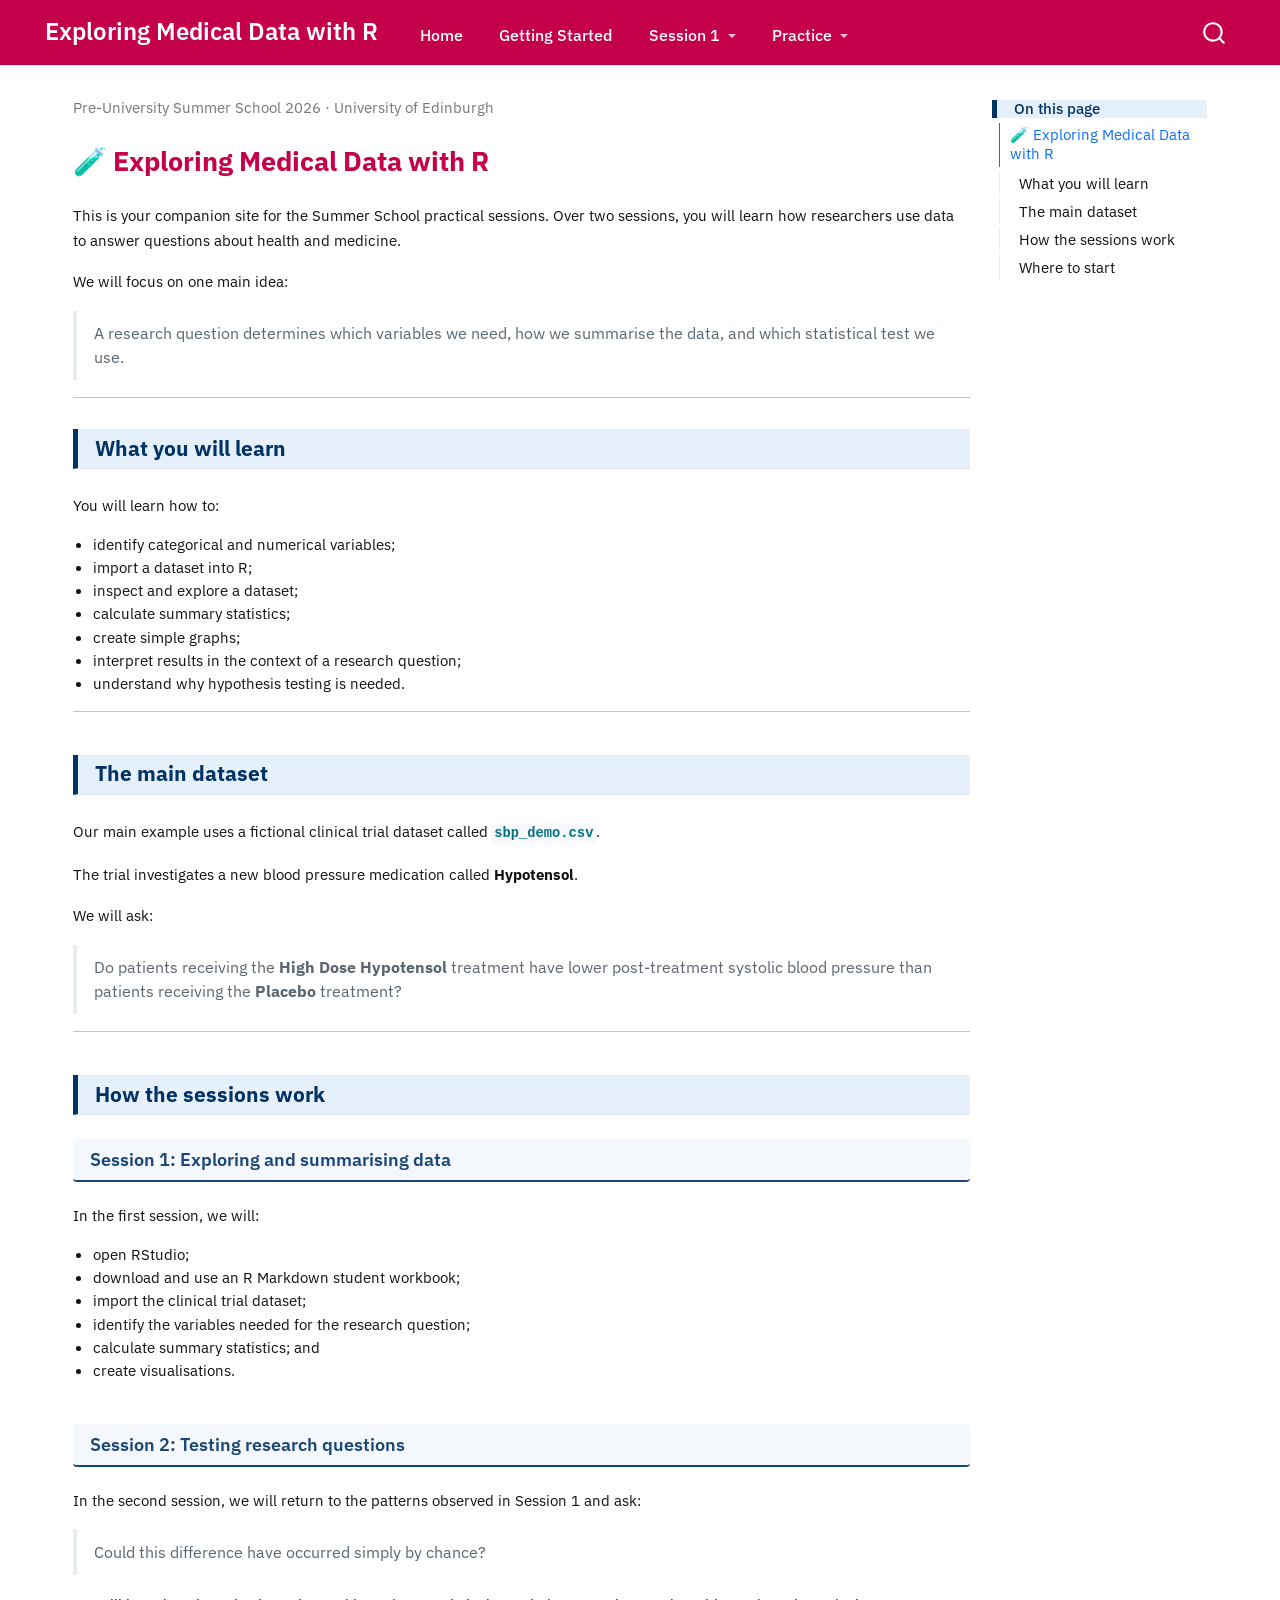
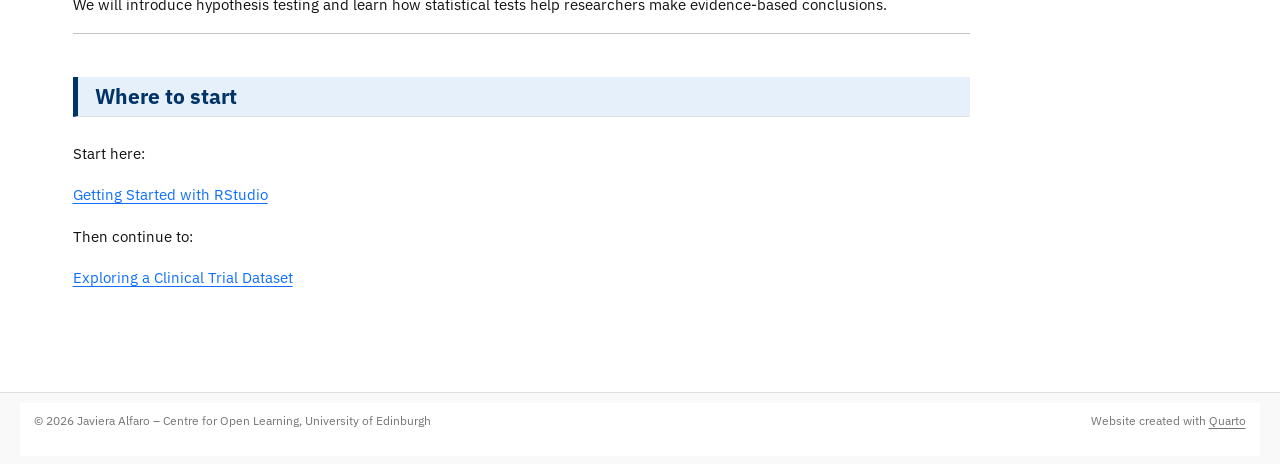
<file: docs/index.html>
<!DOCTYPE html>
<html xmlns="http://www.w3.org/1999/xhtml" lang="en" xml:lang="en"><head>

<meta charset="utf-8">
<meta name="generator" content="quarto-1.7.29">

<meta name="viewport" content="width=device-width, initial-scale=1.0, user-scalable=yes">


<title>quarto-input77909033ecdb08b1 – Exploring Medical Data with R</title>
<style>
code{white-space: pre-wrap;}
span.smallcaps{font-variant: small-caps;}
div.columns{display: flex; gap: min(4vw, 1.5em);}
div.column{flex: auto; overflow-x: auto;}
div.hanging-indent{margin-left: 1.5em; text-indent: -1.5em;}
ul.task-list{list-style: none;}
ul.task-list li input[type="checkbox"] {
  width: 0.8em;
  margin: 0 0.8em 0.2em -1em; /* quarto-specific, see https://github.com/quarto-dev/quarto-cli/issues/4556 */ 
  vertical-align: middle;
}
</style>


<script src="site_libs/quarto-nav/quarto-nav.js"></script>
<script src="site_libs/clipboard/clipboard.min.js"></script>
<script src="site_libs/quarto-search/autocomplete.umd.js"></script>
<script src="site_libs/quarto-search/fuse.min.js"></script>
<script src="site_libs/quarto-search/quarto-search.js"></script>
<meta name="quarto:offset" content="./">
<script src="site_libs/quarto-html/quarto.js" type="module"></script>
<script src="site_libs/quarto-html/tabsets/tabsets.js" type="module"></script>
<script src="site_libs/quarto-html/popper.min.js"></script>
<script src="site_libs/quarto-html/tippy.umd.min.js"></script>
<script src="site_libs/quarto-html/anchor.min.js"></script>
<link href="site_libs/quarto-html/tippy.css" rel="stylesheet">
<link href="site_libs/quarto-html/quarto-syntax-highlighting-0815c480559380816a4d1ea211a47e91.css" rel="stylesheet" id="quarto-text-highlighting-styles">
<script src="site_libs/bootstrap/bootstrap.min.js"></script>
<link href="site_libs/bootstrap/bootstrap-icons.css" rel="stylesheet">
<link href="site_libs/bootstrap/bootstrap-fca8a6032486dd4fe233f6eb4763da26.min.css" rel="stylesheet" append-hash="true" id="quarto-bootstrap" data-mode="light">
<script id="quarto-search-options" type="application/json">{
  "location": "navbar",
  "copy-button": false,
  "collapse-after": 3,
  "panel-placement": "end",
  "type": "overlay",
  "limit": 50,
  "keyboard-shortcut": [
    "f",
    "/",
    "s"
  ],
  "show-item-context": false,
  "language": {
    "search-no-results-text": "No results",
    "search-matching-documents-text": "matching documents",
    "search-copy-link-title": "Copy link to search",
    "search-hide-matches-text": "Hide additional matches",
    "search-more-match-text": "more match in this document",
    "search-more-matches-text": "more matches in this document",
    "search-clear-button-title": "Clear",
    "search-text-placeholder": "",
    "search-detached-cancel-button-title": "Cancel",
    "search-submit-button-title": "Submit",
    "search-label": "Search"
  }
}</script>
<style>

      .quarto-title-block .quarto-title-banner {
        background: none;
      }
</style>


<link rel="stylesheet" href="styles.css">
</head>

<body class="nav-fixed quarto-light">

<div id="quarto-search-results"></div>
  <header id="quarto-header" class="headroom fixed-top quarto-banner">
    <nav class="navbar navbar-expand-lg " data-bs-theme="dark">
      <div class="navbar-container container-fluid">
      <div class="navbar-brand-container mx-auto">
    <a class="navbar-brand" href="./index.html">
    <span class="navbar-title">Exploring Medical Data with R</span>
    </a>
  </div>
            <div id="quarto-search" class="" title="Search"></div>
          <button class="navbar-toggler" type="button" data-bs-toggle="collapse" data-bs-target="#navbarCollapse" aria-controls="navbarCollapse" role="menu" aria-expanded="false" aria-label="Toggle navigation" onclick="if (window.quartoToggleHeadroom) { window.quartoToggleHeadroom(); }">
  <span class="navbar-toggler-icon"></span>
</button>
          <div class="collapse navbar-collapse" id="navbarCollapse">
            <ul class="navbar-nav navbar-nav-scroll me-auto">
  <li class="nav-item">
    <a class="nav-link active" href="./index.html" aria-current="page"> 
<span class="menu-text">Home</span></a>
  </li>  
  <li class="nav-item">
    <a class="nav-link" href="./Getting_started_with_RStudio.html"> 
<span class="menu-text">Getting Started</span></a>
  </li>  
  <li class="nav-item dropdown ">
    <a class="nav-link dropdown-toggle" href="#" id="nav-menu-session-1" role="link" data-bs-toggle="dropdown" aria-expanded="false">
 <span class="menu-text">Session 1</span>
    </a>
    <ul class="dropdown-menu" aria-labelledby="nav-menu-session-1">    
        <li>
    <a class="dropdown-item" href="./Exploring_a_Clinical_Trial_Dataset.html">
 <span class="dropdown-text">Exploring a Clinical Trial Dataset</span></a>
  </li>  
        <li>
    <a class="dropdown-item" href="./Clinical_trial_summary.html">
 <span class="dropdown-text">Summary Statistics and Visualisation</span></a>
  </li>  
    </ul>
  </li>
  <li class="nav-item dropdown ">
    <a class="nav-link dropdown-toggle" href="#" id="nav-menu-practice" role="link" data-bs-toggle="dropdown" aria-expanded="false">
 <span class="menu-text">Practice</span>
    </a>
    <ul class="dropdown-menu" aria-labelledby="nav-menu-practice">    
        <li>
    <a class="dropdown-item" href="./student-templates/Session1_student_template_Clinical_Trial.Rmd">
 <span class="dropdown-text">Day 1 Student Template</span></a>
  </li>  
        <li>
    <a class="dropdown-item" href="./student-templates/Session1_do_it_yourself.Rmd">
 <span class="dropdown-text">Independent Practice</span></a>
  </li>  
    </ul>
  </li>
</ul>
          </div> <!-- /navcollapse -->
            <div class="quarto-navbar-tools">
</div>
      </div> <!-- /container-fluid -->
    </nav>
</header>
<!-- content -->
<header id="title-block-header" class="quarto-title-block"></header><div id="quarto-content" class="quarto-container page-columns page-rows-contents page-layout-full page-navbar">
<!-- sidebar -->
<!-- margin-sidebar -->
    <div id="quarto-margin-sidebar" class="sidebar margin-sidebar">
        <nav id="TOC" role="doc-toc" class="toc-active">
    <h2 id="toc-title">On this page</h2>
   
  <ul>
  <li><a href="#exploring-medical-data-with-r" id="toc-exploring-medical-data-with-r" class="nav-link active" data-scroll-target="#exploring-medical-data-with-r">🧪 Exploring Medical Data with R</a>
  <ul class="collapse">
  <li><a href="#what-you-will-learn" id="toc-what-you-will-learn" class="nav-link" data-scroll-target="#what-you-will-learn">What you will learn</a></li>
  <li><a href="#the-main-dataset" id="toc-the-main-dataset" class="nav-link" data-scroll-target="#the-main-dataset">The main dataset</a></li>
  <li><a href="#how-the-sessions-work" id="toc-how-the-sessions-work" class="nav-link" data-scroll-target="#how-the-sessions-work">How the sessions work</a>
  <ul class="collapse">
  <li><a href="#session-1-exploring-and-summarising-data" id="toc-session-1-exploring-and-summarising-data" class="nav-link" data-scroll-target="#session-1-exploring-and-summarising-data">Session 1: Exploring and summarising data</a></li>
  <li><a href="#session-2-testing-research-questions" id="toc-session-2-testing-research-questions" class="nav-link" data-scroll-target="#session-2-testing-research-questions">Session 2: Testing research questions</a></li>
  </ul></li>
  <li><a href="#where-to-start" id="toc-where-to-start" class="nav-link" data-scroll-target="#where-to-start">Where to start</a></li>
  </ul></li>
  </ul>
</nav>
    </div>
<!-- main -->
<main class="content quarto-banner-title-block column-page-left" id="quarto-document-content">




<p><span style="font-size: 0.9rem; color: #777;">Pre-University Summer School 2026 · University of Edinburgh</span></p>
<section id="exploring-medical-data-with-r" class="level1">
<h1>🧪 Exploring Medical Data with R</h1>
<p>This is your companion site for the Summer School practical sessions. Over two sessions, you will learn how researchers use data to answer questions about health and medicine.</p>
<p>We will focus on one main idea:</p>
<blockquote class="blockquote">
<p>A research question determines which variables we need, how we summarise the data, and which statistical test we use.</p>
</blockquote>
<hr>
<section id="what-you-will-learn" class="level2">
<h2 class="anchored" data-anchor-id="what-you-will-learn">What you will learn</h2>
<p>You will learn how to:</p>
<ul>
<li>identify categorical and numerical variables;</li>
<li>import a dataset into R;</li>
<li>inspect and explore a dataset;</li>
<li>calculate summary statistics;</li>
<li>create simple graphs;</li>
<li>interpret results in the context of a research question;</li>
<li>understand why hypothesis testing is needed.</li>
</ul>
<hr>
</section>
<section id="the-main-dataset" class="level2">
<h2 class="anchored" data-anchor-id="the-main-dataset">The main dataset</h2>
<p>Our main example uses a fictional clinical trial dataset called <code>sbp_demo.csv</code>.</p>
<p>The trial investigates a new blood pressure medication called <strong>Hypotensol</strong>.</p>
<p>We will ask:</p>
<blockquote class="blockquote">
<p>Do patients receiving the <strong>High Dose Hypotensol</strong> treatment have lower post-treatment systolic blood pressure than patients receiving the <strong>Placebo</strong> treatment?</p>
</blockquote>
<hr>
</section>
<section id="how-the-sessions-work" class="level2">
<h2 class="anchored" data-anchor-id="how-the-sessions-work">How the sessions work</h2>
<section id="session-1-exploring-and-summarising-data" class="level3">
<h3 class="anchored" data-anchor-id="session-1-exploring-and-summarising-data">Session 1: Exploring and summarising data</h3>
<p>In the first session, we will:</p>
<ul>
<li>open RStudio;</li>
<li>download and use an R Markdown student workbook;</li>
<li>import the clinical trial dataset;</li>
<li>identify the variables needed for the research question;</li>
<li>calculate summary statistics; and</li>
<li>create visualisations.</li>
</ul>
</section>
<section id="session-2-testing-research-questions" class="level3">
<h3 class="anchored" data-anchor-id="session-2-testing-research-questions">Session 2: Testing research questions</h3>
<p>In the second session, we will return to the patterns observed in Session 1 and ask:</p>
<blockquote class="blockquote">
<p>Could this difference have occurred simply by chance?</p>
</blockquote>
<p>We will introduce hypothesis testing and learn how statistical tests help researchers make evidence-based conclusions.</p>
<hr>
</section>
</section>
<section id="where-to-start" class="level2">
<h2 class="anchored" data-anchor-id="where-to-start">Where to start</h2>
<p>Start here:</p>
<p><strong><a href="Getting_started_with_RStudio.html">Getting Started with RStudio</a></strong></p>
<p>Then continue to:</p>
<p><strong><a href="Exploring_a_Clinical_Trial_Dataset.html">Exploring a Clinical Trial Dataset</a></strong></p>


</section>
</section>

</main> <!-- /main -->
<script id="quarto-html-after-body" type="application/javascript">
  window.document.addEventListener("DOMContentLoaded", function (event) {
    const icon = "";
    const anchorJS = new window.AnchorJS();
    anchorJS.options = {
      placement: 'right',
      icon: icon
    };
    anchorJS.add('.anchored');
    const isCodeAnnotation = (el) => {
      for (const clz of el.classList) {
        if (clz.startsWith('code-annotation-')) {                     
          return true;
        }
      }
      return false;
    }
    const onCopySuccess = function(e) {
      // button target
      const button = e.trigger;
      // don't keep focus
      button.blur();
      // flash "checked"
      button.classList.add('code-copy-button-checked');
      var currentTitle = button.getAttribute("title");
      button.setAttribute("title", "Copied!");
      let tooltip;
      if (window.bootstrap) {
        button.setAttribute("data-bs-toggle", "tooltip");
        button.setAttribute("data-bs-placement", "left");
        button.setAttribute("data-bs-title", "Copied!");
        tooltip = new bootstrap.Tooltip(button, 
          { trigger: "manual", 
            customClass: "code-copy-button-tooltip",
            offset: [0, -8]});
        tooltip.show();    
      }
      setTimeout(function() {
        if (tooltip) {
          tooltip.hide();
          button.removeAttribute("data-bs-title");
          button.removeAttribute("data-bs-toggle");
          button.removeAttribute("data-bs-placement");
        }
        button.setAttribute("title", currentTitle);
        button.classList.remove('code-copy-button-checked');
      }, 1000);
      // clear code selection
      e.clearSelection();
    }
    const getTextToCopy = function(trigger) {
        const codeEl = trigger.previousElementSibling.cloneNode(true);
        for (const childEl of codeEl.children) {
          if (isCodeAnnotation(childEl)) {
            childEl.remove();
          }
        }
        return codeEl.innerText;
    }
    const clipboard = new window.ClipboardJS('.code-copy-button:not([data-in-quarto-modal])', {
      text: getTextToCopy
    });
    clipboard.on('success', onCopySuccess);
    if (window.document.getElementById('quarto-embedded-source-code-modal')) {
      const clipboardModal = new window.ClipboardJS('.code-copy-button[data-in-quarto-modal]', {
        text: getTextToCopy,
        container: window.document.getElementById('quarto-embedded-source-code-modal')
      });
      clipboardModal.on('success', onCopySuccess);
    }
      var localhostRegex = new RegExp(/^(?:http|https):\/\/localhost\:?[0-9]*\//);
      var mailtoRegex = new RegExp(/^mailto:/);
        var filterRegex = new RegExp('/' + window.location.host + '/');
      var isInternal = (href) => {
          return filterRegex.test(href) || localhostRegex.test(href) || mailtoRegex.test(href);
      }
      // Inspect non-navigation links and adorn them if external
     var links = window.document.querySelectorAll('a[href]:not(.nav-link):not(.navbar-brand):not(.toc-action):not(.sidebar-link):not(.sidebar-item-toggle):not(.pagination-link):not(.no-external):not([aria-hidden]):not(.dropdown-item):not(.quarto-navigation-tool):not(.about-link)');
      for (var i=0; i<links.length; i++) {
        const link = links[i];
        if (!isInternal(link.href)) {
          // undo the damage that might have been done by quarto-nav.js in the case of
          // links that we want to consider external
          if (link.dataset.originalHref !== undefined) {
            link.href = link.dataset.originalHref;
          }
        }
      }
    function tippyHover(el, contentFn, onTriggerFn, onUntriggerFn) {
      const config = {
        allowHTML: true,
        maxWidth: 500,
        delay: 100,
        arrow: false,
        appendTo: function(el) {
            return el.parentElement;
        },
        interactive: true,
        interactiveBorder: 10,
        theme: 'quarto',
        placement: 'bottom-start',
      };
      if (contentFn) {
        config.content = contentFn;
      }
      if (onTriggerFn) {
        config.onTrigger = onTriggerFn;
      }
      if (onUntriggerFn) {
        config.onUntrigger = onUntriggerFn;
      }
      window.tippy(el, config); 
    }
    const noterefs = window.document.querySelectorAll('a[role="doc-noteref"]');
    for (var i=0; i<noterefs.length; i++) {
      const ref = noterefs[i];
      tippyHover(ref, function() {
        // use id or data attribute instead here
        let href = ref.getAttribute('data-footnote-href') || ref.getAttribute('href');
        try { href = new URL(href).hash; } catch {}
        const id = href.replace(/^#\/?/, "");
        const note = window.document.getElementById(id);
        if (note) {
          return note.innerHTML;
        } else {
          return "";
        }
      });
    }
    const xrefs = window.document.querySelectorAll('a.quarto-xref');
    const processXRef = (id, note) => {
      // Strip column container classes
      const stripColumnClz = (el) => {
        el.classList.remove("page-full", "page-columns");
        if (el.children) {
          for (const child of el.children) {
            stripColumnClz(child);
          }
        }
      }
      stripColumnClz(note)
      if (id === null || id.startsWith('sec-')) {
        // Special case sections, only their first couple elements
        const container = document.createElement("div");
        if (note.children && note.children.length > 2) {
          container.appendChild(note.children[0].cloneNode(true));
          for (let i = 1; i < note.children.length; i++) {
            const child = note.children[i];
            if (child.tagName === "P" && child.innerText === "") {
              continue;
            } else {
              container.appendChild(child.cloneNode(true));
              break;
            }
          }
          if (window.Quarto?.typesetMath) {
            window.Quarto.typesetMath(container);
          }
          return container.innerHTML
        } else {
          if (window.Quarto?.typesetMath) {
            window.Quarto.typesetMath(note);
          }
          return note.innerHTML;
        }
      } else {
        // Remove any anchor links if they are present
        const anchorLink = note.querySelector('a.anchorjs-link');
        if (anchorLink) {
          anchorLink.remove();
        }
        if (window.Quarto?.typesetMath) {
          window.Quarto.typesetMath(note);
        }
        if (note.classList.contains("callout")) {
          return note.outerHTML;
        } else {
          return note.innerHTML;
        }
      }
    }
    for (var i=0; i<xrefs.length; i++) {
      const xref = xrefs[i];
      tippyHover(xref, undefined, function(instance) {
        instance.disable();
        let url = xref.getAttribute('href');
        let hash = undefined; 
        if (url.startsWith('#')) {
          hash = url;
        } else {
          try { hash = new URL(url).hash; } catch {}
        }
        if (hash) {
          const id = hash.replace(/^#\/?/, "");
          const note = window.document.getElementById(id);
          if (note !== null) {
            try {
              const html = processXRef(id, note.cloneNode(true));
              instance.setContent(html);
            } finally {
              instance.enable();
              instance.show();
            }
          } else {
            // See if we can fetch this
            fetch(url.split('#')[0])
            .then(res => res.text())
            .then(html => {
              const parser = new DOMParser();
              const htmlDoc = parser.parseFromString(html, "text/html");
              const note = htmlDoc.getElementById(id);
              if (note !== null) {
                const html = processXRef(id, note);
                instance.setContent(html);
              } 
            }).finally(() => {
              instance.enable();
              instance.show();
            });
          }
        } else {
          // See if we can fetch a full url (with no hash to target)
          // This is a special case and we should probably do some content thinning / targeting
          fetch(url)
          .then(res => res.text())
          .then(html => {
            const parser = new DOMParser();
            const htmlDoc = parser.parseFromString(html, "text/html");
            const note = htmlDoc.querySelector('main.content');
            if (note !== null) {
              // This should only happen for chapter cross references
              // (since there is no id in the URL)
              // remove the first header
              if (note.children.length > 0 && note.children[0].tagName === "HEADER") {
                note.children[0].remove();
              }
              const html = processXRef(null, note);
              instance.setContent(html);
            } 
          }).finally(() => {
            instance.enable();
            instance.show();
          });
        }
      }, function(instance) {
      });
    }
        let selectedAnnoteEl;
        const selectorForAnnotation = ( cell, annotation) => {
          let cellAttr = 'data-code-cell="' + cell + '"';
          let lineAttr = 'data-code-annotation="' +  annotation + '"';
          const selector = 'span[' + cellAttr + '][' + lineAttr + ']';
          return selector;
        }
        const selectCodeLines = (annoteEl) => {
          const doc = window.document;
          const targetCell = annoteEl.getAttribute("data-target-cell");
          const targetAnnotation = annoteEl.getAttribute("data-target-annotation");
          const annoteSpan = window.document.querySelector(selectorForAnnotation(targetCell, targetAnnotation));
          const lines = annoteSpan.getAttribute("data-code-lines").split(",");
          const lineIds = lines.map((line) => {
            return targetCell + "-" + line;
          })
          let top = null;
          let height = null;
          let parent = null;
          if (lineIds.length > 0) {
              //compute the position of the single el (top and bottom and make a div)
              const el = window.document.getElementById(lineIds[0]);
              top = el.offsetTop;
              height = el.offsetHeight;
              parent = el.parentElement.parentElement;
            if (lineIds.length > 1) {
              const lastEl = window.document.getElementById(lineIds[lineIds.length - 1]);
              const bottom = lastEl.offsetTop + lastEl.offsetHeight;
              height = bottom - top;
            }
            if (top !== null && height !== null && parent !== null) {
              // cook up a div (if necessary) and position it 
              let div = window.document.getElementById("code-annotation-line-highlight");
              if (div === null) {
                div = window.document.createElement("div");
                div.setAttribute("id", "code-annotation-line-highlight");
                div.style.position = 'absolute';
                parent.appendChild(div);
              }
              div.style.top = top - 2 + "px";
              div.style.height = height + 4 + "px";
              div.style.left = 0;
              let gutterDiv = window.document.getElementById("code-annotation-line-highlight-gutter");
              if (gutterDiv === null) {
                gutterDiv = window.document.createElement("div");
                gutterDiv.setAttribute("id", "code-annotation-line-highlight-gutter");
                gutterDiv.style.position = 'absolute';
                const codeCell = window.document.getElementById(targetCell);
                const gutter = codeCell.querySelector('.code-annotation-gutter');
                gutter.appendChild(gutterDiv);
              }
              gutterDiv.style.top = top - 2 + "px";
              gutterDiv.style.height = height + 4 + "px";
            }
            selectedAnnoteEl = annoteEl;
          }
        };
        const unselectCodeLines = () => {
          const elementsIds = ["code-annotation-line-highlight", "code-annotation-line-highlight-gutter"];
          elementsIds.forEach((elId) => {
            const div = window.document.getElementById(elId);
            if (div) {
              div.remove();
            }
          });
          selectedAnnoteEl = undefined;
        };
          // Handle positioning of the toggle
      window.addEventListener(
        "resize",
        throttle(() => {
          elRect = undefined;
          if (selectedAnnoteEl) {
            selectCodeLines(selectedAnnoteEl);
          }
        }, 10)
      );
      function throttle(fn, ms) {
      let throttle = false;
      let timer;
        return (...args) => {
          if(!throttle) { // first call gets through
              fn.apply(this, args);
              throttle = true;
          } else { // all the others get throttled
              if(timer) clearTimeout(timer); // cancel #2
              timer = setTimeout(() => {
                fn.apply(this, args);
                timer = throttle = false;
              }, ms);
          }
        };
      }
        // Attach click handler to the DT
        const annoteDls = window.document.querySelectorAll('dt[data-target-cell]');
        for (const annoteDlNode of annoteDls) {
          annoteDlNode.addEventListener('click', (event) => {
            const clickedEl = event.target;
            if (clickedEl !== selectedAnnoteEl) {
              unselectCodeLines();
              const activeEl = window.document.querySelector('dt[data-target-cell].code-annotation-active');
              if (activeEl) {
                activeEl.classList.remove('code-annotation-active');
              }
              selectCodeLines(clickedEl);
              clickedEl.classList.add('code-annotation-active');
            } else {
              // Unselect the line
              unselectCodeLines();
              clickedEl.classList.remove('code-annotation-active');
            }
          });
        }
    const findCites = (el) => {
      const parentEl = el.parentElement;
      if (parentEl) {
        const cites = parentEl.dataset.cites;
        if (cites) {
          return {
            el,
            cites: cites.split(' ')
          };
        } else {
          return findCites(el.parentElement)
        }
      } else {
        return undefined;
      }
    };
    var bibliorefs = window.document.querySelectorAll('a[role="doc-biblioref"]');
    for (var i=0; i<bibliorefs.length; i++) {
      const ref = bibliorefs[i];
      const citeInfo = findCites(ref);
      if (citeInfo) {
        tippyHover(citeInfo.el, function() {
          var popup = window.document.createElement('div');
          citeInfo.cites.forEach(function(cite) {
            var citeDiv = window.document.createElement('div');
            citeDiv.classList.add('hanging-indent');
            citeDiv.classList.add('csl-entry');
            var biblioDiv = window.document.getElementById('ref-' + cite);
            if (biblioDiv) {
              citeDiv.innerHTML = biblioDiv.innerHTML;
            }
            popup.appendChild(citeDiv);
          });
          return popup.innerHTML;
        });
      }
    }
  });
  </script>
</div> <!-- /content -->
<footer class="footer">
  <div class="nav-footer">
    <div class="nav-footer-left">
<p>© 2026 Javiera Alfaro – Centre for Open Learning, University of Edinburgh</p>
</div>   
    <div class="nav-footer-center">
      &nbsp;
    </div>
    <div class="nav-footer-right">
<p>Website created with <a href="https://quarto.org">Quarto</a></p>
</div>
  </div>
</footer>




</body></html>
</file>
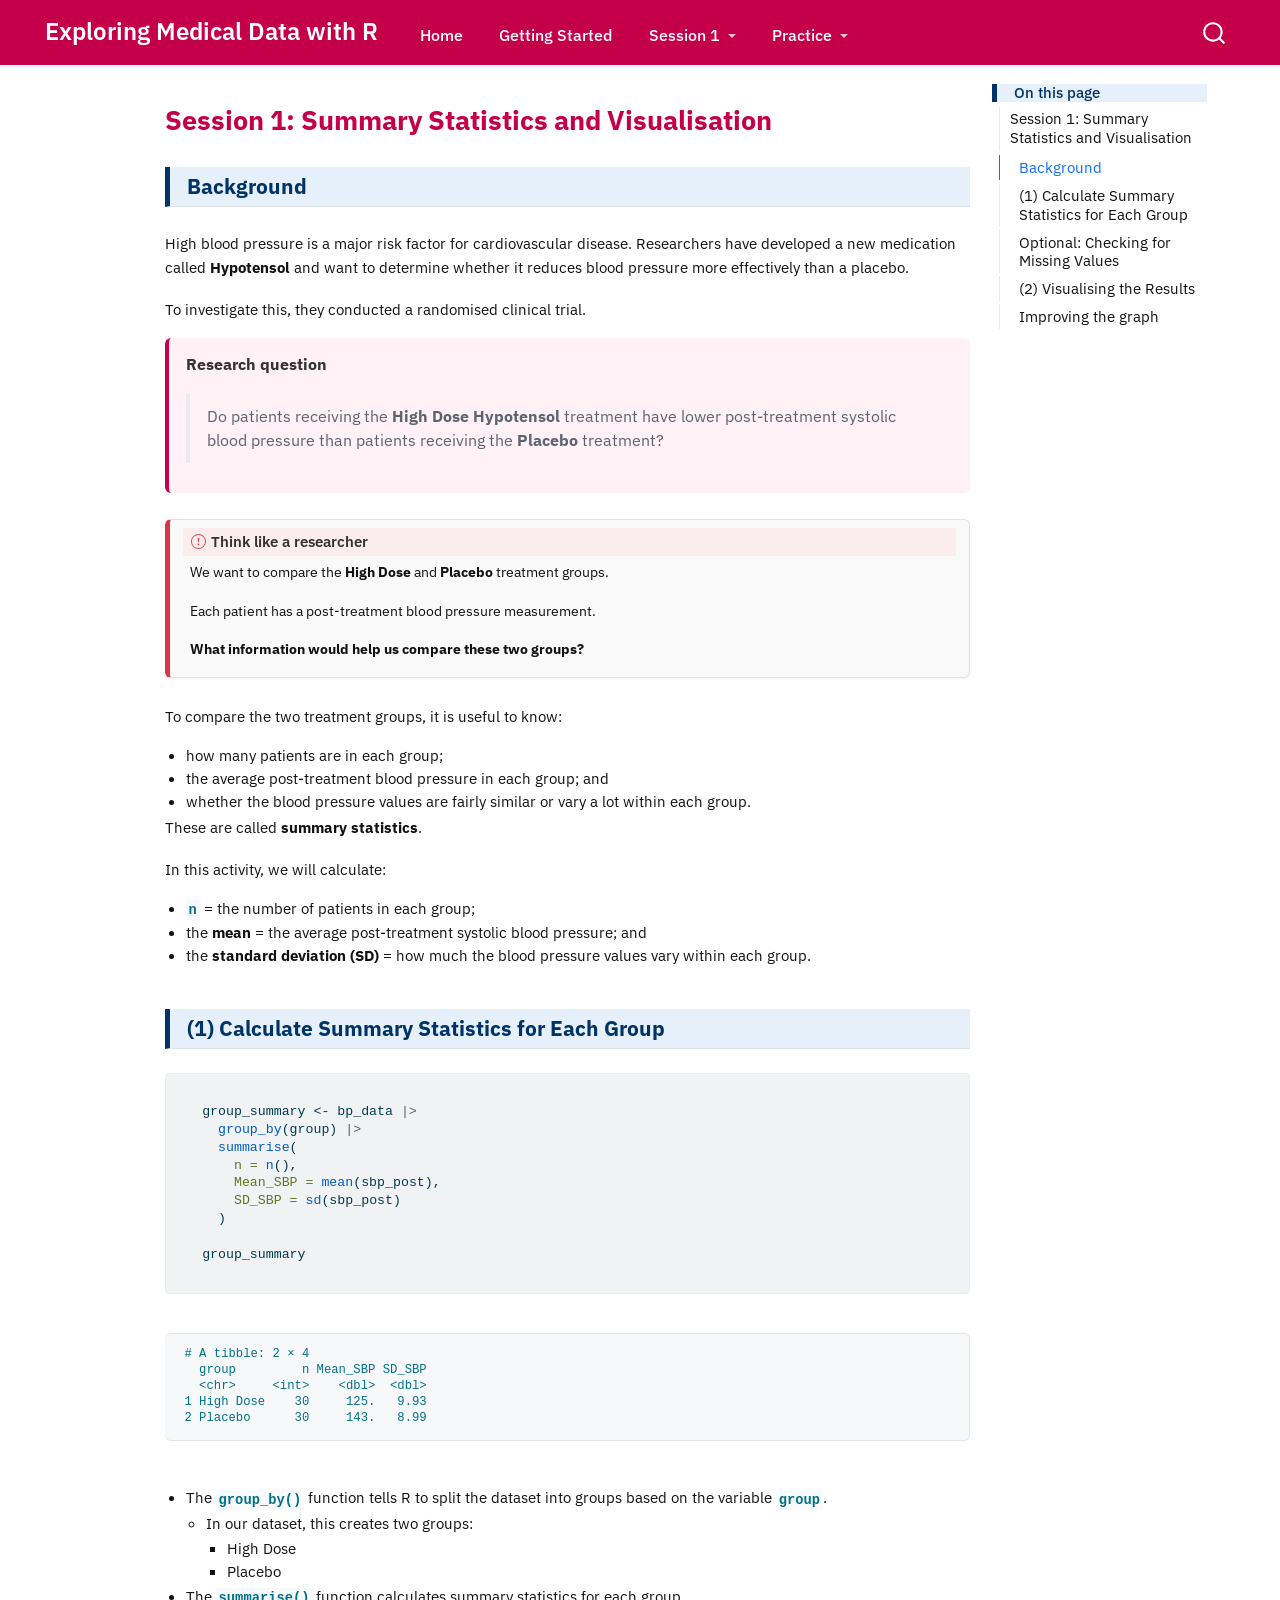
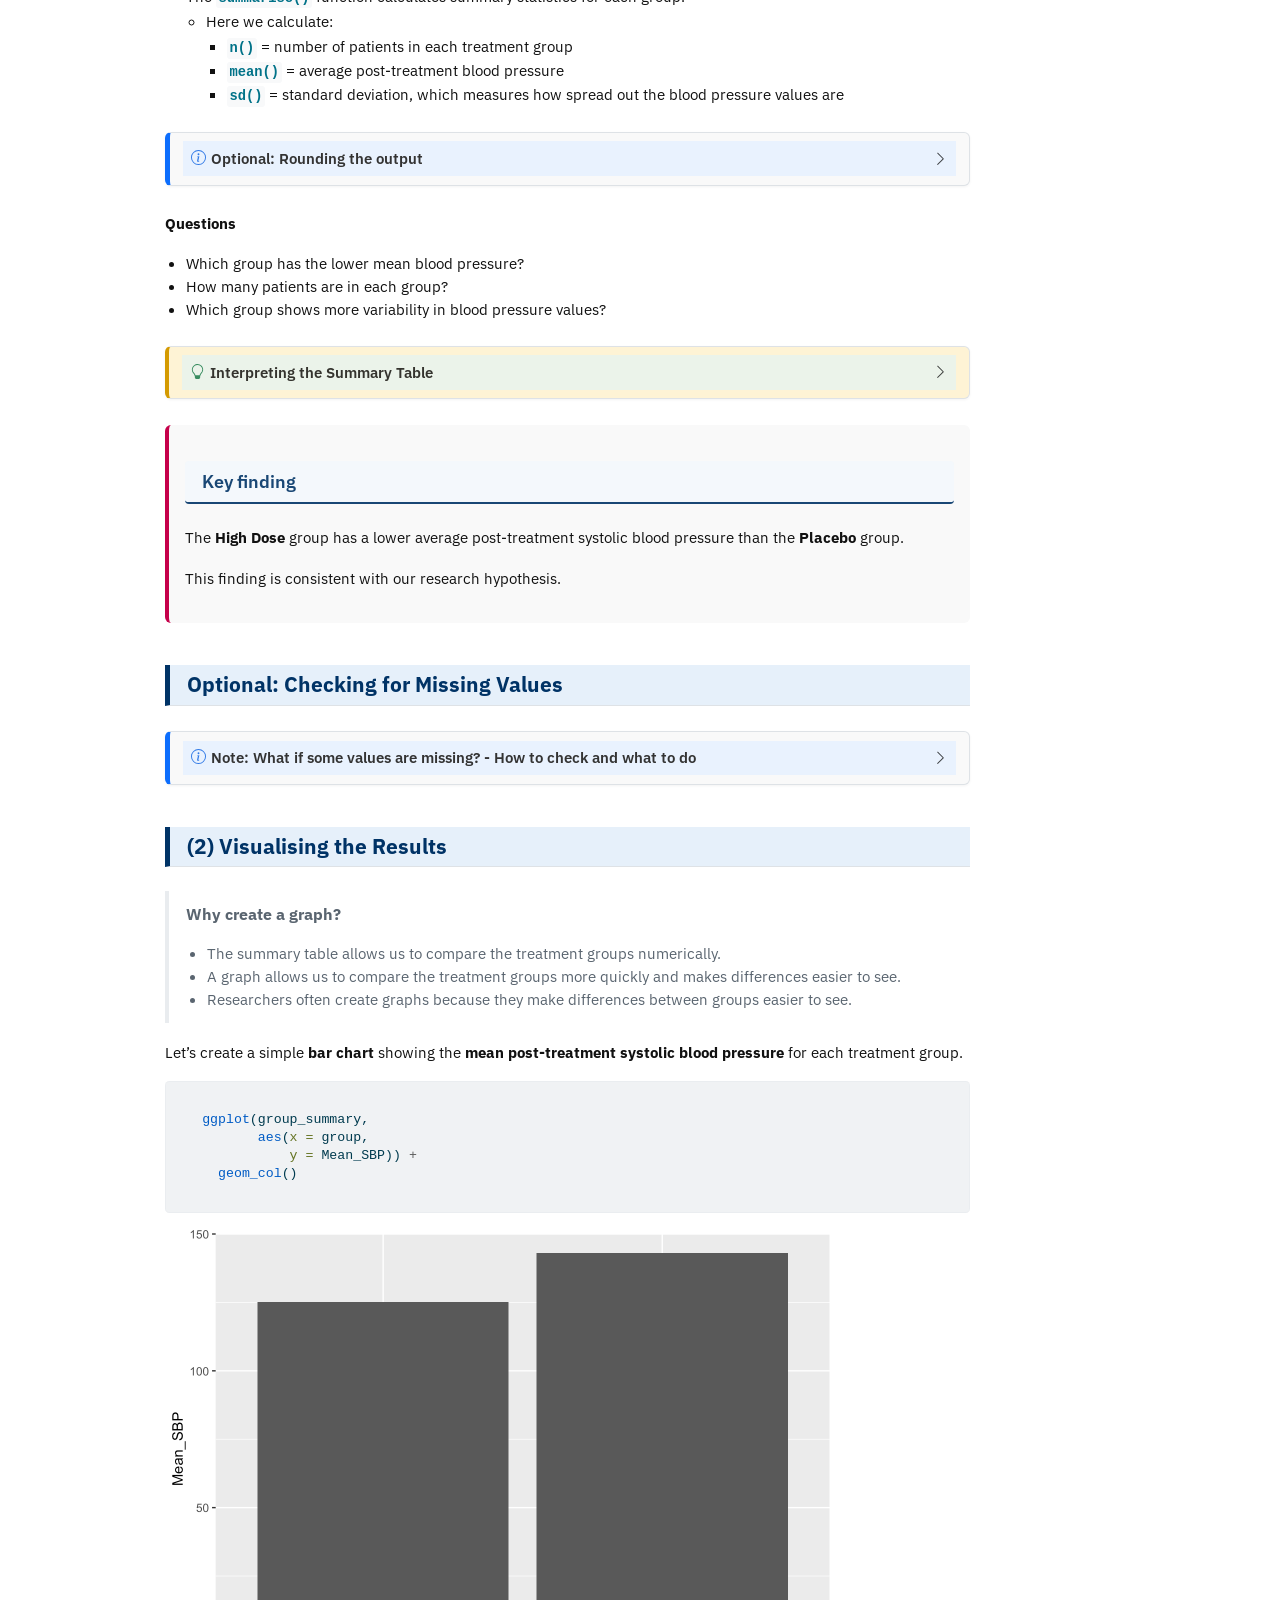
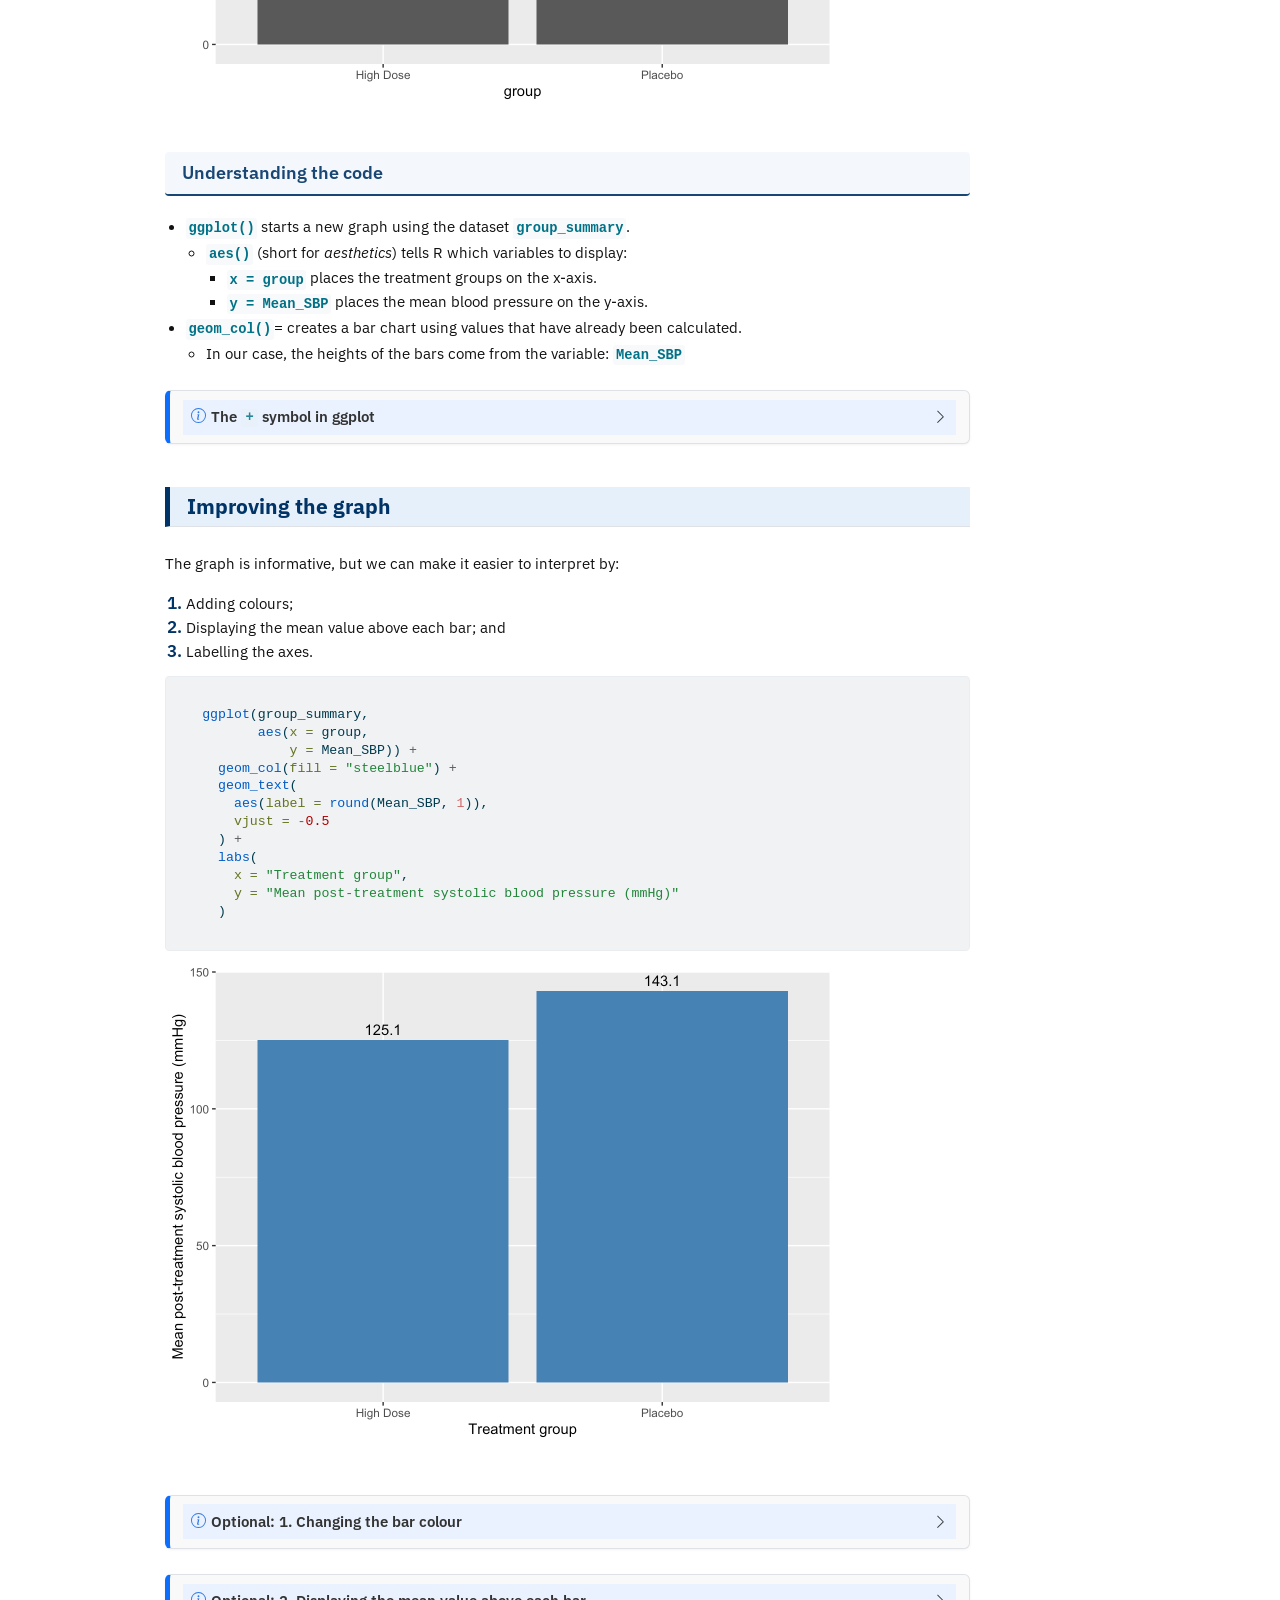
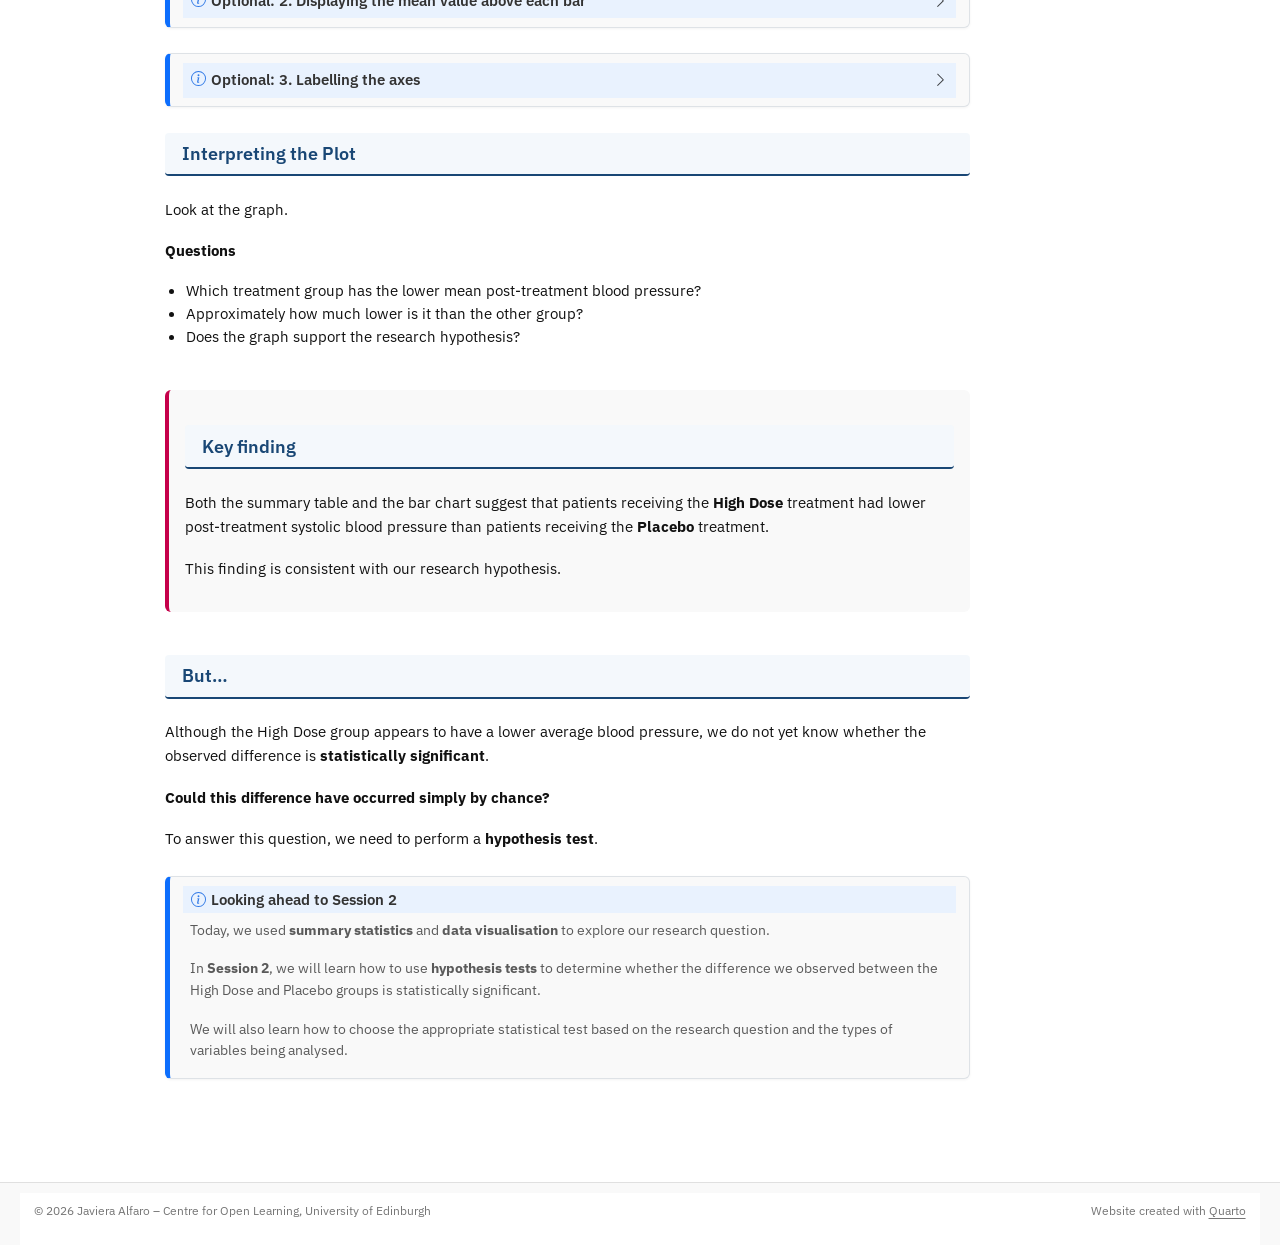
<file: docs/Clinical_trial_summary.html>
<!DOCTYPE html>
<html xmlns="http://www.w3.org/1999/xhtml" lang="en" xml:lang="en"><head>

<meta charset="utf-8">
<meta name="generator" content="quarto-1.7.29">

<meta name="viewport" content="width=device-width, initial-scale=1.0, user-scalable=yes">


<title>Exploring a Clinical Trial Dataset – Exploring Medical Data with R</title>
<style>
code{white-space: pre-wrap;}
span.smallcaps{font-variant: small-caps;}
div.columns{display: flex; gap: min(4vw, 1.5em);}
div.column{flex: auto; overflow-x: auto;}
div.hanging-indent{margin-left: 1.5em; text-indent: -1.5em;}
ul.task-list{list-style: none;}
ul.task-list li input[type="checkbox"] {
  width: 0.8em;
  margin: 0 0.8em 0.2em -1em; /* quarto-specific, see https://github.com/quarto-dev/quarto-cli/issues/4556 */ 
  vertical-align: middle;
}
/* CSS for syntax highlighting */
html { -webkit-text-size-adjust: 100%; }
pre > code.sourceCode { white-space: pre; position: relative; }
pre > code.sourceCode > span { display: inline-block; line-height: 1.25; }
pre > code.sourceCode > span:empty { height: 1.2em; }
.sourceCode { overflow: visible; }
code.sourceCode > span { color: inherit; text-decoration: inherit; }
div.sourceCode { margin: 1em 0; }
pre.sourceCode { margin: 0; }
@media screen {
div.sourceCode { overflow: auto; }
}
@media print {
pre > code.sourceCode { white-space: pre-wrap; }
pre > code.sourceCode > span { text-indent: -5em; padding-left: 5em; }
}
pre.numberSource code
  { counter-reset: source-line 0; }
pre.numberSource code > span
  { position: relative; left: -4em; counter-increment: source-line; }
pre.numberSource code > span > a:first-child::before
  { content: counter(source-line);
    position: relative; left: -1em; text-align: right; vertical-align: baseline;
    border: none; display: inline-block;
    -webkit-touch-callout: none; -webkit-user-select: none;
    -khtml-user-select: none; -moz-user-select: none;
    -ms-user-select: none; user-select: none;
    padding: 0 4px; width: 4em;
  }
pre.numberSource { margin-left: 3em;  padding-left: 4px; }
div.sourceCode
  {   }
@media screen {
pre > code.sourceCode > span > a:first-child::before { text-decoration: underline; }
}
</style>


<script src="site_libs/quarto-nav/quarto-nav.js"></script>
<script src="site_libs/clipboard/clipboard.min.js"></script>
<script src="site_libs/quarto-search/autocomplete.umd.js"></script>
<script src="site_libs/quarto-search/fuse.min.js"></script>
<script src="site_libs/quarto-search/quarto-search.js"></script>
<meta name="quarto:offset" content="./">
<script src="site_libs/quarto-html/quarto.js" type="module"></script>
<script src="site_libs/quarto-html/tabsets/tabsets.js" type="module"></script>
<script src="site_libs/quarto-html/popper.min.js"></script>
<script src="site_libs/quarto-html/tippy.umd.min.js"></script>
<script src="site_libs/quarto-html/anchor.min.js"></script>
<link href="site_libs/quarto-html/tippy.css" rel="stylesheet">
<link href="site_libs/quarto-html/quarto-syntax-highlighting-0815c480559380816a4d1ea211a47e91.css" rel="stylesheet" id="quarto-text-highlighting-styles">
<script src="site_libs/bootstrap/bootstrap.min.js"></script>
<link href="site_libs/bootstrap/bootstrap-icons.css" rel="stylesheet">
<link href="site_libs/bootstrap/bootstrap-e47d50400b1455186ae4c97c77aa5668.min.css" rel="stylesheet" append-hash="true" id="quarto-bootstrap" data-mode="light">
<script id="quarto-search-options" type="application/json">{
  "location": "navbar",
  "copy-button": false,
  "collapse-after": 3,
  "panel-placement": "end",
  "type": "overlay",
  "limit": 50,
  "keyboard-shortcut": [
    "f",
    "/",
    "s"
  ],
  "show-item-context": false,
  "language": {
    "search-no-results-text": "No results",
    "search-matching-documents-text": "matching documents",
    "search-copy-link-title": "Copy link to search",
    "search-hide-matches-text": "Hide additional matches",
    "search-more-match-text": "more match in this document",
    "search-more-matches-text": "more matches in this document",
    "search-clear-button-title": "Clear",
    "search-text-placeholder": "",
    "search-detached-cancel-button-title": "Cancel",
    "search-submit-button-title": "Submit",
    "search-label": "Search"
  }
}</script>


<link rel="stylesheet" href="styles.css">
</head>

<body class="nav-fixed quarto-light">

<div id="quarto-search-results"></div>
  <header id="quarto-header" class="headroom fixed-top">
    <nav class="navbar navbar-expand-lg " data-bs-theme="dark">
      <div class="navbar-container container-fluid">
      <div class="navbar-brand-container mx-auto">
    <a class="navbar-brand" href="./index.html">
    <span class="navbar-title">Exploring Medical Data with R</span>
    </a>
  </div>
            <div id="quarto-search" class="" title="Search"></div>
          <button class="navbar-toggler" type="button" data-bs-toggle="collapse" data-bs-target="#navbarCollapse" aria-controls="navbarCollapse" role="menu" aria-expanded="false" aria-label="Toggle navigation" onclick="if (window.quartoToggleHeadroom) { window.quartoToggleHeadroom(); }">
  <span class="navbar-toggler-icon"></span>
</button>
          <div class="collapse navbar-collapse" id="navbarCollapse">
            <ul class="navbar-nav navbar-nav-scroll me-auto">
  <li class="nav-item">
    <a class="nav-link" href="./index.html"> 
<span class="menu-text">Home</span></a>
  </li>  
  <li class="nav-item">
    <a class="nav-link" href="./Getting_started_with_RStudio.html"> 
<span class="menu-text">Getting Started</span></a>
  </li>  
  <li class="nav-item dropdown ">
    <a class="nav-link dropdown-toggle" href="#" id="nav-menu-session-1" role="link" data-bs-toggle="dropdown" aria-expanded="false">
 <span class="menu-text">Session 1</span>
    </a>
    <ul class="dropdown-menu" aria-labelledby="nav-menu-session-1">    
        <li>
    <a class="dropdown-item" href="./Exploring_a_Clinical_Trial_Dataset.html">
 <span class="dropdown-text">Exploring a Clinical Trial Dataset</span></a>
  </li>  
        <li>
    <a class="dropdown-item" href="./Clinical_trial_summary.html">
 <span class="dropdown-text">Summary Statistics and Visualisation</span></a>
  </li>  
    </ul>
  </li>
  <li class="nav-item dropdown ">
    <a class="nav-link dropdown-toggle" href="#" id="nav-menu-practice" role="link" data-bs-toggle="dropdown" aria-expanded="false">
 <span class="menu-text">Practice</span>
    </a>
    <ul class="dropdown-menu" aria-labelledby="nav-menu-practice">    
        <li>
    <a class="dropdown-item" href="./student-templates/Session1_student_template_Clinical_Trial.Rmd">
 <span class="dropdown-text">Day 1 Student Template</span></a>
  </li>  
        <li>
    <a class="dropdown-item" href="./student-templates/Session1_do_it_yourself.Rmd">
 <span class="dropdown-text">Independent Practice</span></a>
  </li>  
    </ul>
  </li>
</ul>
          </div> <!-- /navcollapse -->
            <div class="quarto-navbar-tools">
</div>
      </div> <!-- /container-fluid -->
    </nav>
</header>
<!-- content -->
<div id="quarto-content" class="quarto-container page-columns page-rows-contents page-layout-article page-navbar">
<!-- sidebar -->
<!-- margin-sidebar -->
    <div id="quarto-margin-sidebar" class="sidebar margin-sidebar">
        <nav id="TOC" role="doc-toc" class="toc-active">
    <h2 id="toc-title">On this page</h2>
   
  <ul>
  <li><a href="#session-1-summary-statistics-and-visualisation" id="toc-session-1-summary-statistics-and-visualisation" class="nav-link active" data-scroll-target="#session-1-summary-statistics-and-visualisation">Session 1: Summary Statistics and Visualisation</a>
  <ul class="collapse">
  <li><a href="#background" id="toc-background" class="nav-link" data-scroll-target="#background">Background</a></li>
  <li><a href="#calculate-summary-statistics-for-each-group" id="toc-calculate-summary-statistics-for-each-group" class="nav-link" data-scroll-target="#calculate-summary-statistics-for-each-group">(1) Calculate Summary Statistics for Each Group</a>
  <ul class="collapse">
  <li><a href="#key-finding" id="toc-key-finding" class="nav-link" data-scroll-target="#key-finding">Key finding</a></li>
  </ul></li>
  <li><a href="#optional-checking-for-missing-values" id="toc-optional-checking-for-missing-values" class="nav-link" data-scroll-target="#optional-checking-for-missing-values">Optional: Checking for Missing Values</a></li>
  <li><a href="#visualising-the-results" id="toc-visualising-the-results" class="nav-link" data-scroll-target="#visualising-the-results">(2) Visualising the Results</a>
  <ul class="collapse">
  <li><a href="#understanding-the-code" id="toc-understanding-the-code" class="nav-link" data-scroll-target="#understanding-the-code">Understanding the code</a></li>
  </ul></li>
  <li><a href="#improving-the-graph" id="toc-improving-the-graph" class="nav-link" data-scroll-target="#improving-the-graph">Improving the graph</a>
  <ul class="collapse">
  <li><a href="#interpreting-the-plot" id="toc-interpreting-the-plot" class="nav-link" data-scroll-target="#interpreting-the-plot">Interpreting the Plot</a></li>
  <li><a href="#key-finding-1" id="toc-key-finding-1" class="nav-link" data-scroll-target="#key-finding-1">Key finding</a></li>
  <li><a href="#but" id="toc-but" class="nav-link" data-scroll-target="#but">But…</a></li>
  </ul></li>
  </ul></li>
  </ul>
</nav>
    </div>
<!-- main -->
<main class="content" id="quarto-document-content">

<header id="title-block-header" class="quarto-title-block default">
<div class="quarto-title">
<h1 class="title">Exploring a Clinical Trial Dataset</h1>
<p class="subtitle lead">Session 1: Summary Statistics and Visualisation</p>
</div>



<div class="quarto-title-meta">

    
  
    
  </div>
  


</header>


<section id="session-1-summary-statistics-and-visualisation" class="level1">
<h1>Session 1: Summary Statistics and Visualisation</h1>
<section id="background" class="level2">
<h2 class="anchored" data-anchor-id="background">Background</h2>
<p>High blood pressure is a major risk factor for cardiovascular disease. Researchers have developed a new medication called <strong>Hypotensol</strong> and want to determine whether it reduces blood pressure more effectively than a placebo.</p>
<p>To investigate this, they conducted a randomised clinical trial.</p>
<div class="highlight">
<p><strong>Research question</strong></p>
<blockquote class="blockquote">
<p>Do patients receiving the <strong>High Dose Hypotensol</strong> treatment have lower post-treatment systolic blood pressure than patients receiving the <strong>Placebo</strong> treatment?</p>
</blockquote>
</div>
<div class="callout callout-style-default callout-important callout-titled">
<div class="callout-header d-flex align-content-center">
<div class="callout-icon-container">
<i class="callout-icon"></i>
</div>
<div class="callout-title-container flex-fill">
Think like a researcher
</div>
</div>
<div class="callout-body-container callout-body">
<p>We want to compare the <strong>High Dose</strong> and <strong>Placebo</strong> treatment groups.</p>
<p>Each patient has a post-treatment blood pressure measurement.</p>
<p><strong>What information would help us compare these two groups?</strong></p>
</div>
</div>
<p>To compare the two treatment groups, it is useful to know:</p>
<ul>
<li>how many patients are in each group;</li>
<li>the average post-treatment blood pressure in each group; and</li>
<li>whether the blood pressure values are fairly similar or vary a lot within each group.</li>
</ul>
<p>These are called <strong>summary statistics</strong>.</p>
<p>In this activity, we will calculate:</p>
<ul>
<li><strong><code>n</code></strong> = the number of patients in each group;</li>
<li>the <strong>mean</strong> = the average post-treatment systolic blood pressure; and</li>
<li>the <strong>standard deviation (SD)</strong> = how much the blood pressure values vary within each group.</li>
</ul>
</section>
<section id="calculate-summary-statistics-for-each-group" class="level2">
<h2 class="anchored" data-anchor-id="calculate-summary-statistics-for-each-group">(1) Calculate Summary Statistics for Each Group</h2>
<div class="cell">
<div class="sourceCode cell-code" id="cb1"><pre class="sourceCode r code-with-copy"><code class="sourceCode r"><span id="cb1-1"><a href="#cb1-1" aria-hidden="true" tabindex="-1"></a>group_summary <span class="ot">&lt;-</span> bp_data <span class="sc">|&gt;</span></span>
<span id="cb1-2"><a href="#cb1-2" aria-hidden="true" tabindex="-1"></a>  <span class="fu">group_by</span>(group) <span class="sc">|&gt;</span></span>
<span id="cb1-3"><a href="#cb1-3" aria-hidden="true" tabindex="-1"></a>  <span class="fu">summarise</span>(</span>
<span id="cb1-4"><a href="#cb1-4" aria-hidden="true" tabindex="-1"></a>    <span class="at">n =</span> <span class="fu">n</span>(),</span>
<span id="cb1-5"><a href="#cb1-5" aria-hidden="true" tabindex="-1"></a>    <span class="at">Mean_SBP =</span> <span class="fu">mean</span>(sbp_post),</span>
<span id="cb1-6"><a href="#cb1-6" aria-hidden="true" tabindex="-1"></a>    <span class="at">SD_SBP =</span> <span class="fu">sd</span>(sbp_post)</span>
<span id="cb1-7"><a href="#cb1-7" aria-hidden="true" tabindex="-1"></a>  )</span>
<span id="cb1-8"><a href="#cb1-8" aria-hidden="true" tabindex="-1"></a></span>
<span id="cb1-9"><a href="#cb1-9" aria-hidden="true" tabindex="-1"></a>group_summary</span></code><button title="Copy to Clipboard" class="code-copy-button"><i class="bi"></i></button></pre></div>
<div class="cell-output cell-output-stdout">
<pre><code># A tibble: 2 × 4
  group         n Mean_SBP SD_SBP
  &lt;chr&gt;     &lt;int&gt;    &lt;dbl&gt;  &lt;dbl&gt;
1 High Dose    30     125.   9.93
2 Placebo      30     143.   8.99</code></pre>
</div>
</div>
<ul>
<li><p>The <code>group_by()</code> function tells R to split the dataset into groups based on the variable <code>group</code>.</p>
<ul>
<li><p>In our dataset, this creates two groups:</p>
<ul>
<li><p>High Dose</p></li>
<li><p>Placebo</p></li>
</ul></li>
</ul></li>
<li><p>The <code>summarise()</code> function calculates summary statistics for each group.</p>
<ul>
<li>Here we calculate:
<ul>
<li><code>n()</code> = number of patients in each treatment group</li>
<li><code>mean()</code> = average post-treatment blood pressure</li>
<li><code>sd()</code> = standard deviation, which measures how spread out the blood pressure values are</li>
</ul></li>
</ul></li>
</ul>
<div class="callout callout-style-default callout-note callout-titled">
<div class="callout-header d-flex align-content-center" data-bs-toggle="collapse" data-bs-target=".callout-2-contents" aria-controls="callout-2" aria-expanded="false" aria-label="Toggle callout">
<div class="callout-icon-container">
<i class="callout-icon"></i>
</div>
<div class="callout-title-container flex-fill">
Optional: Rounding the output
</div>
<div class="callout-btn-toggle d-inline-block border-0 py-1 ps-1 pe-0 float-end"><i class="callout-toggle"></i></div>
</div>
<div id="callout-2" class="callout-2-contents callout-collapse collapse">
<div class="callout-body-container callout-body">
<p>By default, R displays several decimal places.</p>
<p>To make the summary table easier to read, we can use the <code>round()</code> function.</p>
<p>For example:</p>
<div class="cell">
<div class="sourceCode cell-code" id="cb3"><pre class="sourceCode r code-with-copy"><code class="sourceCode r"><span id="cb3-1"><a href="#cb3-1" aria-hidden="true" tabindex="-1"></a>group_summary <span class="ot">&lt;-</span> bp_data <span class="sc">|&gt;</span></span>
<span id="cb3-2"><a href="#cb3-2" aria-hidden="true" tabindex="-1"></a>  <span class="fu">group_by</span>(group) <span class="sc">|&gt;</span></span>
<span id="cb3-3"><a href="#cb3-3" aria-hidden="true" tabindex="-1"></a>  <span class="fu">summarise</span>(</span>
<span id="cb3-4"><a href="#cb3-4" aria-hidden="true" tabindex="-1"></a>    <span class="at">n =</span> <span class="fu">n</span>(),</span>
<span id="cb3-5"><a href="#cb3-5" aria-hidden="true" tabindex="-1"></a>    <span class="at">Mean_SBP =</span> <span class="fu">round</span>(<span class="fu">mean</span>(sbp_post), <span class="dv">1</span>),</span>
<span id="cb3-6"><a href="#cb3-6" aria-hidden="true" tabindex="-1"></a>    <span class="at">SD_SBP =</span> <span class="fu">round</span>(<span class="fu">sd</span>(sbp_post), <span class="dv">1</span>)</span>
<span id="cb3-7"><a href="#cb3-7" aria-hidden="true" tabindex="-1"></a>  )</span>
<span id="cb3-8"><a href="#cb3-8" aria-hidden="true" tabindex="-1"></a></span>
<span id="cb3-9"><a href="#cb3-9" aria-hidden="true" tabindex="-1"></a>group_summary</span></code><button title="Copy to Clipboard" class="code-copy-button"><i class="bi"></i></button></pre></div>
<div class="cell-output cell-output-stdout">
<pre><code># A tibble: 2 × 4
  group         n Mean_SBP SD_SBP
  &lt;chr&gt;     &lt;int&gt;    &lt;dbl&gt;  &lt;dbl&gt;
1 High Dose    30     125.    9.9
2 Placebo      30     143.    9  </code></pre>
</div>
</div>
<p>The <code>round(x, 1)</code> function rounds a number to <strong>one decimal place</strong>.</p>
<p>For example:</p>
<ul>
<li><code>125.12345</code> becomes <code>125.1</code></li>
<li><code>8.6789</code> becomes <code>8.7</code></li>
</ul>
</div>
</div>
</div>
<p><strong>Questions</strong></p>
<ul>
<li><p>Which group has the lower mean blood pressure?</p></li>
<li><p>How many patients are in each group?</p></li>
<li><p>Which group shows more variability in blood pressure values?</p></li>
</ul>
<div class="callout callout-style-default callout-tip callout-titled">
<div class="callout-header d-flex align-content-center" data-bs-toggle="collapse" data-bs-target=".callout-3-contents" aria-controls="callout-3" aria-expanded="false" aria-label="Toggle callout">
<div class="callout-icon-container">
<i class="callout-icon"></i>
</div>
<div class="callout-title-container flex-fill">
Interpreting the Summary Table
</div>
<div class="callout-btn-toggle d-inline-block border-0 py-1 ps-1 pe-0 float-end"><i class="callout-toggle"></i></div>
</div>
<div id="callout-3" class="callout-3-contents callout-collapse collapse">
<div class="callout-body-container callout-body">
<p>The summary table contains three useful pieces of information.</p>
<ul>
<li><p><strong><code>n</code></strong> tells us how many patients are in each treatment group.</p></li>
<li><p><strong><code>Mean_SBP</code></strong> tells us the average post-treatment systolic blood pressure for each group.</p></li>
<li><p><strong><code>SD_SBP</code></strong> (standard deviation) tells us how much the blood pressure values vary within each group. A smaller SD indicates that patients have more similar blood pressure values, whereas a larger SD indicates greater variation.</p></li>
</ul>
</div>
</div>
</div>
<section id="key-finding" class="level3 result-box">
<h3 class="anchored" data-anchor-id="key-finding">Key finding</h3>
<p>The <strong>High Dose</strong> group has a lower average post-treatment systolic blood pressure than the <strong>Placebo</strong> group.</p>
<p>This finding is consistent with our research hypothesis.</p>
</section>
</section>
<section id="optional-checking-for-missing-values" class="level2">
<h2 class="anchored" data-anchor-id="optional-checking-for-missing-values">Optional: Checking for Missing Values</h2>
<div class="callout callout-style-default callout-note callout-titled">
<div class="callout-header d-flex align-content-center" data-bs-toggle="collapse" data-bs-target=".callout-4-contents" aria-controls="callout-4" aria-expanded="false" aria-label="Toggle callout">
<div class="callout-icon-container">
<i class="callout-icon"></i>
</div>
<div class="callout-title-container flex-fill">
Note: What if some values are missing? - How to check and what to do
</div>
<div class="callout-btn-toggle d-inline-block border-0 py-1 ps-1 pe-0 float-end"><i class="callout-toggle"></i></div>
</div>
<div id="callout-4" class="callout-4-contents callout-collapse collapse">
<div class="callout-body-container callout-body">
<p>Before calculating statistics, researchers should check whether a variable contains missing values. Missing information can affect the results of an analysis.</p>
<p>In R, missing values are shown as <code>NA</code>.</p>
<p>To check whether <code>sbp_post</code> contains missing values, we can use:</p>
<div class="cell">
<div class="sourceCode cell-code" id="cb5"><pre class="sourceCode r code-with-copy"><code class="sourceCode r"><span id="cb5-1"><a href="#cb5-1" aria-hidden="true" tabindex="-1"></a><span class="fu">sum</span>(<span class="fu">is.na</span>(data<span class="sc">$</span>sbp_post))</span></code><button title="Copy to Clipboard" class="code-copy-button"><i class="bi"></i></button></pre></div>
<div class="cell-output cell-output-stdout">
<pre><code>[1] 0</code></pre>
</div>
</div>
<p>If the result is <code>0</code>, there are no missing values in this variable.</p>
<p>If a variable does contain missing values, many R functions allow us to ignore them using <code>na.rm = TRUE</code>.</p>
<p>For example:</p>
<div class="cell">
<div class="sourceCode cell-code" id="cb7"><pre class="sourceCode r code-with-copy"><code class="sourceCode r"><span id="cb7-1"><a href="#cb7-1" aria-hidden="true" tabindex="-1"></a><span class="fu">mean</span>(data<span class="sc">$</span>sbp_post, <span class="at">na.rm =</span> <span class="cn">TRUE</span>)</span></code><button title="Copy to Clipboard" class="code-copy-button"><i class="bi"></i></button></pre></div>
<div class="cell-output cell-output-stdout">
<pre><code>[1] 134.0111</code></pre>
</div>
</div>
<p>This tells R:</p>
<blockquote class="blockquote">
<p>Calculate the mean after removing missing values.</p>
</blockquote>
</div>
</div>
</div>
</section>
<section id="visualising-the-results" class="level2">
<h2 class="anchored" data-anchor-id="visualising-the-results">(2) Visualising the Results</h2>
<blockquote class="blockquote">
<p><strong>Why create a graph?</strong></p>
<ul>
<li><p>The summary table allows us to compare the treatment groups numerically.</p></li>
<li><p>A graph allows us to compare the treatment groups more quickly and makes differences easier to see.</p></li>
<li><p>Researchers often create graphs because they make differences between groups easier to see.</p></li>
</ul>
</blockquote>
<p>Let’s create a simple <strong>bar chart</strong> showing the <strong>mean post-treatment systolic blood pressure</strong> for each treatment group.</p>
<div class="cell">
<div class="sourceCode cell-code" id="cb9"><pre class="sourceCode r code-with-copy"><code class="sourceCode r"><span id="cb9-1"><a href="#cb9-1" aria-hidden="true" tabindex="-1"></a><span class="fu">ggplot</span>(group_summary,</span>
<span id="cb9-2"><a href="#cb9-2" aria-hidden="true" tabindex="-1"></a>       <span class="fu">aes</span>(<span class="at">x =</span> group,</span>
<span id="cb9-3"><a href="#cb9-3" aria-hidden="true" tabindex="-1"></a>           <span class="at">y =</span> Mean_SBP)) <span class="sc">+</span></span>
<span id="cb9-4"><a href="#cb9-4" aria-hidden="true" tabindex="-1"></a>  <span class="fu">geom_col</span>()</span></code><button title="Copy to Clipboard" class="code-copy-button"><i class="bi"></i></button></pre></div>
<div class="cell-output-display">
<div>
<figure class="figure">
<p><img src="Clinical_trial_summary_files/figure-html/unnamed-chunk-5-1.png" class="img-fluid figure-img" width="672"></p>
</figure>
</div>
</div>
</div>
<section id="understanding-the-code" class="level3">
<h3 class="anchored" data-anchor-id="understanding-the-code">Understanding the code</h3>
<ul>
<li><p><code>ggplot()</code> starts a new graph using the dataset <code>group_summary</code>.</p>
<ul>
<li><p><code>aes()</code> (short for <em>aesthetics</em>) tells R which variables to display:</p>
<ul>
<li><p><code>x = group</code> places the treatment groups on the x-axis.</p></li>
<li><p><code>y = Mean_SBP</code> places the mean blood pressure on the y-axis.</p></li>
</ul></li>
</ul></li>
<li><p><code>geom_col()</code>= creates a bar chart using values that have already been calculated.</p>
<ul>
<li>In our case, the heights of the bars come from the variable: <code>Mean_SBP</code></li>
</ul></li>
</ul>
<div class="callout callout-style-default callout-note callout-titled">
<div class="callout-header d-flex align-content-center" data-bs-toggle="collapse" data-bs-target=".callout-5-contents" aria-controls="callout-5" aria-expanded="false" aria-label="Toggle callout">
<div class="callout-icon-container">
<i class="callout-icon"></i>
</div>
<div class="callout-title-container flex-fill">
The <code>+</code> symbol in ggplot
</div>
<div class="callout-btn-toggle d-inline-block border-0 py-1 ps-1 pe-0 float-end"><i class="callout-toggle"></i></div>
</div>
<div id="callout-5" class="callout-5-contents callout-collapse collapse">
<div class="callout-body-container callout-body">
<p>Unlike many R functions, graphs are built one layer at a time.</p>
<p>The <code>+</code> symbol tells R to <strong>add another layer</strong> to the graph.</p>
<p>For example:</p>
<ul>
<li><code>geom_col()</code> adds the bars.</li>
<li><code>geom_text()</code> adds the labels.</li>
<li><code>labs()</code> adds the axis titles.</li>
</ul>
<p>You can think of <code>+</code> as meaning <strong>“and then add…”</strong>.</p>
</div>
</div>
</div>
</section>
</section>
<section id="improving-the-graph" class="level2">
<h2 class="anchored" data-anchor-id="improving-the-graph">Improving the graph</h2>
<p>The graph is informative, but we can make it easier to interpret by:</p>
<ol type="1">
<li><p>Adding colours;</p></li>
<li><p>Displaying the mean value above each bar; and</p></li>
<li><p>Labelling the axes.</p></li>
</ol>
<div class="cell">
<div class="sourceCode cell-code" id="cb10"><pre class="sourceCode r code-with-copy"><code class="sourceCode r"><span id="cb10-1"><a href="#cb10-1" aria-hidden="true" tabindex="-1"></a><span class="fu">ggplot</span>(group_summary,</span>
<span id="cb10-2"><a href="#cb10-2" aria-hidden="true" tabindex="-1"></a>       <span class="fu">aes</span>(<span class="at">x =</span> group,</span>
<span id="cb10-3"><a href="#cb10-3" aria-hidden="true" tabindex="-1"></a>           <span class="at">y =</span> Mean_SBP)) <span class="sc">+</span></span>
<span id="cb10-4"><a href="#cb10-4" aria-hidden="true" tabindex="-1"></a>  <span class="fu">geom_col</span>(<span class="at">fill =</span> <span class="st">"steelblue"</span>) <span class="sc">+</span></span>
<span id="cb10-5"><a href="#cb10-5" aria-hidden="true" tabindex="-1"></a>  <span class="fu">geom_text</span>(</span>
<span id="cb10-6"><a href="#cb10-6" aria-hidden="true" tabindex="-1"></a>    <span class="fu">aes</span>(<span class="at">label =</span> <span class="fu">round</span>(Mean_SBP, <span class="dv">1</span>)),</span>
<span id="cb10-7"><a href="#cb10-7" aria-hidden="true" tabindex="-1"></a>    <span class="at">vjust =</span> <span class="sc">-</span><span class="fl">0.5</span></span>
<span id="cb10-8"><a href="#cb10-8" aria-hidden="true" tabindex="-1"></a>  ) <span class="sc">+</span></span>
<span id="cb10-9"><a href="#cb10-9" aria-hidden="true" tabindex="-1"></a>  <span class="fu">labs</span>(</span>
<span id="cb10-10"><a href="#cb10-10" aria-hidden="true" tabindex="-1"></a>    <span class="at">x =</span> <span class="st">"Treatment group"</span>,</span>
<span id="cb10-11"><a href="#cb10-11" aria-hidden="true" tabindex="-1"></a>    <span class="at">y =</span> <span class="st">"Mean post-treatment systolic blood pressure (mmHg)"</span></span>
<span id="cb10-12"><a href="#cb10-12" aria-hidden="true" tabindex="-1"></a>  )</span></code><button title="Copy to Clipboard" class="code-copy-button"><i class="bi"></i></button></pre></div>
<div class="cell-output-display">
<div>
<figure class="figure">
<p><img src="Clinical_trial_summary_files/figure-html/unnamed-chunk-6-1.png" class="img-fluid figure-img" width="672"></p>
</figure>
</div>
</div>
</div>
<div class="callout callout-style-default callout-note callout-titled">
<div class="callout-header d-flex align-content-center" data-bs-toggle="collapse" data-bs-target=".callout-6-contents" aria-controls="callout-6" aria-expanded="false" aria-label="Toggle callout">
<div class="callout-icon-container">
<i class="callout-icon"></i>
</div>
<div class="callout-title-container flex-fill">
Optional: 1. Changing the bar colour
</div>
<div class="callout-btn-toggle d-inline-block border-0 py-1 ps-1 pe-0 float-end"><i class="callout-toggle"></i></div>
</div>
<div id="callout-6" class="callout-6-contents callout-collapse collapse">
<div class="callout-body-container callout-body">
<p>The argument <code>fill = "steelblue"</code> changes the colour of the bars.</p>
<p>You can replace <code>"steelblue"</code> with many other colour names, for example:</p>
<ul>
<li><code>"tomato"</code></li>
<li><code>"darkgreen"</code></li>
<li><code>"gold"</code></li>
<li><code>"purple"</code></li>
</ul>
<p>Changing the colour does <strong>not</strong> change the data; it simply improves the appearance of the graph.</p>
</div>
</div>
</div>
<div class="callout callout-style-default callout-note callout-titled">
<div class="callout-header d-flex align-content-center" data-bs-toggle="collapse" data-bs-target=".callout-7-contents" aria-controls="callout-7" aria-expanded="false" aria-label="Toggle callout">
<div class="callout-icon-container">
<i class="callout-icon"></i>
</div>
<div class="callout-title-container flex-fill">
Optional: 2. Displaying the mean value above each bar
</div>
<div class="callout-btn-toggle d-inline-block border-0 py-1 ps-1 pe-0 float-end"><i class="callout-toggle"></i></div>
</div>
<div id="callout-7" class="callout-7-contents callout-collapse collapse">
<div class="callout-body-container callout-body">
<p>The function <code>geom_text()</code> adds text to a graph.</p>
<p>Here, it displays the mean blood pressure value above each bar.</p>
<ul>
<li><code>label = round(Mean_SBP, 1)</code> displays the mean rounded to one decimal place.</li>
<li><code>vjust = -0.5</code> positions the label slightly above the bar.</li>
</ul>
</div>
</div>
</div>
<div class="callout callout-style-default callout-note callout-titled">
<div class="callout-header d-flex align-content-center" data-bs-toggle="collapse" data-bs-target=".callout-8-contents" aria-controls="callout-8" aria-expanded="false" aria-label="Toggle callout">
<div class="callout-icon-container">
<i class="callout-icon"></i>
</div>
<div class="callout-title-container flex-fill">
Optional: 3. Labelling the axes
</div>
<div class="callout-btn-toggle d-inline-block border-0 py-1 ps-1 pe-0 float-end"><i class="callout-toggle"></i></div>
</div>
<div id="callout-8" class="callout-8-contents callout-collapse collapse">
<div class="callout-body-container callout-body">
<ul>
<li><p>By default, ggplot uses the variable names as axis labels.</p></li>
<li><p>The <code>labs()</code> function allows us to replace these with clearer, more descriptive labels.</p></li>
</ul>
<p>In this example:</p>
<div class="sourceCode" id="cb11"><pre class="sourceCode r code-with-copy"><code class="sourceCode r"><span id="cb11-1"><a href="#cb11-1" aria-hidden="true" tabindex="-1"></a><span class="fu">labs</span>(</span>
<span id="cb11-2"><a href="#cb11-2" aria-hidden="true" tabindex="-1"></a>  <span class="at">x =</span> <span class="st">"Treatment group"</span>,</span>
<span id="cb11-3"><a href="#cb11-3" aria-hidden="true" tabindex="-1"></a>  <span class="at">y =</span> <span class="st">"Mean post-treatment systolic blood pressure (mmHg)"</span></span>
<span id="cb11-4"><a href="#cb11-4" aria-hidden="true" tabindex="-1"></a>)</span></code><button title="Copy to Clipboard" class="code-copy-button"><i class="bi"></i></button></pre></div>
<ul>
<li><p><code>x =</code> sets the label for the <strong>x-axis</strong>.</p></li>
<li><p><code>y =</code> sets the label for the <strong>y-axis</strong>.</p></li>
</ul>
<p>Giving informative axis labels makes graphs easier to understand and interpret.</p>
</div>
</div>
</div>
<section id="interpreting-the-plot" class="level3">
<h3 class="anchored" data-anchor-id="interpreting-the-plot">Interpreting the Plot</h3>
<p>Look at the graph.</p>
<p><strong>Questions</strong></p>
<ul>
<li>Which treatment group has the lower mean post-treatment blood pressure?</li>
<li>Approximately how much lower is it than the other group?</li>
<li>Does the graph support the research hypothesis?</li>
</ul>
</section>
<section id="key-finding-1" class="level3 result-box" data-collapse="true">
<h3 class="anchored" data-anchor-id="key-finding-1">Key finding</h3>
<p>Both the summary table and the bar chart suggest that patients receiving the <strong>High Dose</strong> treatment had lower post-treatment systolic blood pressure than patients receiving the <strong>Placebo</strong> treatment.</p>
<p>This finding is consistent with our research hypothesis.</p>
</section>
<section id="but" class="level3">
<h3 class="anchored" data-anchor-id="but">But…</h3>
<p>Although the High Dose group appears to have a lower average blood pressure, we do not yet know whether the observed difference is <strong>statistically significant</strong>.</p>
<p><strong>Could this difference have occurred simply by chance?</strong></p>
<p>To answer this question, we need to perform a <strong>hypothesis test</strong>.</p>
<div class="callout callout-style-default callout-note callout-titled">
<div class="callout-header d-flex align-content-center">
<div class="callout-icon-container">
<i class="callout-icon"></i>
</div>
<div class="callout-title-container flex-fill">
Looking ahead to Session 2
</div>
</div>
<div class="callout-body-container callout-body">
<p>Today, we used <strong>summary statistics</strong> and <strong>data visualisation</strong> to explore our research question.</p>
<p>In <strong>Session 2</strong>, we will learn how to use <strong>hypothesis tests</strong> to determine whether the difference we observed between the High Dose and Placebo groups is statistically significant.</p>
<p>We will also learn how to choose the appropriate statistical test based on the research question and the types of variables being analysed.</p>
</div>
</div>


</section>
</section>
</section>

</main> <!-- /main -->
<script id="quarto-html-after-body" type="application/javascript">
  window.document.addEventListener("DOMContentLoaded", function (event) {
    const icon = "";
    const anchorJS = new window.AnchorJS();
    anchorJS.options = {
      placement: 'right',
      icon: icon
    };
    anchorJS.add('.anchored');
    const isCodeAnnotation = (el) => {
      for (const clz of el.classList) {
        if (clz.startsWith('code-annotation-')) {                     
          return true;
        }
      }
      return false;
    }
    const onCopySuccess = function(e) {
      // button target
      const button = e.trigger;
      // don't keep focus
      button.blur();
      // flash "checked"
      button.classList.add('code-copy-button-checked');
      var currentTitle = button.getAttribute("title");
      button.setAttribute("title", "Copied!");
      let tooltip;
      if (window.bootstrap) {
        button.setAttribute("data-bs-toggle", "tooltip");
        button.setAttribute("data-bs-placement", "left");
        button.setAttribute("data-bs-title", "Copied!");
        tooltip = new bootstrap.Tooltip(button, 
          { trigger: "manual", 
            customClass: "code-copy-button-tooltip",
            offset: [0, -8]});
        tooltip.show();    
      }
      setTimeout(function() {
        if (tooltip) {
          tooltip.hide();
          button.removeAttribute("data-bs-title");
          button.removeAttribute("data-bs-toggle");
          button.removeAttribute("data-bs-placement");
        }
        button.setAttribute("title", currentTitle);
        button.classList.remove('code-copy-button-checked');
      }, 1000);
      // clear code selection
      e.clearSelection();
    }
    const getTextToCopy = function(trigger) {
        const codeEl = trigger.previousElementSibling.cloneNode(true);
        for (const childEl of codeEl.children) {
          if (isCodeAnnotation(childEl)) {
            childEl.remove();
          }
        }
        return codeEl.innerText;
    }
    const clipboard = new window.ClipboardJS('.code-copy-button:not([data-in-quarto-modal])', {
      text: getTextToCopy
    });
    clipboard.on('success', onCopySuccess);
    if (window.document.getElementById('quarto-embedded-source-code-modal')) {
      const clipboardModal = new window.ClipboardJS('.code-copy-button[data-in-quarto-modal]', {
        text: getTextToCopy,
        container: window.document.getElementById('quarto-embedded-source-code-modal')
      });
      clipboardModal.on('success', onCopySuccess);
    }
      var localhostRegex = new RegExp(/^(?:http|https):\/\/localhost\:?[0-9]*\//);
      var mailtoRegex = new RegExp(/^mailto:/);
        var filterRegex = new RegExp('/' + window.location.host + '/');
      var isInternal = (href) => {
          return filterRegex.test(href) || localhostRegex.test(href) || mailtoRegex.test(href);
      }
      // Inspect non-navigation links and adorn them if external
     var links = window.document.querySelectorAll('a[href]:not(.nav-link):not(.navbar-brand):not(.toc-action):not(.sidebar-link):not(.sidebar-item-toggle):not(.pagination-link):not(.no-external):not([aria-hidden]):not(.dropdown-item):not(.quarto-navigation-tool):not(.about-link)');
      for (var i=0; i<links.length; i++) {
        const link = links[i];
        if (!isInternal(link.href)) {
          // undo the damage that might have been done by quarto-nav.js in the case of
          // links that we want to consider external
          if (link.dataset.originalHref !== undefined) {
            link.href = link.dataset.originalHref;
          }
        }
      }
    function tippyHover(el, contentFn, onTriggerFn, onUntriggerFn) {
      const config = {
        allowHTML: true,
        maxWidth: 500,
        delay: 100,
        arrow: false,
        appendTo: function(el) {
            return el.parentElement;
        },
        interactive: true,
        interactiveBorder: 10,
        theme: 'quarto',
        placement: 'bottom-start',
      };
      if (contentFn) {
        config.content = contentFn;
      }
      if (onTriggerFn) {
        config.onTrigger = onTriggerFn;
      }
      if (onUntriggerFn) {
        config.onUntrigger = onUntriggerFn;
      }
      window.tippy(el, config); 
    }
    const noterefs = window.document.querySelectorAll('a[role="doc-noteref"]');
    for (var i=0; i<noterefs.length; i++) {
      const ref = noterefs[i];
      tippyHover(ref, function() {
        // use id or data attribute instead here
        let href = ref.getAttribute('data-footnote-href') || ref.getAttribute('href');
        try { href = new URL(href).hash; } catch {}
        const id = href.replace(/^#\/?/, "");
        const note = window.document.getElementById(id);
        if (note) {
          return note.innerHTML;
        } else {
          return "";
        }
      });
    }
    const xrefs = window.document.querySelectorAll('a.quarto-xref');
    const processXRef = (id, note) => {
      // Strip column container classes
      const stripColumnClz = (el) => {
        el.classList.remove("page-full", "page-columns");
        if (el.children) {
          for (const child of el.children) {
            stripColumnClz(child);
          }
        }
      }
      stripColumnClz(note)
      if (id === null || id.startsWith('sec-')) {
        // Special case sections, only their first couple elements
        const container = document.createElement("div");
        if (note.children && note.children.length > 2) {
          container.appendChild(note.children[0].cloneNode(true));
          for (let i = 1; i < note.children.length; i++) {
            const child = note.children[i];
            if (child.tagName === "P" && child.innerText === "") {
              continue;
            } else {
              container.appendChild(child.cloneNode(true));
              break;
            }
          }
          if (window.Quarto?.typesetMath) {
            window.Quarto.typesetMath(container);
          }
          return container.innerHTML
        } else {
          if (window.Quarto?.typesetMath) {
            window.Quarto.typesetMath(note);
          }
          return note.innerHTML;
        }
      } else {
        // Remove any anchor links if they are present
        const anchorLink = note.querySelector('a.anchorjs-link');
        if (anchorLink) {
          anchorLink.remove();
        }
        if (window.Quarto?.typesetMath) {
          window.Quarto.typesetMath(note);
        }
        if (note.classList.contains("callout")) {
          return note.outerHTML;
        } else {
          return note.innerHTML;
        }
      }
    }
    for (var i=0; i<xrefs.length; i++) {
      const xref = xrefs[i];
      tippyHover(xref, undefined, function(instance) {
        instance.disable();
        let url = xref.getAttribute('href');
        let hash = undefined; 
        if (url.startsWith('#')) {
          hash = url;
        } else {
          try { hash = new URL(url).hash; } catch {}
        }
        if (hash) {
          const id = hash.replace(/^#\/?/, "");
          const note = window.document.getElementById(id);
          if (note !== null) {
            try {
              const html = processXRef(id, note.cloneNode(true));
              instance.setContent(html);
            } finally {
              instance.enable();
              instance.show();
            }
          } else {
            // See if we can fetch this
            fetch(url.split('#')[0])
            .then(res => res.text())
            .then(html => {
              const parser = new DOMParser();
              const htmlDoc = parser.parseFromString(html, "text/html");
              const note = htmlDoc.getElementById(id);
              if (note !== null) {
                const html = processXRef(id, note);
                instance.setContent(html);
              } 
            }).finally(() => {
              instance.enable();
              instance.show();
            });
          }
        } else {
          // See if we can fetch a full url (with no hash to target)
          // This is a special case and we should probably do some content thinning / targeting
          fetch(url)
          .then(res => res.text())
          .then(html => {
            const parser = new DOMParser();
            const htmlDoc = parser.parseFromString(html, "text/html");
            const note = htmlDoc.querySelector('main.content');
            if (note !== null) {
              // This should only happen for chapter cross references
              // (since there is no id in the URL)
              // remove the first header
              if (note.children.length > 0 && note.children[0].tagName === "HEADER") {
                note.children[0].remove();
              }
              const html = processXRef(null, note);
              instance.setContent(html);
            } 
          }).finally(() => {
            instance.enable();
            instance.show();
          });
        }
      }, function(instance) {
      });
    }
        let selectedAnnoteEl;
        const selectorForAnnotation = ( cell, annotation) => {
          let cellAttr = 'data-code-cell="' + cell + '"';
          let lineAttr = 'data-code-annotation="' +  annotation + '"';
          const selector = 'span[' + cellAttr + '][' + lineAttr + ']';
          return selector;
        }
        const selectCodeLines = (annoteEl) => {
          const doc = window.document;
          const targetCell = annoteEl.getAttribute("data-target-cell");
          const targetAnnotation = annoteEl.getAttribute("data-target-annotation");
          const annoteSpan = window.document.querySelector(selectorForAnnotation(targetCell, targetAnnotation));
          const lines = annoteSpan.getAttribute("data-code-lines").split(",");
          const lineIds = lines.map((line) => {
            return targetCell + "-" + line;
          })
          let top = null;
          let height = null;
          let parent = null;
          if (lineIds.length > 0) {
              //compute the position of the single el (top and bottom and make a div)
              const el = window.document.getElementById(lineIds[0]);
              top = el.offsetTop;
              height = el.offsetHeight;
              parent = el.parentElement.parentElement;
            if (lineIds.length > 1) {
              const lastEl = window.document.getElementById(lineIds[lineIds.length - 1]);
              const bottom = lastEl.offsetTop + lastEl.offsetHeight;
              height = bottom - top;
            }
            if (top !== null && height !== null && parent !== null) {
              // cook up a div (if necessary) and position it 
              let div = window.document.getElementById("code-annotation-line-highlight");
              if (div === null) {
                div = window.document.createElement("div");
                div.setAttribute("id", "code-annotation-line-highlight");
                div.style.position = 'absolute';
                parent.appendChild(div);
              }
              div.style.top = top - 2 + "px";
              div.style.height = height + 4 + "px";
              div.style.left = 0;
              let gutterDiv = window.document.getElementById("code-annotation-line-highlight-gutter");
              if (gutterDiv === null) {
                gutterDiv = window.document.createElement("div");
                gutterDiv.setAttribute("id", "code-annotation-line-highlight-gutter");
                gutterDiv.style.position = 'absolute';
                const codeCell = window.document.getElementById(targetCell);
                const gutter = codeCell.querySelector('.code-annotation-gutter');
                gutter.appendChild(gutterDiv);
              }
              gutterDiv.style.top = top - 2 + "px";
              gutterDiv.style.height = height + 4 + "px";
            }
            selectedAnnoteEl = annoteEl;
          }
        };
        const unselectCodeLines = () => {
          const elementsIds = ["code-annotation-line-highlight", "code-annotation-line-highlight-gutter"];
          elementsIds.forEach((elId) => {
            const div = window.document.getElementById(elId);
            if (div) {
              div.remove();
            }
          });
          selectedAnnoteEl = undefined;
        };
          // Handle positioning of the toggle
      window.addEventListener(
        "resize",
        throttle(() => {
          elRect = undefined;
          if (selectedAnnoteEl) {
            selectCodeLines(selectedAnnoteEl);
          }
        }, 10)
      );
      function throttle(fn, ms) {
      let throttle = false;
      let timer;
        return (...args) => {
          if(!throttle) { // first call gets through
              fn.apply(this, args);
              throttle = true;
          } else { // all the others get throttled
              if(timer) clearTimeout(timer); // cancel #2
              timer = setTimeout(() => {
                fn.apply(this, args);
                timer = throttle = false;
              }, ms);
          }
        };
      }
        const annoteTargets = window.document.querySelectorAll('.code-annotation-anchor');
        for (let i=0; i<annoteTargets.length; i++) {
          const annoteTarget = annoteTargets[i];
          const targetCell = annoteTarget.getAttribute("data-target-cell");
          const targetAnnotation = annoteTarget.getAttribute("data-target-annotation");
          const contentFn = () => {
            const content = window.document.querySelector(selectorForAnnotation(targetCell, targetAnnotation));
            if (content) {
              const tipContent = content.cloneNode(true);
              tipContent.classList.add("code-annotation-tip-content");
              return tipContent.outerHTML;
            }
          }
          const config = {
            allowHTML: true,
            content: contentFn,
            onShow: (instance) => {
              selectCodeLines(instance.reference);
              instance.reference.classList.add('code-annotation-active');
              window.tippy.hideAll();
            },
            onHide: (instance) => {
              unselectCodeLines();
              instance.reference.classList.remove('code-annotation-active');
            },
            maxWidth: 300,
            delay: [50, 0],
            duration: [200, 0],
            offset: [5, 10],
            arrow: true,
            appendTo: function(el) {
              return el.parentElement.parentElement.parentElement;
            },
            interactive: true,
            interactiveBorder: 10,
            theme: 'quarto',
            placement: 'right',
            popperOptions: {
              modifiers: [
              {
                name: 'flip',
                options: {
                  flipVariations: false, // true by default
                  allowedAutoPlacements: ['right'],
                  fallbackPlacements: ['right', 'top', 'top-start', 'top-end', 'bottom', 'bottom-start', 'bottom-end', 'left'],
                },
              },
              {
                name: 'preventOverflow',
                options: {
                  mainAxis: false,
                  altAxis: false
                }
              }
              ]        
            }      
          };
          window.tippy(annoteTarget, config); 
        }
    const findCites = (el) => {
      const parentEl = el.parentElement;
      if (parentEl) {
        const cites = parentEl.dataset.cites;
        if (cites) {
          return {
            el,
            cites: cites.split(' ')
          };
        } else {
          return findCites(el.parentElement)
        }
      } else {
        return undefined;
      }
    };
    var bibliorefs = window.document.querySelectorAll('a[role="doc-biblioref"]');
    for (var i=0; i<bibliorefs.length; i++) {
      const ref = bibliorefs[i];
      const citeInfo = findCites(ref);
      if (citeInfo) {
        tippyHover(citeInfo.el, function() {
          var popup = window.document.createElement('div');
          citeInfo.cites.forEach(function(cite) {
            var citeDiv = window.document.createElement('div');
            citeDiv.classList.add('hanging-indent');
            citeDiv.classList.add('csl-entry');
            var biblioDiv = window.document.getElementById('ref-' + cite);
            if (biblioDiv) {
              citeDiv.innerHTML = biblioDiv.innerHTML;
            }
            popup.appendChild(citeDiv);
          });
          return popup.innerHTML;
        });
      }
    }
  });
  </script>
</div> <!-- /content -->
<footer class="footer">
  <div class="nav-footer">
    <div class="nav-footer-left">
<p>© 2026 Javiera Alfaro – Centre for Open Learning, University of Edinburgh</p>
</div>   
    <div class="nav-footer-center">
      &nbsp;
    </div>
    <div class="nav-footer-right">
<p>Website created with <a href="https://quarto.org">Quarto</a></p>
</div>
  </div>
</footer>




</body></html>
</file>
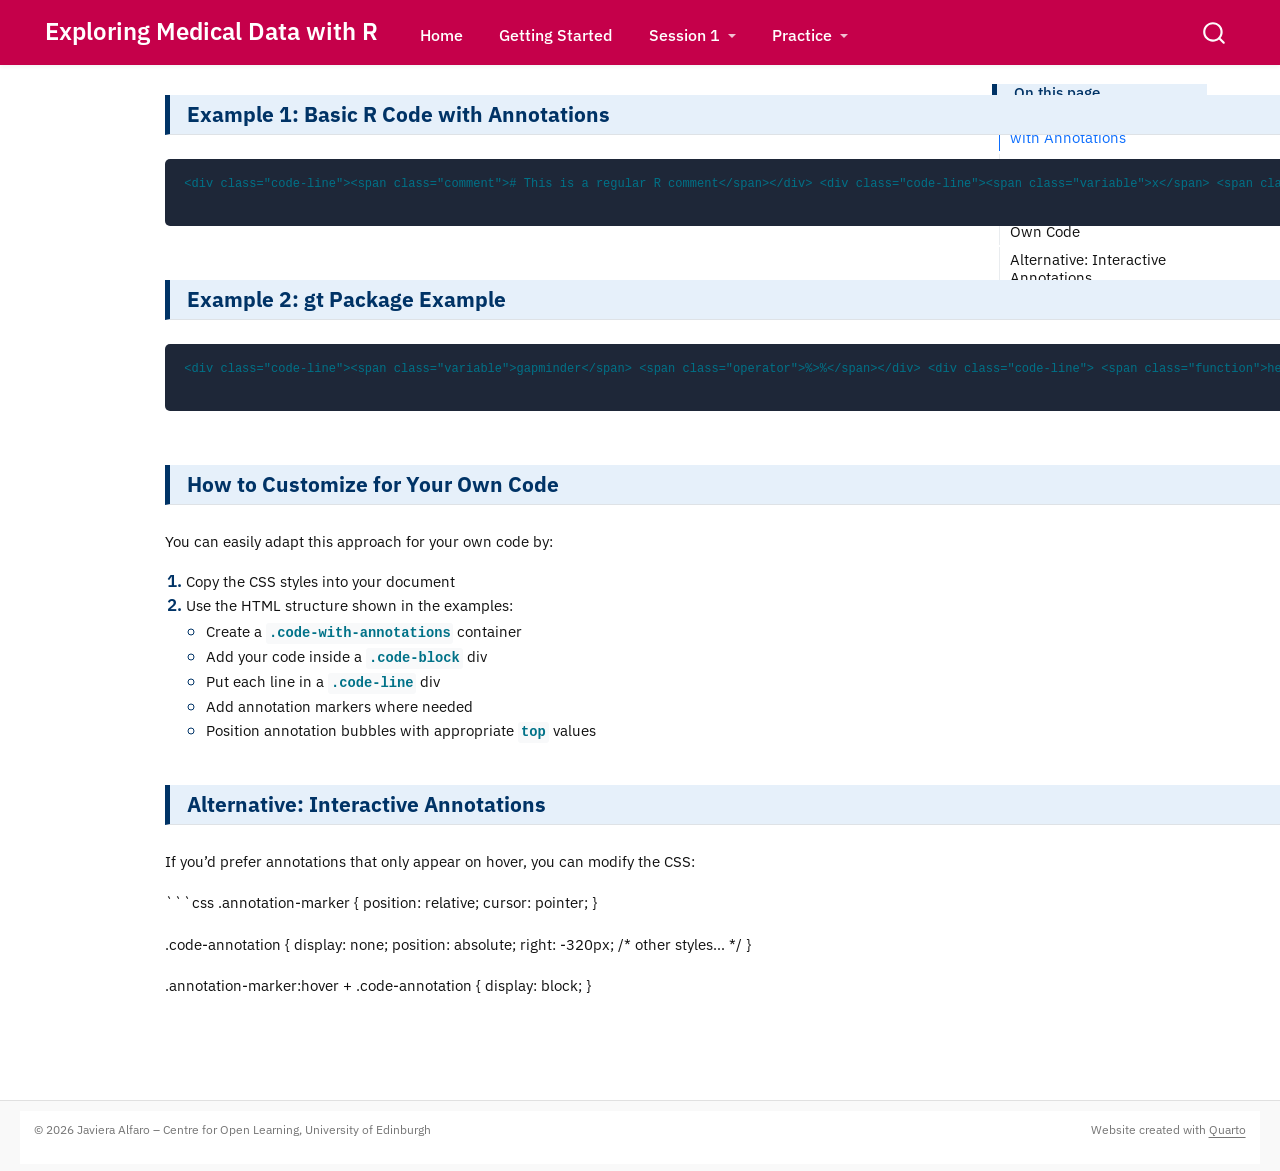
<file: docs/custom-annotations.html>
<!DOCTYPE html>
<html xmlns="http://www.w3.org/1999/xhtml" lang="en" xml:lang="en"><head>

<meta charset="utf-8">
<meta name="generator" content="quarto-1.7.29">

<meta name="viewport" content="width=device-width, initial-scale=1.0, user-scalable=yes">


<title>Custom Code Annotations – Exploring Medical Data with R</title>
<style>
code{white-space: pre-wrap;}
span.smallcaps{font-variant: small-caps;}
div.columns{display: flex; gap: min(4vw, 1.5em);}
div.column{flex: auto; overflow-x: auto;}
div.hanging-indent{margin-left: 1.5em; text-indent: -1.5em;}
ul.task-list{list-style: none;}
ul.task-list li input[type="checkbox"] {
  width: 0.8em;
  margin: 0 0.8em 0.2em -1em; /* quarto-specific, see https://github.com/quarto-dev/quarto-cli/issues/4556 */ 
  vertical-align: middle;
}
</style>


<script src="site_libs/quarto-nav/quarto-nav.js"></script>
<script src="site_libs/clipboard/clipboard.min.js"></script>
<script src="site_libs/quarto-search/autocomplete.umd.js"></script>
<script src="site_libs/quarto-search/fuse.min.js"></script>
<script src="site_libs/quarto-search/quarto-search.js"></script>
<meta name="quarto:offset" content="./">
<script src="site_libs/quarto-html/quarto.js" type="module"></script>
<script src="site_libs/quarto-html/tabsets/tabsets.js" type="module"></script>
<script src="site_libs/quarto-html/popper.min.js"></script>
<script src="site_libs/quarto-html/tippy.umd.min.js"></script>
<script src="site_libs/quarto-html/anchor.min.js"></script>
<link href="site_libs/quarto-html/tippy.css" rel="stylesheet">
<link href="site_libs/quarto-html/quarto-syntax-highlighting-0815c480559380816a4d1ea211a47e91.css" rel="stylesheet" id="quarto-text-highlighting-styles">
<script src="site_libs/bootstrap/bootstrap.min.js"></script>
<link href="site_libs/bootstrap/bootstrap-icons.css" rel="stylesheet">
<link href="site_libs/bootstrap/bootstrap-e47d50400b1455186ae4c97c77aa5668.min.css" rel="stylesheet" append-hash="true" id="quarto-bootstrap" data-mode="light">
<script id="quarto-search-options" type="application/json">{
  "location": "navbar",
  "copy-button": false,
  "collapse-after": 3,
  "panel-placement": "end",
  "type": "overlay",
  "limit": 50,
  "keyboard-shortcut": [
    "f",
    "/",
    "s"
  ],
  "show-item-context": false,
  "language": {
    "search-no-results-text": "No results",
    "search-matching-documents-text": "matching documents",
    "search-copy-link-title": "Copy link to search",
    "search-hide-matches-text": "Hide additional matches",
    "search-more-match-text": "more match in this document",
    "search-more-matches-text": "more matches in this document",
    "search-clear-button-title": "Clear",
    "search-text-placeholder": "",
    "search-detached-cancel-button-title": "Cancel",
    "search-submit-button-title": "Submit",
    "search-label": "Search"
  }
}</script>


<link rel="stylesheet" href="styles.css">
</head>

<body class="nav-fixed quarto-light">

<div id="quarto-search-results"></div>
  <header id="quarto-header" class="headroom fixed-top">
    <nav class="navbar navbar-expand-lg " data-bs-theme="dark">
      <div class="navbar-container container-fluid">
      <div class="navbar-brand-container mx-auto">
    <a class="navbar-brand" href="./index.html">
    <span class="navbar-title">Exploring Medical Data with R</span>
    </a>
  </div>
            <div id="quarto-search" class="" title="Search"></div>
          <button class="navbar-toggler" type="button" data-bs-toggle="collapse" data-bs-target="#navbarCollapse" aria-controls="navbarCollapse" role="menu" aria-expanded="false" aria-label="Toggle navigation" onclick="if (window.quartoToggleHeadroom) { window.quartoToggleHeadroom(); }">
  <span class="navbar-toggler-icon"></span>
</button>
          <div class="collapse navbar-collapse" id="navbarCollapse">
            <ul class="navbar-nav navbar-nav-scroll me-auto">
  <li class="nav-item">
    <a class="nav-link" href="./index.html"> 
<span class="menu-text">Home</span></a>
  </li>  
  <li class="nav-item">
    <a class="nav-link" href="./Getting_started_with_RStudio.html"> 
<span class="menu-text">Getting Started</span></a>
  </li>  
  <li class="nav-item dropdown ">
    <a class="nav-link dropdown-toggle" href="#" id="nav-menu-session-1" role="link" data-bs-toggle="dropdown" aria-expanded="false">
 <span class="menu-text">Session 1</span>
    </a>
    <ul class="dropdown-menu" aria-labelledby="nav-menu-session-1">    
        <li>
    <a class="dropdown-item" href="./Exploring_a_Clinical_Trial_Dataset.html">
 <span class="dropdown-text">Exploring a Clinical Trial Dataset</span></a>
  </li>  
        <li>
    <a class="dropdown-item" href="./Clinical_trial_summary.html">
 <span class="dropdown-text">Summary Statistics and Visualisation</span></a>
  </li>  
    </ul>
  </li>
  <li class="nav-item dropdown ">
    <a class="nav-link dropdown-toggle" href="#" id="nav-menu-practice" role="link" data-bs-toggle="dropdown" aria-expanded="false">
 <span class="menu-text">Practice</span>
    </a>
    <ul class="dropdown-menu" aria-labelledby="nav-menu-practice">    
        <li>
    <a class="dropdown-item" href="./student-templates/Session1_student_template_Clinical_Trial.Rmd">
 <span class="dropdown-text">Day 1 Student Template</span></a>
  </li>  
        <li>
    <a class="dropdown-item" href="./student-templates/Session1_do_it_yourself.Rmd">
 <span class="dropdown-text">Independent Practice</span></a>
  </li>  
    </ul>
  </li>
</ul>
          </div> <!-- /navcollapse -->
            <div class="quarto-navbar-tools">
</div>
      </div> <!-- /container-fluid -->
    </nav>
</header>
<!-- content -->
<div id="quarto-content" class="quarto-container page-columns page-rows-contents page-layout-article page-navbar">
<!-- sidebar -->
<!-- margin-sidebar -->
    <div id="quarto-margin-sidebar" class="sidebar margin-sidebar">
        <nav id="TOC" role="doc-toc" class="toc-active">
    <h2 id="toc-title">On this page</h2>
   
  <ul>
  <li><a href="#example-1-basic-r-code-with-annotations" id="toc-example-1-basic-r-code-with-annotations" class="nav-link active" data-scroll-target="#example-1-basic-r-code-with-annotations">Example 1: Basic R Code with Annotations</a></li>
  <li><a href="#example-2-gt-package-example" id="toc-example-2-gt-package-example" class="nav-link" data-scroll-target="#example-2-gt-package-example">Example 2: gt Package Example</a></li>
  <li><a href="#how-to-customize-for-your-own-code" id="toc-how-to-customize-for-your-own-code" class="nav-link" data-scroll-target="#how-to-customize-for-your-own-code">How to Customize for Your Own Code</a></li>
  <li><a href="#alternative-interactive-annotations" id="toc-alternative-interactive-annotations" class="nav-link" data-scroll-target="#alternative-interactive-annotations">Alternative: Interactive Annotations</a></li>
  </ul>
</nav>
    </div>
<!-- main -->
<main class="content" id="quarto-document-content">

<header id="title-block-header" class="quarto-title-block default">
<div class="quarto-title">
<h1 class="title">Custom Code Annotations</h1>
</div>



<div class="quarto-title-meta">

    
  
    
  </div>
  


</header>


<style>
/* Container for the code and annotations */
.code-with-annotations {
  position: relative;
  margin-bottom: 3em;
  font-family: 'Monaco', 'Menlo', 'Ubuntu Mono', 'Consolas', 'source-code-pro', monospace;
  max-width: 100%;
  overflow-x: auto;
}

/* Code block styling */
.code-block {
  background-color: #1e2738;
  color: white;
  padding: 1em;
  border-radius: 5px;
  margin-bottom: 0.5em;
  overflow-x: auto;
  position: relative;
}

/* Line styling */
.code-line {
  display: block;
  position: relative;
  padding: 0.2em 0;
  white-space: pre;
}

/* Annotation bubbles */
.code-annotation {
  position: absolute;
  right: -320px;
  width: 300px;
  background-color: white;
  border-radius: 6px;
  box-shadow: 0 2px 10px rgba(0,0,0,0.1);
  padding: 12px;
  font-family: -apple-system, BlinkMacSystemFont, "Segoe UI", Roboto, Helvetica, Arial, sans-serif;
  font-size: 14px;
  color: #333;
  z-index: 100;
}

/* Annotation marker */
.annotation-marker {
  display: inline-block;
  width: 20px;
  height: 20px;
  background-color: #6c757d;
  color: white;
  border-radius: 50%;
  text-align: center;
  line-height: 20px;
  font-size: 12px;
  margin-left: 8px;
  cursor: help;
}

/* Syntax highlighting */
.keyword { color: #c586c0; }
.function { color: #4ec9b0; }
.variable { color: #9cdcfe; }
.operator { color: #d4d4d4; }
.string { color: #ce9178; }
.number { color: #b5cea8; }
.comment { color: #6a9955; }
</style>
<section id="example-1-basic-r-code-with-annotations" class="level2">
<h2 class="anchored" data-anchor-id="example-1-basic-r-code-with-annotations">Example 1: Basic R Code with Annotations</h2>
<div class="code-with-annotations">
<div class="code-block">
<pre><code>&lt;div class="code-line"&gt;&lt;span class="comment"&gt;# This is a regular R comment&lt;/span&gt;&lt;/div&gt;
&lt;div class="code-line"&gt;&lt;span class="variable"&gt;x&lt;/span&gt; &lt;span class="operator"&gt;&lt;-&lt;/span&gt; &lt;span class="number"&gt;42&lt;/span&gt;&lt;span class="annotation-marker" title="This assigns the value 42 to variable x."&gt;1&lt;/span&gt;&lt;/div&gt;
&lt;div class="code-line"&gt;&lt;/div&gt;
&lt;div class="code-line"&gt;&lt;span class="comment"&gt;# Another regular comment explaining what we're doing next&lt;/span&gt;&lt;/div&gt;
&lt;div class="code-line"&gt;&lt;span class="variable"&gt;y&lt;/span&gt; &lt;span class="operator"&gt;&lt;-&lt;/span&gt; &lt;span class="variable"&gt;x&lt;/span&gt; &lt;span class="operator"&gt;*&lt;/span&gt; &lt;span class="number"&gt;2&lt;/span&gt;&lt;span class="annotation-marker" title="This doubles the value of x and stores it in y."&gt;2&lt;/span&gt;&lt;/div&gt;
&lt;div class="code-line"&gt;&lt;/div&gt;
&lt;div class="code-line"&gt;&lt;span class="variable"&gt;z&lt;/span&gt; &lt;span class="operator"&gt;&lt;-&lt;/span&gt; &lt;span class="variable"&gt;y&lt;/span&gt; &lt;span class="operator"&gt;+&lt;/span&gt; &lt;span class="number"&gt;10&lt;/span&gt; &lt;span class="comment"&gt;# This is an inline comment&lt;/span&gt;&lt;span class="annotation-marker" title="This adds 10 to the doubled value."&gt;3&lt;/span&gt;&lt;/div&gt;</code></pre>
</div>
<!-- Annotation bubbles -->
<div class="code-annotation" style="top: 40px;">
<pre><code>This assigns the value 42 to variable x.</code></pre>
</div>
<div class="code-annotation" style="top: 106px;">
<pre><code>This doubles the value of x and stores it in y.</code></pre>
</div>
<div class="code-annotation" style="top: 150px;">
<pre><code>This adds 10 to the doubled value.</code></pre>
</div>
</div>
</section>
<section id="example-2-gt-package-example" class="level2">
<h2 class="anchored" data-anchor-id="example-2-gt-package-example">Example 2: gt Package Example</h2>
<div class="code-with-annotations">
<div class="code-block">
<pre><code>&lt;div class="code-line"&gt;&lt;span class="variable"&gt;gapminder&lt;/span&gt; &lt;span class="operator"&gt;%&gt;%&lt;/span&gt;&lt;/div&gt;
&lt;div class="code-line"&gt;  &lt;span class="function"&gt;head&lt;/span&gt;(&lt;span class="number"&gt;10&lt;/span&gt;) &lt;span class="operator"&gt;%&gt;%&lt;/span&gt;&lt;/div&gt;
&lt;div class="code-line"&gt;  &lt;span class="variable"&gt;gt&lt;/span&gt; &lt;span class="operator"&gt;%&gt;%&lt;/span&gt;&lt;/div&gt;
&lt;div class="code-line"&gt;  &lt;span class="function"&gt;gt_highlight_rows&lt;/span&gt;(&lt;span class="variable"&gt;row&lt;/span&gt; &lt;span class="operator"&gt;=&lt;/span&gt; &lt;span class="variable"&gt;year&lt;/span&gt; &lt;span class="operator"&gt;==&lt;/span&gt; &lt;span class="number"&gt;1972&lt;/span&gt;,&lt;span class="annotation-marker" title="Use gt_hight_rows() to color a row. Define the row and color in the arguments."&gt;1&lt;/span&gt;&lt;/div&gt;
&lt;div class="code-line"&gt;    &lt;span class="variable"&gt;fill&lt;/span&gt; &lt;span class="operator"&gt;=&lt;/span&gt; &lt;span class="string"&gt;'steelblue'&lt;/span&gt;) &lt;span class="operator"&gt;%&gt;%&lt;/span&gt;&lt;/div&gt;
&lt;div class="code-line"&gt;  &lt;span class="function"&gt;tab_header&lt;/span&gt;(&lt;span class="variable"&gt;title&lt;/span&gt; &lt;span class="operator"&gt;=&lt;/span&gt; &lt;span class="string"&gt;"Life Expectancy, Population and GDP in 1972"&lt;/span&gt;) &lt;span class="operator"&gt;%&gt;%&lt;/span&gt;&lt;/div&gt;
&lt;div class="code-line"&gt;  &lt;span class="function"&gt;gt_theme_espn&lt;/span&gt;()&lt;/div&gt;</code></pre>
</div>
<!-- Annotation bubble -->
<div class="code-annotation" style="top: 105px;">
<pre><code>Use gt_hight_rows() to color a row. Define the row and color in the arguments.</code></pre>
</div>
</div>
</section>
<section id="how-to-customize-for-your-own-code" class="level2">
<h2 class="anchored" data-anchor-id="how-to-customize-for-your-own-code">How to Customize for Your Own Code</h2>
<p>You can easily adapt this approach for your own code by:</p>
<ol type="1">
<li>Copy the CSS styles into your document</li>
<li>Use the HTML structure shown in the examples:
<ul>
<li>Create a <code>.code-with-annotations</code> container</li>
<li>Add your code inside a <code>.code-block</code> div</li>
<li>Put each line in a <code>.code-line</code> div</li>
<li>Add annotation markers where needed</li>
<li>Position annotation bubbles with appropriate <code>top</code> values</li>
</ul></li>
</ol>
</section>
<section id="alternative-interactive-annotations" class="level2">
<h2 class="anchored" data-anchor-id="alternative-interactive-annotations">Alternative: Interactive Annotations</h2>
<p>If you’d prefer annotations that only appear on hover, you can modify the CSS:</p>
<p>```css .annotation-marker { position: relative; cursor: pointer; }</p>
<p>.code-annotation { display: none; position: absolute; right: -320px; /* other styles… */ }</p>
<p>.annotation-marker:hover + .code-annotation { display: block; }</p>


</section>

</main> <!-- /main -->
<script id="quarto-html-after-body" type="application/javascript">
  window.document.addEventListener("DOMContentLoaded", function (event) {
    const icon = "";
    const anchorJS = new window.AnchorJS();
    anchorJS.options = {
      placement: 'right',
      icon: icon
    };
    anchorJS.add('.anchored');
    const isCodeAnnotation = (el) => {
      for (const clz of el.classList) {
        if (clz.startsWith('code-annotation-')) {                     
          return true;
        }
      }
      return false;
    }
    const onCopySuccess = function(e) {
      // button target
      const button = e.trigger;
      // don't keep focus
      button.blur();
      // flash "checked"
      button.classList.add('code-copy-button-checked');
      var currentTitle = button.getAttribute("title");
      button.setAttribute("title", "Copied!");
      let tooltip;
      if (window.bootstrap) {
        button.setAttribute("data-bs-toggle", "tooltip");
        button.setAttribute("data-bs-placement", "left");
        button.setAttribute("data-bs-title", "Copied!");
        tooltip = new bootstrap.Tooltip(button, 
          { trigger: "manual", 
            customClass: "code-copy-button-tooltip",
            offset: [0, -8]});
        tooltip.show();    
      }
      setTimeout(function() {
        if (tooltip) {
          tooltip.hide();
          button.removeAttribute("data-bs-title");
          button.removeAttribute("data-bs-toggle");
          button.removeAttribute("data-bs-placement");
        }
        button.setAttribute("title", currentTitle);
        button.classList.remove('code-copy-button-checked');
      }, 1000);
      // clear code selection
      e.clearSelection();
    }
    const getTextToCopy = function(trigger) {
        const codeEl = trigger.previousElementSibling.cloneNode(true);
        for (const childEl of codeEl.children) {
          if (isCodeAnnotation(childEl)) {
            childEl.remove();
          }
        }
        return codeEl.innerText;
    }
    const clipboard = new window.ClipboardJS('.code-copy-button:not([data-in-quarto-modal])', {
      text: getTextToCopy
    });
    clipboard.on('success', onCopySuccess);
    if (window.document.getElementById('quarto-embedded-source-code-modal')) {
      const clipboardModal = new window.ClipboardJS('.code-copy-button[data-in-quarto-modal]', {
        text: getTextToCopy,
        container: window.document.getElementById('quarto-embedded-source-code-modal')
      });
      clipboardModal.on('success', onCopySuccess);
    }
      var localhostRegex = new RegExp(/^(?:http|https):\/\/localhost\:?[0-9]*\//);
      var mailtoRegex = new RegExp(/^mailto:/);
        var filterRegex = new RegExp('/' + window.location.host + '/');
      var isInternal = (href) => {
          return filterRegex.test(href) || localhostRegex.test(href) || mailtoRegex.test(href);
      }
      // Inspect non-navigation links and adorn them if external
     var links = window.document.querySelectorAll('a[href]:not(.nav-link):not(.navbar-brand):not(.toc-action):not(.sidebar-link):not(.sidebar-item-toggle):not(.pagination-link):not(.no-external):not([aria-hidden]):not(.dropdown-item):not(.quarto-navigation-tool):not(.about-link)');
      for (var i=0; i<links.length; i++) {
        const link = links[i];
        if (!isInternal(link.href)) {
          // undo the damage that might have been done by quarto-nav.js in the case of
          // links that we want to consider external
          if (link.dataset.originalHref !== undefined) {
            link.href = link.dataset.originalHref;
          }
        }
      }
    function tippyHover(el, contentFn, onTriggerFn, onUntriggerFn) {
      const config = {
        allowHTML: true,
        maxWidth: 500,
        delay: 100,
        arrow: false,
        appendTo: function(el) {
            return el.parentElement;
        },
        interactive: true,
        interactiveBorder: 10,
        theme: 'quarto',
        placement: 'bottom-start',
      };
      if (contentFn) {
        config.content = contentFn;
      }
      if (onTriggerFn) {
        config.onTrigger = onTriggerFn;
      }
      if (onUntriggerFn) {
        config.onUntrigger = onUntriggerFn;
      }
      window.tippy(el, config); 
    }
    const noterefs = window.document.querySelectorAll('a[role="doc-noteref"]');
    for (var i=0; i<noterefs.length; i++) {
      const ref = noterefs[i];
      tippyHover(ref, function() {
        // use id or data attribute instead here
        let href = ref.getAttribute('data-footnote-href') || ref.getAttribute('href');
        try { href = new URL(href).hash; } catch {}
        const id = href.replace(/^#\/?/, "");
        const note = window.document.getElementById(id);
        if (note) {
          return note.innerHTML;
        } else {
          return "";
        }
      });
    }
    const xrefs = window.document.querySelectorAll('a.quarto-xref');
    const processXRef = (id, note) => {
      // Strip column container classes
      const stripColumnClz = (el) => {
        el.classList.remove("page-full", "page-columns");
        if (el.children) {
          for (const child of el.children) {
            stripColumnClz(child);
          }
        }
      }
      stripColumnClz(note)
      if (id === null || id.startsWith('sec-')) {
        // Special case sections, only their first couple elements
        const container = document.createElement("div");
        if (note.children && note.children.length > 2) {
          container.appendChild(note.children[0].cloneNode(true));
          for (let i = 1; i < note.children.length; i++) {
            const child = note.children[i];
            if (child.tagName === "P" && child.innerText === "") {
              continue;
            } else {
              container.appendChild(child.cloneNode(true));
              break;
            }
          }
          if (window.Quarto?.typesetMath) {
            window.Quarto.typesetMath(container);
          }
          return container.innerHTML
        } else {
          if (window.Quarto?.typesetMath) {
            window.Quarto.typesetMath(note);
          }
          return note.innerHTML;
        }
      } else {
        // Remove any anchor links if they are present
        const anchorLink = note.querySelector('a.anchorjs-link');
        if (anchorLink) {
          anchorLink.remove();
        }
        if (window.Quarto?.typesetMath) {
          window.Quarto.typesetMath(note);
        }
        if (note.classList.contains("callout")) {
          return note.outerHTML;
        } else {
          return note.innerHTML;
        }
      }
    }
    for (var i=0; i<xrefs.length; i++) {
      const xref = xrefs[i];
      tippyHover(xref, undefined, function(instance) {
        instance.disable();
        let url = xref.getAttribute('href');
        let hash = undefined; 
        if (url.startsWith('#')) {
          hash = url;
        } else {
          try { hash = new URL(url).hash; } catch {}
        }
        if (hash) {
          const id = hash.replace(/^#\/?/, "");
          const note = window.document.getElementById(id);
          if (note !== null) {
            try {
              const html = processXRef(id, note.cloneNode(true));
              instance.setContent(html);
            } finally {
              instance.enable();
              instance.show();
            }
          } else {
            // See if we can fetch this
            fetch(url.split('#')[0])
            .then(res => res.text())
            .then(html => {
              const parser = new DOMParser();
              const htmlDoc = parser.parseFromString(html, "text/html");
              const note = htmlDoc.getElementById(id);
              if (note !== null) {
                const html = processXRef(id, note);
                instance.setContent(html);
              } 
            }).finally(() => {
              instance.enable();
              instance.show();
            });
          }
        } else {
          // See if we can fetch a full url (with no hash to target)
          // This is a special case and we should probably do some content thinning / targeting
          fetch(url)
          .then(res => res.text())
          .then(html => {
            const parser = new DOMParser();
            const htmlDoc = parser.parseFromString(html, "text/html");
            const note = htmlDoc.querySelector('main.content');
            if (note !== null) {
              // This should only happen for chapter cross references
              // (since there is no id in the URL)
              // remove the first header
              if (note.children.length > 0 && note.children[0].tagName === "HEADER") {
                note.children[0].remove();
              }
              const html = processXRef(null, note);
              instance.setContent(html);
            } 
          }).finally(() => {
            instance.enable();
            instance.show();
          });
        }
      }, function(instance) {
      });
    }
        let selectedAnnoteEl;
        const selectorForAnnotation = ( cell, annotation) => {
          let cellAttr = 'data-code-cell="' + cell + '"';
          let lineAttr = 'data-code-annotation="' +  annotation + '"';
          const selector = 'span[' + cellAttr + '][' + lineAttr + ']';
          return selector;
        }
        const selectCodeLines = (annoteEl) => {
          const doc = window.document;
          const targetCell = annoteEl.getAttribute("data-target-cell");
          const targetAnnotation = annoteEl.getAttribute("data-target-annotation");
          const annoteSpan = window.document.querySelector(selectorForAnnotation(targetCell, targetAnnotation));
          const lines = annoteSpan.getAttribute("data-code-lines").split(",");
          const lineIds = lines.map((line) => {
            return targetCell + "-" + line;
          })
          let top = null;
          let height = null;
          let parent = null;
          if (lineIds.length > 0) {
              //compute the position of the single el (top and bottom and make a div)
              const el = window.document.getElementById(lineIds[0]);
              top = el.offsetTop;
              height = el.offsetHeight;
              parent = el.parentElement.parentElement;
            if (lineIds.length > 1) {
              const lastEl = window.document.getElementById(lineIds[lineIds.length - 1]);
              const bottom = lastEl.offsetTop + lastEl.offsetHeight;
              height = bottom - top;
            }
            if (top !== null && height !== null && parent !== null) {
              // cook up a div (if necessary) and position it 
              let div = window.document.getElementById("code-annotation-line-highlight");
              if (div === null) {
                div = window.document.createElement("div");
                div.setAttribute("id", "code-annotation-line-highlight");
                div.style.position = 'absolute';
                parent.appendChild(div);
              }
              div.style.top = top - 2 + "px";
              div.style.height = height + 4 + "px";
              div.style.left = 0;
              let gutterDiv = window.document.getElementById("code-annotation-line-highlight-gutter");
              if (gutterDiv === null) {
                gutterDiv = window.document.createElement("div");
                gutterDiv.setAttribute("id", "code-annotation-line-highlight-gutter");
                gutterDiv.style.position = 'absolute';
                const codeCell = window.document.getElementById(targetCell);
                const gutter = codeCell.querySelector('.code-annotation-gutter');
                gutter.appendChild(gutterDiv);
              }
              gutterDiv.style.top = top - 2 + "px";
              gutterDiv.style.height = height + 4 + "px";
            }
            selectedAnnoteEl = annoteEl;
          }
        };
        const unselectCodeLines = () => {
          const elementsIds = ["code-annotation-line-highlight", "code-annotation-line-highlight-gutter"];
          elementsIds.forEach((elId) => {
            const div = window.document.getElementById(elId);
            if (div) {
              div.remove();
            }
          });
          selectedAnnoteEl = undefined;
        };
          // Handle positioning of the toggle
      window.addEventListener(
        "resize",
        throttle(() => {
          elRect = undefined;
          if (selectedAnnoteEl) {
            selectCodeLines(selectedAnnoteEl);
          }
        }, 10)
      );
      function throttle(fn, ms) {
      let throttle = false;
      let timer;
        return (...args) => {
          if(!throttle) { // first call gets through
              fn.apply(this, args);
              throttle = true;
          } else { // all the others get throttled
              if(timer) clearTimeout(timer); // cancel #2
              timer = setTimeout(() => {
                fn.apply(this, args);
                timer = throttle = false;
              }, ms);
          }
        };
      }
        // Attach click handler to the DT
        const annoteDls = window.document.querySelectorAll('dt[data-target-cell]');
        for (const annoteDlNode of annoteDls) {
          annoteDlNode.addEventListener('click', (event) => {
            const clickedEl = event.target;
            if (clickedEl !== selectedAnnoteEl) {
              unselectCodeLines();
              const activeEl = window.document.querySelector('dt[data-target-cell].code-annotation-active');
              if (activeEl) {
                activeEl.classList.remove('code-annotation-active');
              }
              selectCodeLines(clickedEl);
              clickedEl.classList.add('code-annotation-active');
            } else {
              // Unselect the line
              unselectCodeLines();
              clickedEl.classList.remove('code-annotation-active');
            }
          });
        }
    const findCites = (el) => {
      const parentEl = el.parentElement;
      if (parentEl) {
        const cites = parentEl.dataset.cites;
        if (cites) {
          return {
            el,
            cites: cites.split(' ')
          };
        } else {
          return findCites(el.parentElement)
        }
      } else {
        return undefined;
      }
    };
    var bibliorefs = window.document.querySelectorAll('a[role="doc-biblioref"]');
    for (var i=0; i<bibliorefs.length; i++) {
      const ref = bibliorefs[i];
      const citeInfo = findCites(ref);
      if (citeInfo) {
        tippyHover(citeInfo.el, function() {
          var popup = window.document.createElement('div');
          citeInfo.cites.forEach(function(cite) {
            var citeDiv = window.document.createElement('div');
            citeDiv.classList.add('hanging-indent');
            citeDiv.classList.add('csl-entry');
            var biblioDiv = window.document.getElementById('ref-' + cite);
            if (biblioDiv) {
              citeDiv.innerHTML = biblioDiv.innerHTML;
            }
            popup.appendChild(citeDiv);
          });
          return popup.innerHTML;
        });
      }
    }
  });
  </script>
</div> <!-- /content -->
<footer class="footer">
  <div class="nav-footer">
    <div class="nav-footer-left">
<p>© 2026 Javiera Alfaro – Centre for Open Learning, University of Edinburgh</p>
</div>   
    <div class="nav-footer-center">
      &nbsp;
    </div>
    <div class="nav-footer-right">
<p>Website created with <a href="https://quarto.org">Quarto</a></p>
</div>
  </div>
</footer>




</body></html>
</file>
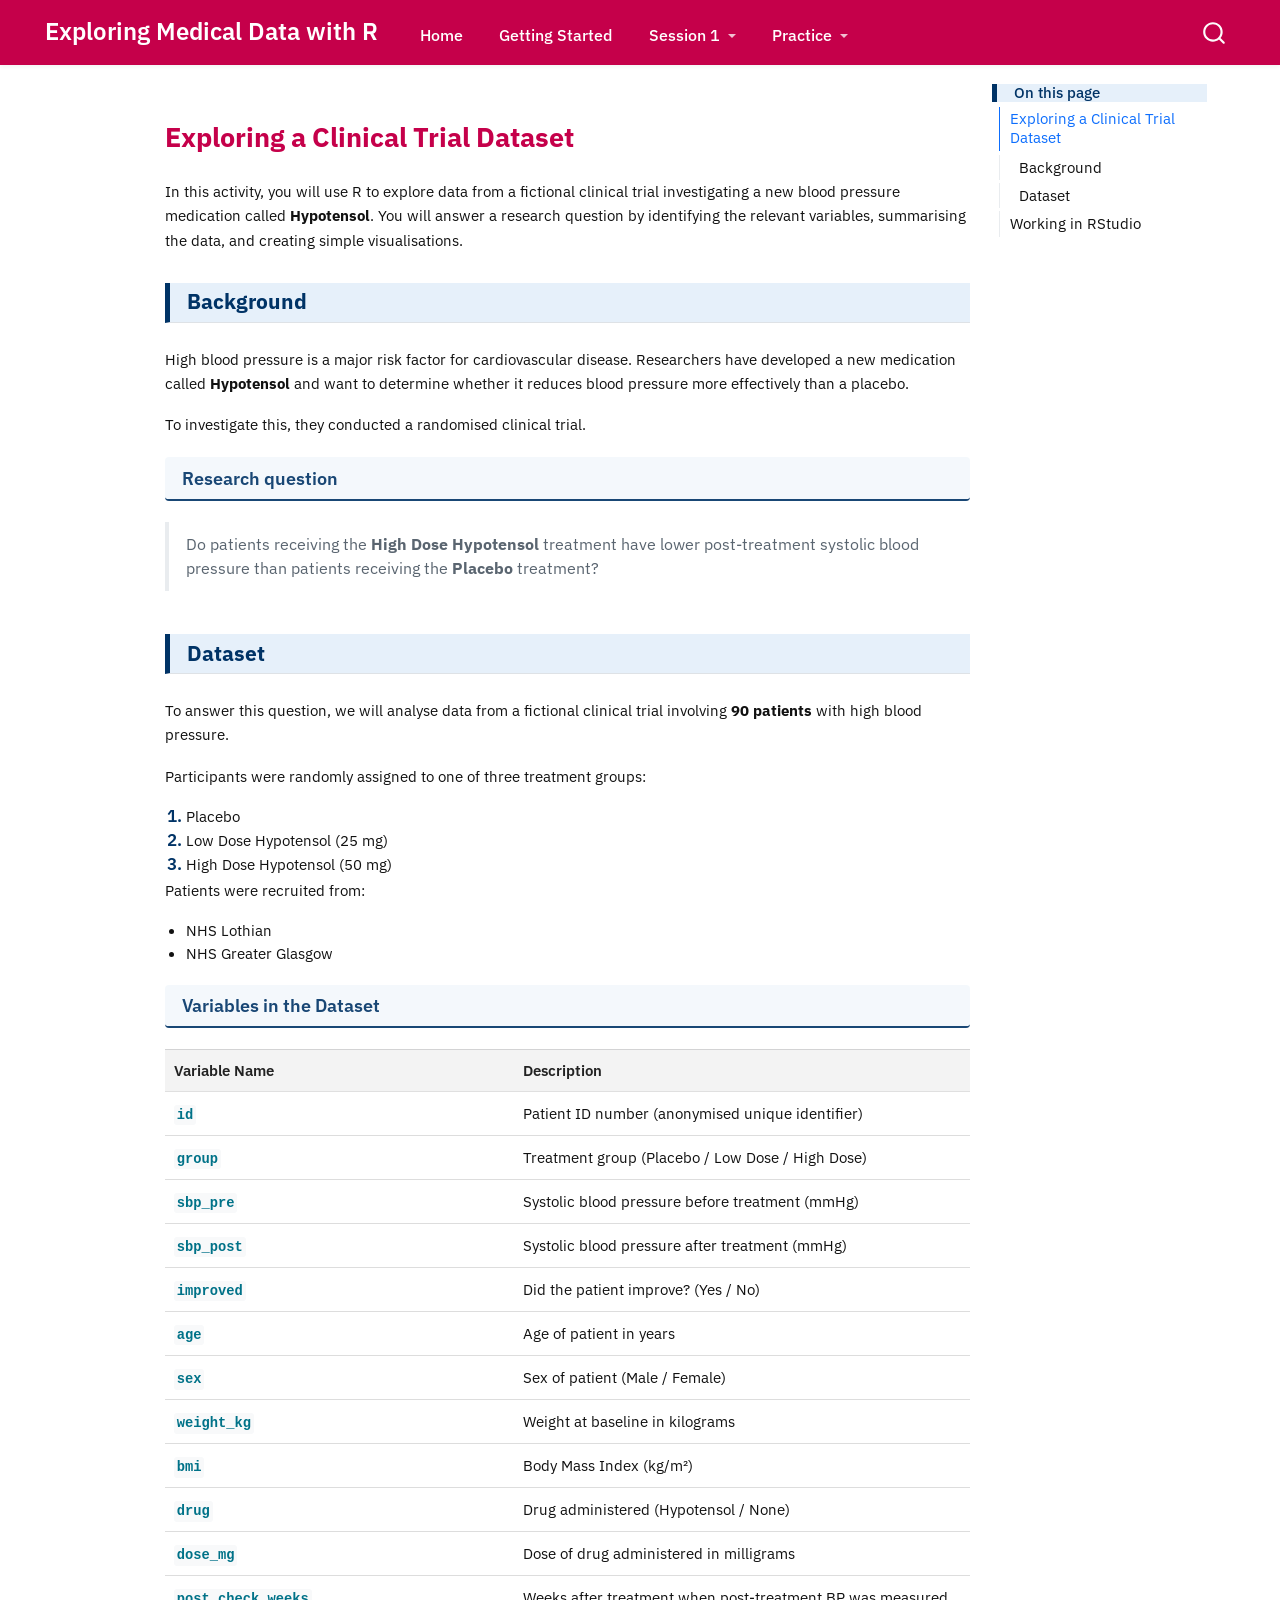
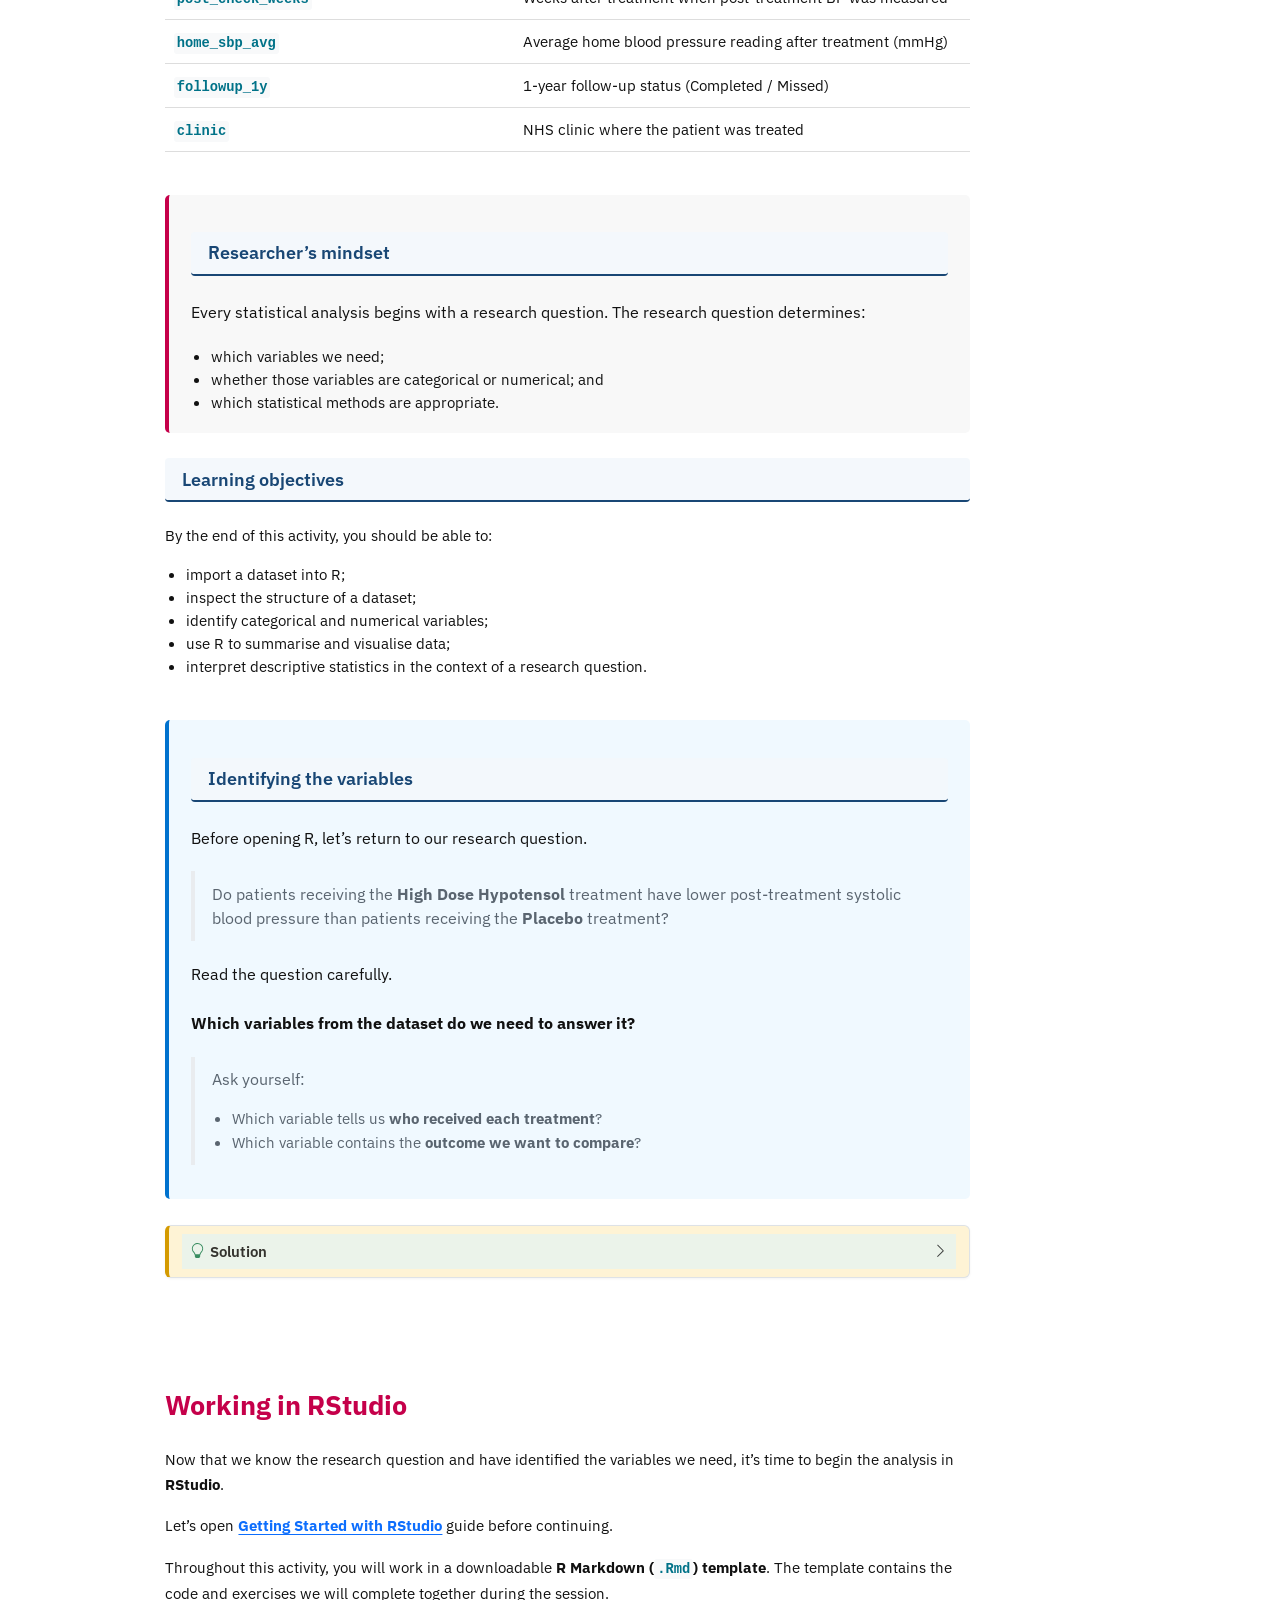
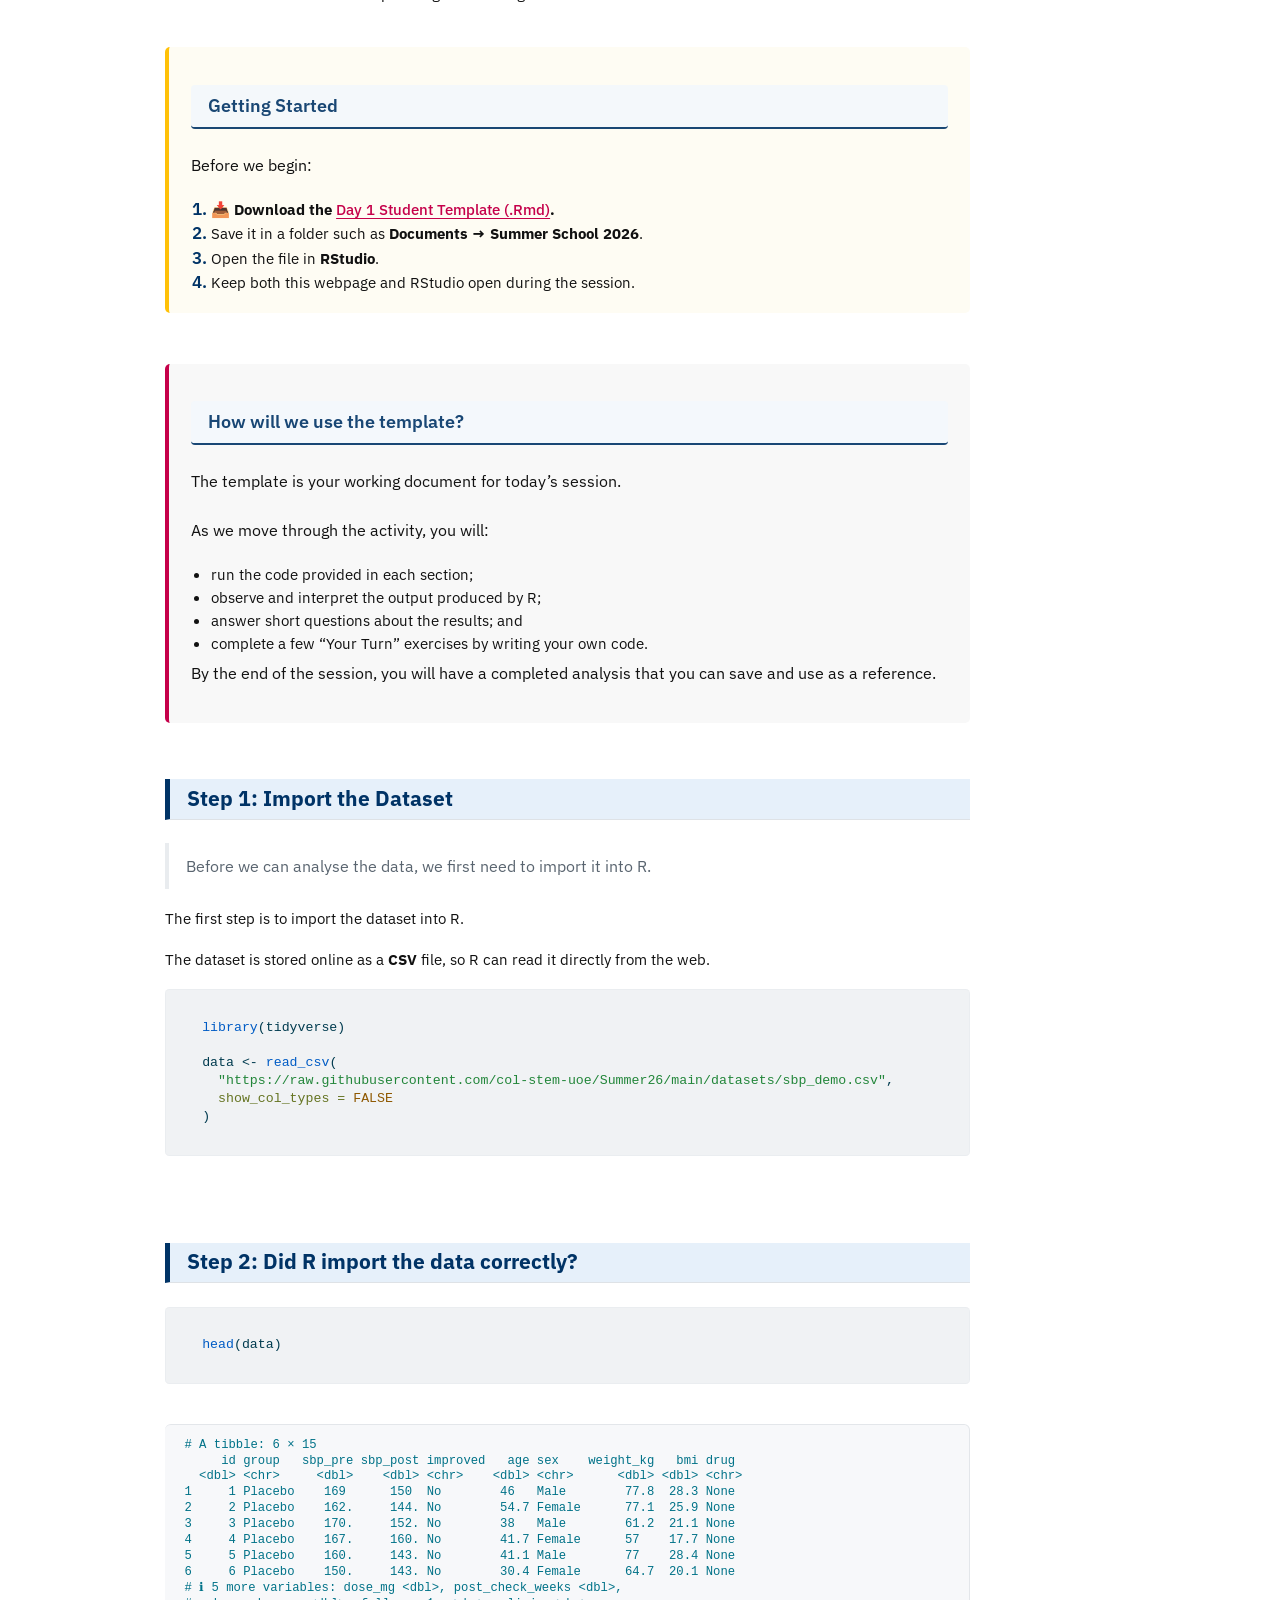
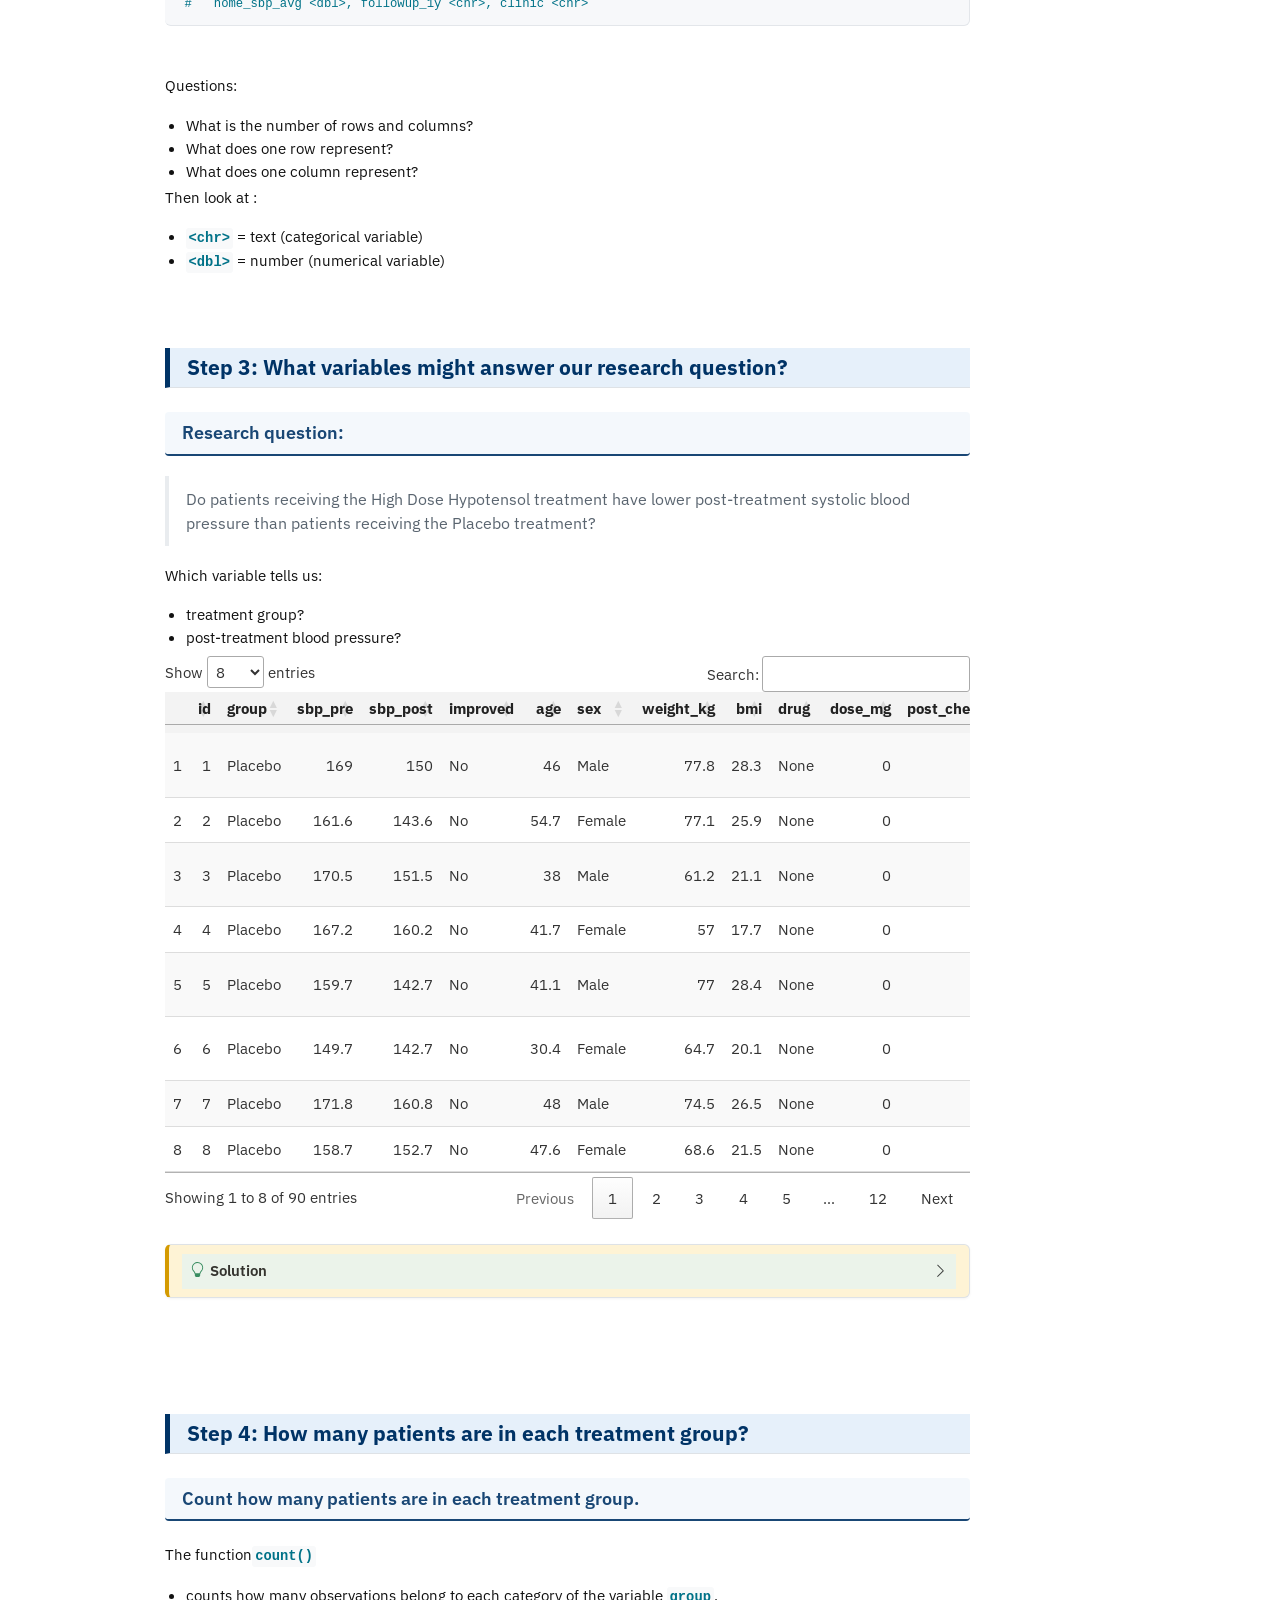
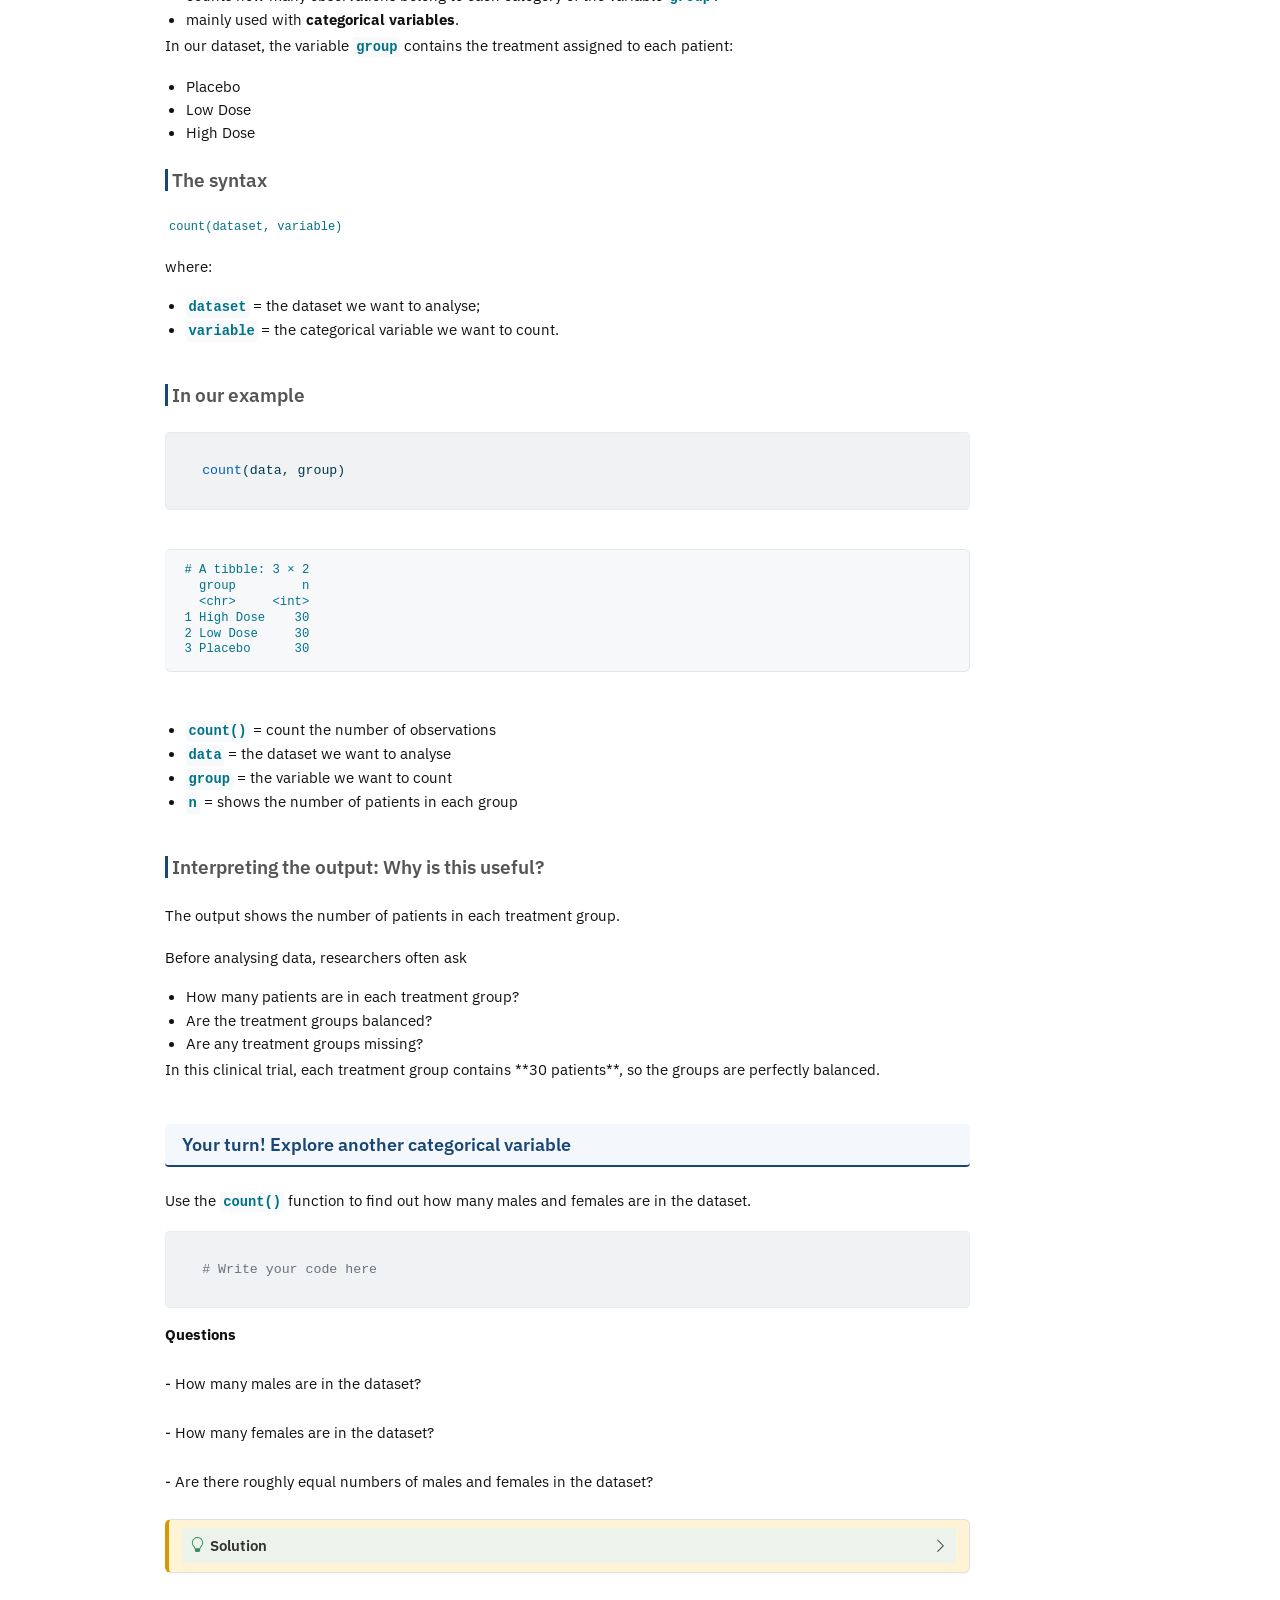
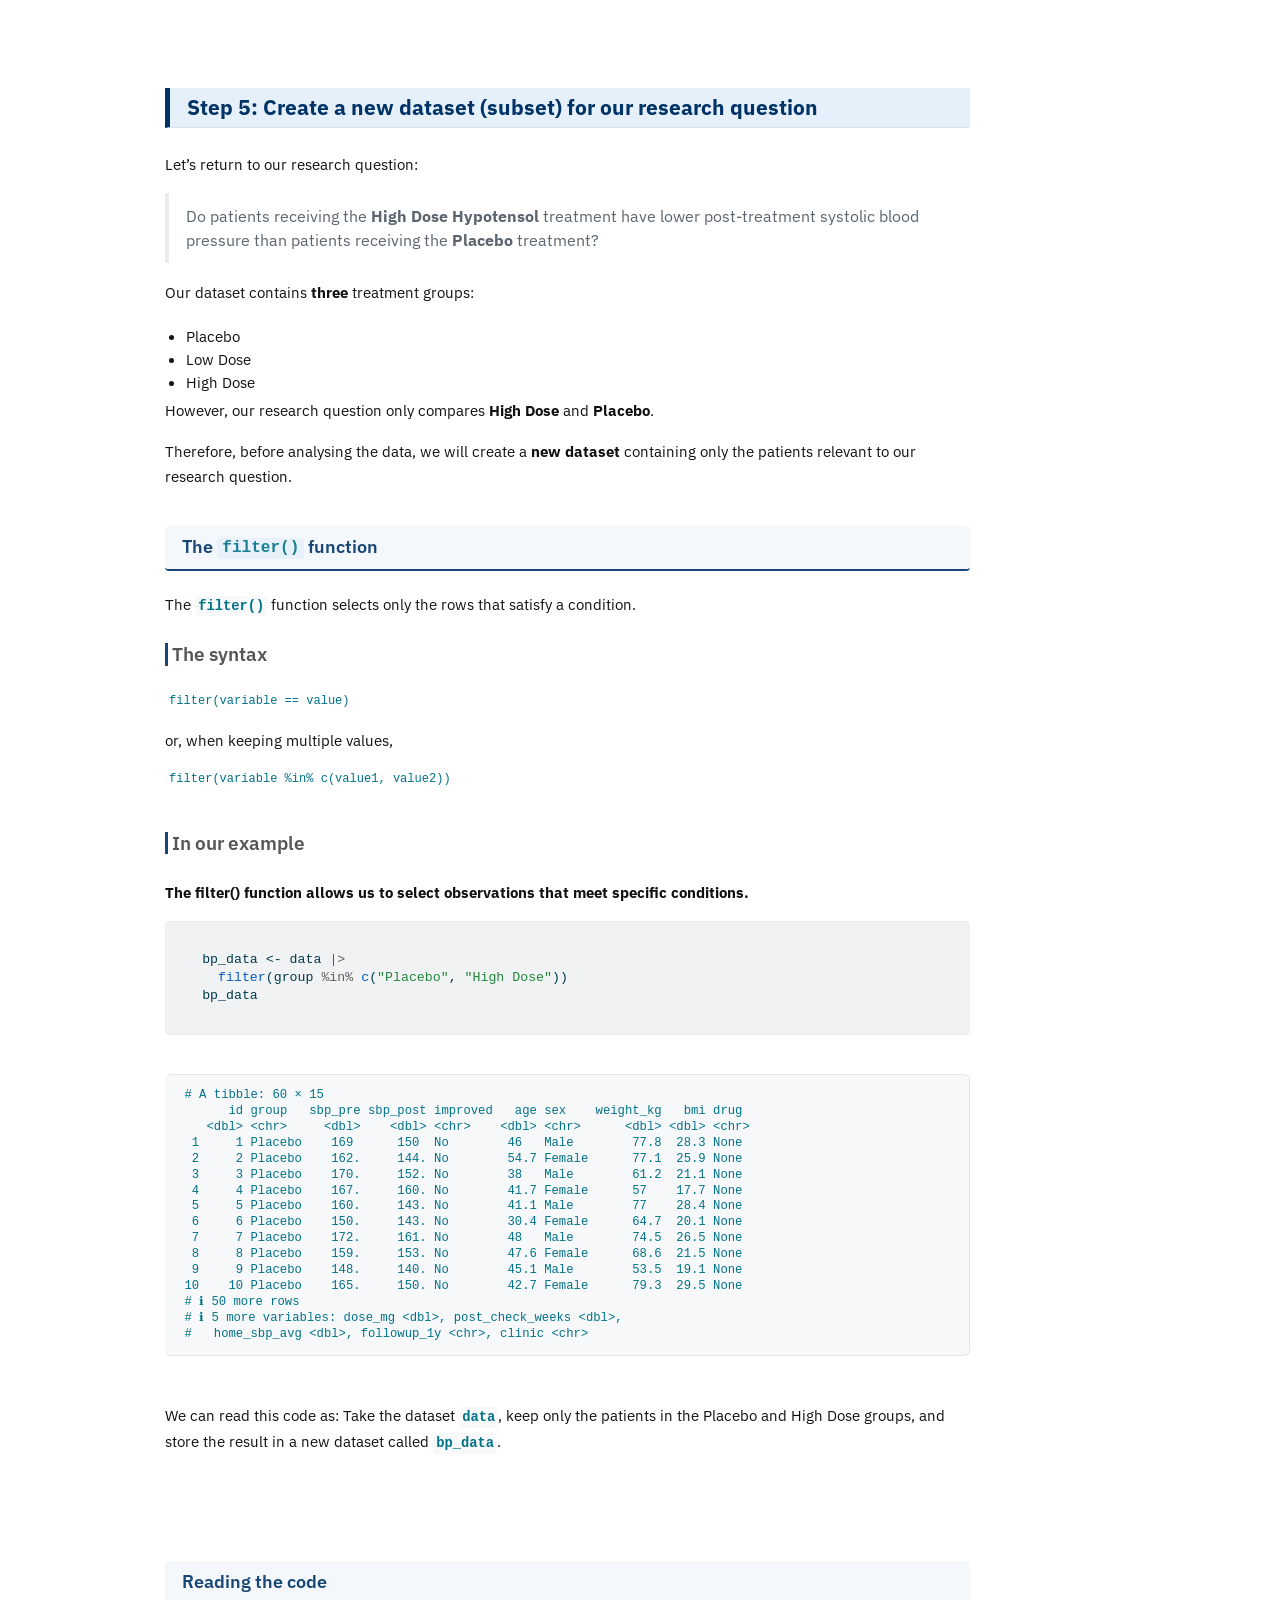
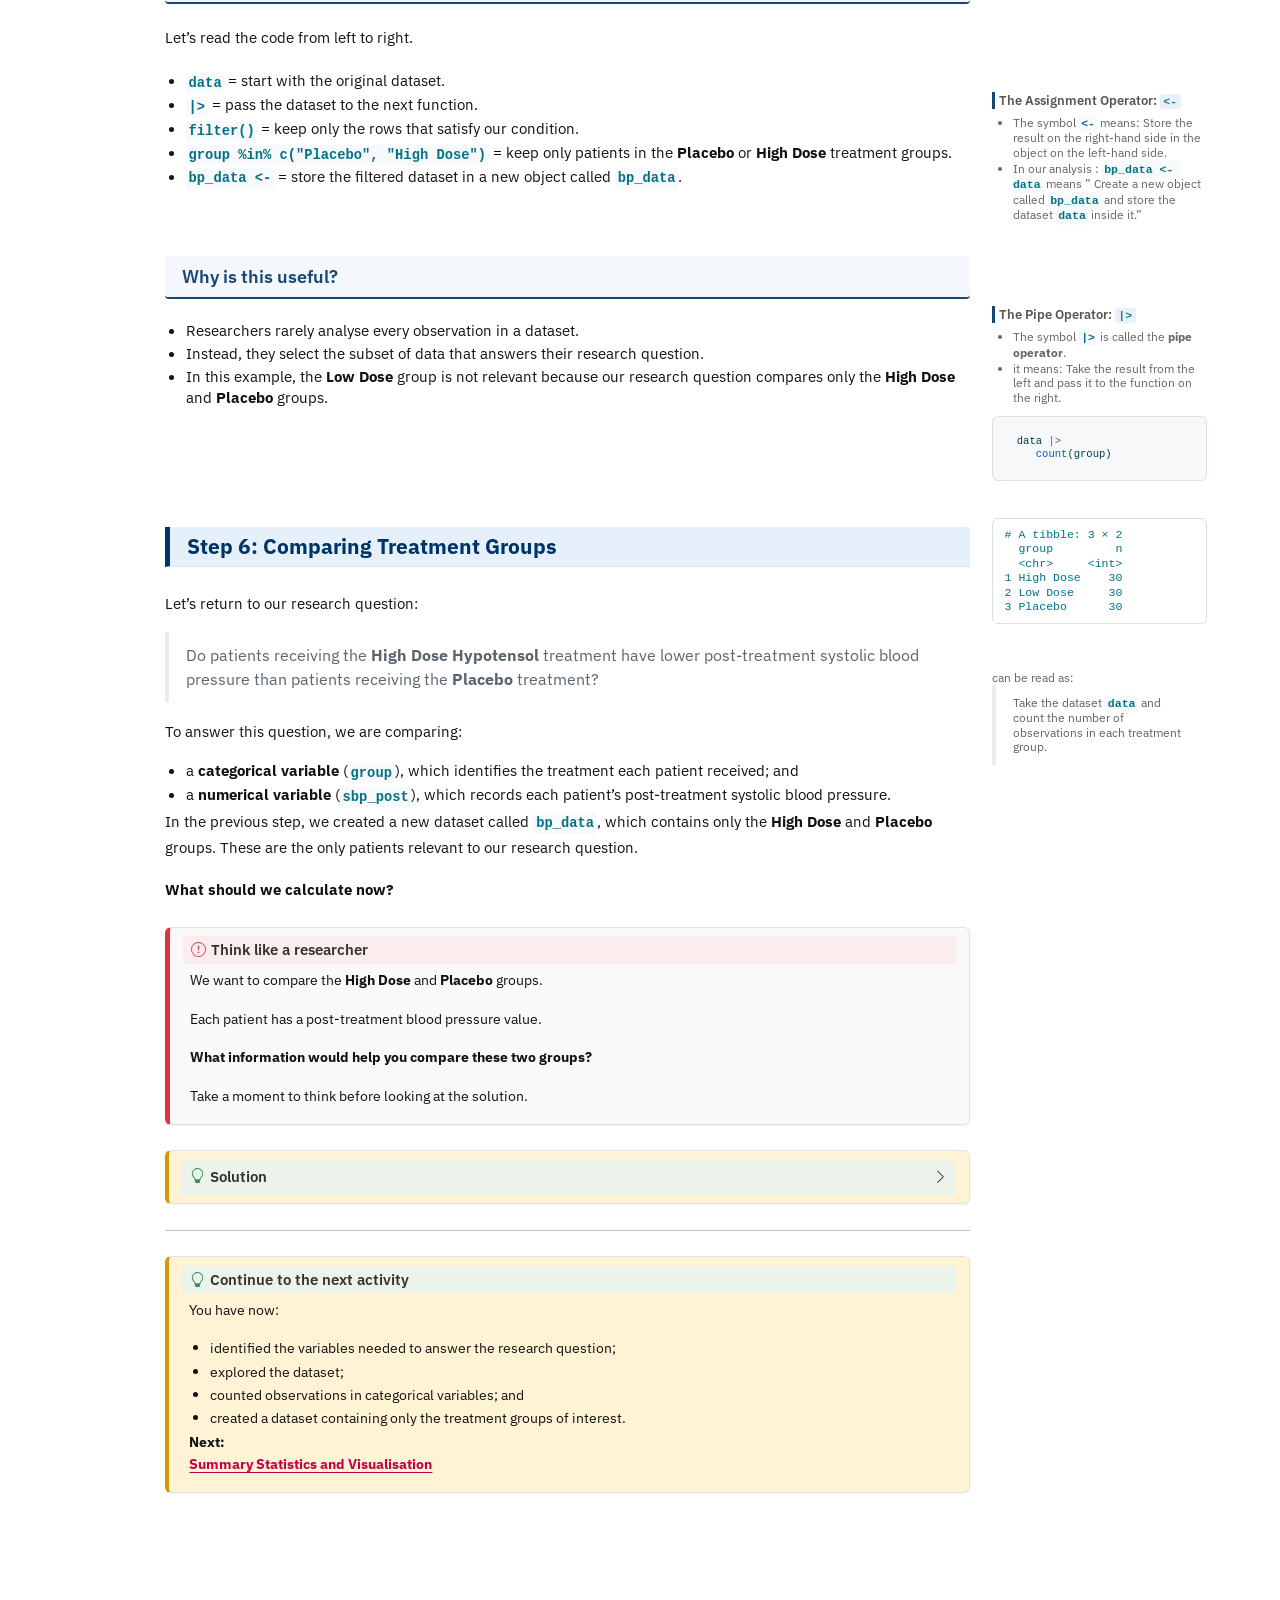
<file: docs/Exploring_a_Clinical_Trial_Dataset.html>
<!DOCTYPE html>
<html xmlns="http://www.w3.org/1999/xhtml" lang="en" xml:lang="en"><head>

<meta charset="utf-8">
<meta name="generator" content="quarto-1.7.29">

<meta name="viewport" content="width=device-width, initial-scale=1.0, user-scalable=yes">


<title>Exploring a Clinical Trial Dataset – Exploring Medical Data with R</title>
<style>
code{white-space: pre-wrap;}
span.smallcaps{font-variant: small-caps;}
div.columns{display: flex; gap: min(4vw, 1.5em);}
div.column{flex: auto; overflow-x: auto;}
div.hanging-indent{margin-left: 1.5em; text-indent: -1.5em;}
ul.task-list{list-style: none;}
ul.task-list li input[type="checkbox"] {
  width: 0.8em;
  margin: 0 0.8em 0.2em -1em; /* quarto-specific, see https://github.com/quarto-dev/quarto-cli/issues/4556 */ 
  vertical-align: middle;
}
/* CSS for syntax highlighting */
html { -webkit-text-size-adjust: 100%; }
pre > code.sourceCode { white-space: pre; position: relative; }
pre > code.sourceCode > span { display: inline-block; line-height: 1.25; }
pre > code.sourceCode > span:empty { height: 1.2em; }
.sourceCode { overflow: visible; }
code.sourceCode > span { color: inherit; text-decoration: inherit; }
div.sourceCode { margin: 1em 0; }
pre.sourceCode { margin: 0; }
@media screen {
div.sourceCode { overflow: auto; }
}
@media print {
pre > code.sourceCode { white-space: pre-wrap; }
pre > code.sourceCode > span { text-indent: -5em; padding-left: 5em; }
}
pre.numberSource code
  { counter-reset: source-line 0; }
pre.numberSource code > span
  { position: relative; left: -4em; counter-increment: source-line; }
pre.numberSource code > span > a:first-child::before
  { content: counter(source-line);
    position: relative; left: -1em; text-align: right; vertical-align: baseline;
    border: none; display: inline-block;
    -webkit-touch-callout: none; -webkit-user-select: none;
    -khtml-user-select: none; -moz-user-select: none;
    -ms-user-select: none; user-select: none;
    padding: 0 4px; width: 4em;
  }
pre.numberSource { margin-left: 3em;  padding-left: 4px; }
div.sourceCode
  {   }
@media screen {
pre > code.sourceCode > span > a:first-child::before { text-decoration: underline; }
}
</style>


<script src="site_libs/quarto-nav/quarto-nav.js"></script>
<script src="site_libs/clipboard/clipboard.min.js"></script>
<script src="site_libs/quarto-search/autocomplete.umd.js"></script>
<script src="site_libs/quarto-search/fuse.min.js"></script>
<script src="site_libs/quarto-search/quarto-search.js"></script>
<meta name="quarto:offset" content="./">
<script src="site_libs/quarto-html/quarto.js" type="module"></script>
<script src="site_libs/quarto-html/tabsets/tabsets.js" type="module"></script>
<script src="site_libs/quarto-html/popper.min.js"></script>
<script src="site_libs/quarto-html/tippy.umd.min.js"></script>
<script src="site_libs/quarto-html/anchor.min.js"></script>
<link href="site_libs/quarto-html/tippy.css" rel="stylesheet">
<link href="site_libs/quarto-html/quarto-syntax-highlighting-0815c480559380816a4d1ea211a47e91.css" rel="stylesheet" id="quarto-text-highlighting-styles">
<script src="site_libs/bootstrap/bootstrap.min.js"></script>
<link href="site_libs/bootstrap/bootstrap-icons.css" rel="stylesheet">
<link href="site_libs/bootstrap/bootstrap-e47d50400b1455186ae4c97c77aa5668.min.css" rel="stylesheet" append-hash="true" id="quarto-bootstrap" data-mode="light">
<script id="quarto-search-options" type="application/json">{
  "location": "navbar",
  "copy-button": false,
  "collapse-after": 3,
  "panel-placement": "end",
  "type": "overlay",
  "limit": 50,
  "keyboard-shortcut": [
    "f",
    "/",
    "s"
  ],
  "show-item-context": false,
  "language": {
    "search-no-results-text": "No results",
    "search-matching-documents-text": "matching documents",
    "search-copy-link-title": "Copy link to search",
    "search-hide-matches-text": "Hide additional matches",
    "search-more-match-text": "more match in this document",
    "search-more-matches-text": "more matches in this document",
    "search-clear-button-title": "Clear",
    "search-text-placeholder": "",
    "search-detached-cancel-button-title": "Cancel",
    "search-submit-button-title": "Submit",
    "search-label": "Search"
  }
}</script>
<link href="site_libs/htmltools-fill-0.5.8.1/fill.css" rel="stylesheet">
<script src="site_libs/htmlwidgets-1.6.4/htmlwidgets.js"></script>
<link href="site_libs/datatables-css-0.0.0/datatables-crosstalk.css" rel="stylesheet">
<script src="site_libs/datatables-binding-0.33/datatables.js"></script>
<script src="site_libs/jquery-3.6.0/jquery-3.6.0.min.js"></script>
<link href="site_libs/dt-core-1.13.6/css/jquery.dataTables.min.css" rel="stylesheet">
<link href="site_libs/dt-core-1.13.6/css/jquery.dataTables.extra.css" rel="stylesheet">
<script src="site_libs/dt-core-1.13.6/js/jquery.dataTables.min.js"></script>
<link href="site_libs/crosstalk-1.2.1/css/crosstalk.min.css" rel="stylesheet">
<script src="site_libs/crosstalk-1.2.1/js/crosstalk.min.js"></script>


<link rel="stylesheet" href="styles.css">
</head>

<body class="nav-fixed quarto-light">

<div id="quarto-search-results"></div>
  <header id="quarto-header" class="headroom fixed-top">
    <nav class="navbar navbar-expand-lg " data-bs-theme="dark">
      <div class="navbar-container container-fluid">
      <div class="navbar-brand-container mx-auto">
    <a class="navbar-brand" href="./index.html">
    <span class="navbar-title">Exploring Medical Data with R</span>
    </a>
  </div>
            <div id="quarto-search" class="" title="Search"></div>
          <button class="navbar-toggler" type="button" data-bs-toggle="collapse" data-bs-target="#navbarCollapse" aria-controls="navbarCollapse" role="menu" aria-expanded="false" aria-label="Toggle navigation" onclick="if (window.quartoToggleHeadroom) { window.quartoToggleHeadroom(); }">
  <span class="navbar-toggler-icon"></span>
</button>
          <div class="collapse navbar-collapse" id="navbarCollapse">
            <ul class="navbar-nav navbar-nav-scroll me-auto">
  <li class="nav-item">
    <a class="nav-link" href="./index.html"> 
<span class="menu-text">Home</span></a>
  </li>  
  <li class="nav-item">
    <a class="nav-link" href="./Getting_started_with_RStudio.html"> 
<span class="menu-text">Getting Started</span></a>
  </li>  
  <li class="nav-item dropdown ">
    <a class="nav-link dropdown-toggle" href="#" id="nav-menu-session-1" role="link" data-bs-toggle="dropdown" aria-expanded="false">
 <span class="menu-text">Session 1</span>
    </a>
    <ul class="dropdown-menu" aria-labelledby="nav-menu-session-1">    
        <li>
    <a class="dropdown-item" href="./Exploring_a_Clinical_Trial_Dataset.html">
 <span class="dropdown-text">Exploring a Clinical Trial Dataset</span></a>
  </li>  
        <li>
    <a class="dropdown-item" href="./Clinical_trial_summary.html">
 <span class="dropdown-text">Summary Statistics and Visualisation</span></a>
  </li>  
    </ul>
  </li>
  <li class="nav-item dropdown ">
    <a class="nav-link dropdown-toggle" href="#" id="nav-menu-practice" role="link" data-bs-toggle="dropdown" aria-expanded="false">
 <span class="menu-text">Practice</span>
    </a>
    <ul class="dropdown-menu" aria-labelledby="nav-menu-practice">    
        <li>
    <a class="dropdown-item" href="./student-templates/Session1_student_template_Clinical_Trial.Rmd">
 <span class="dropdown-text">Day 1 Student Template</span></a>
  </li>  
        <li>
    <a class="dropdown-item" href="./student-templates/Session1_do_it_yourself.Rmd">
 <span class="dropdown-text">Independent Practice</span></a>
  </li>  
    </ul>
  </li>
</ul>
          </div> <!-- /navcollapse -->
            <div class="quarto-navbar-tools">
</div>
      </div> <!-- /container-fluid -->
    </nav>
</header>
<!-- content -->
<div id="quarto-content" class="quarto-container page-columns page-rows-contents page-layout-article page-navbar">
<!-- sidebar -->
<!-- margin-sidebar -->
    <div id="quarto-margin-sidebar" class="sidebar margin-sidebar">
        <nav id="TOC" role="doc-toc" class="toc-active">
    <h2 id="toc-title">On this page</h2>
   
  <ul>
  <li><a href="#exploring-a-clinical-trial-dataset" id="toc-exploring-a-clinical-trial-dataset" class="nav-link active" data-scroll-target="#exploring-a-clinical-trial-dataset">Exploring a Clinical Trial Dataset</a>
  <ul class="collapse">
  <li><a href="#background" id="toc-background" class="nav-link" data-scroll-target="#background">Background</a>
  <ul class="collapse">
  <li><a href="#research-question" id="toc-research-question" class="nav-link" data-scroll-target="#research-question">Research question</a></li>
  </ul></li>
  <li><a href="#dataset" id="toc-dataset" class="nav-link" data-scroll-target="#dataset">Dataset</a>
  <ul class="collapse">
  <li><a href="#variables-in-the-dataset" id="toc-variables-in-the-dataset" class="nav-link" data-scroll-target="#variables-in-the-dataset">Variables in the Dataset</a></li>
  <li><a href="#researchers-mindset" id="toc-researchers-mindset" class="nav-link" data-scroll-target="#researchers-mindset">Researcher’s mindset</a></li>
  <li><a href="#learning-objectives" id="toc-learning-objectives" class="nav-link" data-scroll-target="#learning-objectives">Learning objectives</a></li>
  <li><a href="#identifying-the-variables" id="toc-identifying-the-variables" class="nav-link" data-scroll-target="#identifying-the-variables">Identifying the variables</a></li>
  </ul></li>
  </ul></li>
  <li><a href="#working-in-rstudio" id="toc-working-in-rstudio" class="nav-link" data-scroll-target="#working-in-rstudio">Working in RStudio</a>
  <ul class="collapse">
  <li><a href="#getting-started" id="toc-getting-started" class="nav-link" data-scroll-target="#getting-started">Getting Started</a></li>
  <li><a href="#how-will-we-use-the-template" id="toc-how-will-we-use-the-template" class="nav-link" data-scroll-target="#how-will-we-use-the-template">How will we use the template?</a></li>
  <li><a href="#step-1-import-the-dataset" id="toc-step-1-import-the-dataset" class="nav-link" data-scroll-target="#step-1-import-the-dataset">Step 1: Import the Dataset</a></li>
  <li><a href="#step-2-did-r-import-the-data-correctly" id="toc-step-2-did-r-import-the-data-correctly" class="nav-link" data-scroll-target="#step-2-did-r-import-the-data-correctly">Step 2: Did R import the data correctly?</a></li>
  <li><a href="#step-3-what-variables-might-answer-our-research-question" id="toc-step-3-what-variables-might-answer-our-research-question" class="nav-link" data-scroll-target="#step-3-what-variables-might-answer-our-research-question">Step 3: What variables might answer our research question?</a>
  <ul class="collapse">
  <li><a href="#research-question-1" id="toc-research-question-1" class="nav-link" data-scroll-target="#research-question-1">Research question:</a></li>
  </ul></li>
  <li><a href="#step-4-how-many-patients-are-in-each-treatment-group" id="toc-step-4-how-many-patients-are-in-each-treatment-group" class="nav-link" data-scroll-target="#step-4-how-many-patients-are-in-each-treatment-group">Step 4: How many patients are in each treatment group?</a>
  <ul class="collapse">
  <li><a href="#count-how-many-patients-are-in-each-treatment-group." id="toc-count-how-many-patients-are-in-each-treatment-group." class="nav-link" data-scroll-target="#count-how-many-patients-are-in-each-treatment-group.">Count how many patients are in each treatment group.</a></li>
  <li><a href="#your-turn-explore-another-categorical-variable" id="toc-your-turn-explore-another-categorical-variable" class="nav-link" data-scroll-target="#your-turn-explore-another-categorical-variable">Your turn! Explore another categorical variable</a></li>
  </ul></li>
  <li><a href="#step-5-create-a-new-dataset-subset-for-our-research-question" id="toc-step-5-create-a-new-dataset-subset-for-our-research-question" class="nav-link" data-scroll-target="#step-5-create-a-new-dataset-subset-for-our-research-question">Step 5: Create a new dataset (subset) for our research question</a>
  <ul class="collapse">
  <li><a href="#the-filter-function" id="toc-the-filter-function" class="nav-link" data-scroll-target="#the-filter-function">The <code>filter()</code> function</a></li>
  <li><a href="#reading-the-code" id="toc-reading-the-code" class="nav-link" data-scroll-target="#reading-the-code">Reading the code</a></li>
  <li><a href="#why-is-this-useful" id="toc-why-is-this-useful" class="nav-link" data-scroll-target="#why-is-this-useful">Why is this useful?</a></li>
  </ul></li>
  <li><a href="#step-6-comparing-treatment-groups" id="toc-step-6-comparing-treatment-groups" class="nav-link" data-scroll-target="#step-6-comparing-treatment-groups">Step 6: Comparing Treatment Groups</a></li>
  </ul></li>
  </ul>
</nav>
    </div>
<!-- main -->
<main class="content page-columns page-full" id="quarto-document-content">

<header id="title-block-header" class="quarto-title-block default">
<div class="quarto-title">
<h1 class="title">Exploring a Clinical Trial Dataset</h1>
<p class="subtitle lead">Session 1: Summary Statistics and Visualisation</p>
</div>



<div class="quarto-title-meta">

    
  
    
  </div>
  


</header>


<section id="exploring-a-clinical-trial-dataset" class="level1">
<h1>Exploring a Clinical Trial Dataset</h1>
<p>In this activity, you will use R to explore data from a fictional clinical trial investigating a new blood pressure medication called <strong>Hypotensol</strong>. You will answer a research question by identifying the relevant variables, summarising the data, and creating simple visualisations.</p>
<section id="background" class="level2">
<h2 class="anchored" data-anchor-id="background">Background</h2>
<p>High blood pressure is a major risk factor for cardiovascular disease. Researchers have developed a new medication called <strong>Hypotensol</strong> and want to determine whether it reduces blood pressure more effectively than a placebo.</p>
<p>To investigate this, they conducted a randomised clinical trial.</p>
<section id="research-question" class="level3">
<h3 class="anchored" data-anchor-id="research-question">Research question</h3>
<blockquote class="blockquote">
<p>Do patients receiving the <strong>High Dose Hypotensol</strong> treatment have lower post-treatment systolic blood pressure than patients receiving the <strong>Placebo</strong> treatment?</p>
</blockquote>
</section>
</section>
<section id="dataset" class="level2">
<h2 class="anchored" data-anchor-id="dataset">Dataset</h2>
<p>To answer this question, we will analyse data from a fictional clinical trial involving <strong>90 patients</strong> with high blood pressure.</p>
<p>Participants were randomly assigned to one of three treatment groups:</p>
<ol type="1">
<li>Placebo</li>
<li>Low Dose Hypotensol (25 mg)</li>
<li>High Dose Hypotensol (50 mg)</li>
</ol>
<p>Patients were recruited from:</p>
<ul>
<li><p>NHS Lothian</p></li>
<li><p>NHS Greater Glasgow</p></li>
</ul>
<section id="variables-in-the-dataset" class="level3">
<h3 class="anchored" data-anchor-id="variables-in-the-dataset">Variables in the Dataset</h3>
<table class="caption-top table">
<colgroup>
<col style="width: 43%">
<col style="width: 56%">
</colgroup>
<thead>
<tr class="header">
<th>Variable Name</th>
<th>Description</th>
</tr>
</thead>
<tbody>
<tr class="odd">
<td><code>id</code></td>
<td>Patient ID number (anonymised unique identifier)</td>
</tr>
<tr class="even">
<td><code>group</code></td>
<td>Treatment group (Placebo / Low Dose / High Dose)</td>
</tr>
<tr class="odd">
<td><code>sbp_pre</code></td>
<td>Systolic blood pressure before treatment (mmHg)</td>
</tr>
<tr class="even">
<td><code>sbp_post</code></td>
<td>Systolic blood pressure after treatment (mmHg)</td>
</tr>
<tr class="odd">
<td><code>improved</code></td>
<td>Did the patient improve? (Yes / No)</td>
</tr>
<tr class="even">
<td><code>age</code></td>
<td>Age of patient in years</td>
</tr>
<tr class="odd">
<td><code>sex</code></td>
<td>Sex of patient (Male / Female)</td>
</tr>
<tr class="even">
<td><code>weight_kg</code></td>
<td>Weight at baseline in kilograms</td>
</tr>
<tr class="odd">
<td><code>bmi</code></td>
<td>Body Mass Index (kg/m²)</td>
</tr>
<tr class="even">
<td><code>drug</code></td>
<td>Drug administered (Hypotensol / None)</td>
</tr>
<tr class="odd">
<td><code>dose_mg</code></td>
<td>Dose of drug administered in milligrams</td>
</tr>
<tr class="even">
<td><code>post_check_weeks</code></td>
<td>Weeks after treatment when post-treatment BP was measured</td>
</tr>
<tr class="odd">
<td><code>home_sbp_avg</code></td>
<td>Average home blood pressure reading after treatment (mmHg)</td>
</tr>
<tr class="even">
<td><code>followup_1y</code></td>
<td>1-year follow-up status (Completed / Missed)</td>
</tr>
<tr class="odd">
<td><code>clinic</code></td>
<td>NHS clinic where the patient was treated</td>
</tr>
</tbody>
</table>
</section>
<section id="researchers-mindset" class="level3 definition-box">
<h3 class="anchored" data-anchor-id="researchers-mindset">Researcher’s mindset</h3>
<p>Every statistical analysis begins with a research question. The research question determines:</p>
<ul>
<li><p>which variables we need;</p></li>
<li><p>whether those variables are categorical or numerical; and</p></li>
<li><p>which statistical methods are appropriate.</p></li>
</ul>
</section>
<section id="learning-objectives" class="level3">
<h3 class="anchored" data-anchor-id="learning-objectives">Learning objectives</h3>
<p>By the end of this activity, you should be able to:</p>
<ul>
<li><p>import a dataset into R;</p></li>
<li><p>inspect the structure of a dataset;</p></li>
<li><p>identify categorical and numerical variables;</p></li>
<li><p>use R to summarise and visualise data;</p></li>
<li><p>interpret descriptive statistics in the context of a research question.</p></li>
</ul>
</section>
<section id="identifying-the-variables" class="level3 example-box">
<h3 class="anchored" data-anchor-id="identifying-the-variables">Identifying the variables</h3>
<p>Before opening R, let’s return to our research question.</p>
<blockquote class="blockquote">
<p>Do patients receiving the <strong>High Dose Hypotensol</strong> treatment have lower post-treatment systolic blood pressure than patients receiving the <strong>Placebo</strong> treatment?</p>
</blockquote>
<p>Read the question carefully.</p>
<p><strong>Which variables from the dataset do we need to answer it?</strong></p>
<blockquote class="blockquote">
<p>Ask yourself:</p>
<ul>
<li>Which variable tells us <strong>who received each treatment</strong>?</li>
<li>Which variable contains the <strong>outcome we want to compare</strong>?</li>
</ul>
</blockquote>
</section>
<div class="callout callout-style-default callout-tip callout-titled">
<div class="callout-header d-flex align-content-center" data-bs-toggle="collapse" data-bs-target=".callout-1-contents" aria-controls="callout-1" aria-expanded="false" aria-label="Toggle callout">
<div class="callout-icon-container">
<i class="callout-icon"></i>
</div>
<div class="callout-title-container flex-fill">
Solution
</div>
<div class="callout-btn-toggle d-inline-block border-0 py-1 ps-1 pe-0 float-end"><i class="callout-toggle"></i></div>
</div>
<div id="callout-1" class="callout-1-contents callout-collapse collapse">
<div class="callout-body-container callout-body">
<p>From the table above, we can identify two key variables.</p>
<table class="caption-top table">
<colgroup>
<col style="width: 27%">
<col style="width: 47%">
<col style="width: 25%">
</colgroup>
<thead>
<tr class="header">
<th>Variable</th>
<th>Why do we need it?</th>
<th>Type</th>
</tr>
</thead>
<tbody>
<tr class="odd">
<td><code>group</code></td>
<td>Identifies which treatment each patient received (Placebo, Low Dose or High Dose).</td>
<td>Categorical</td>
</tr>
<tr class="even">
<td><code>sbp_post</code></td>
<td>Records each patient’s post-treatment systolic blood pressure.</td>
<td>Numerical</td>
</tr>
</tbody>
</table>
<p>Notice that we do <strong>not</strong> need every variable in the dataset.</p>
</div>
</div>
</div>
</section>
</section>
<section id="working-in-rstudio" class="level1 page-columns page-full">
<h1>Working in RStudio</h1>
<p>Now that we know the research question and have identified the variables we need, it’s time to begin the analysis in <strong>RStudio</strong>.</p>
<p>Let’s open <a href="Getting_started_with_RStudio.html"><strong>Getting Started with RStudio</strong></a> guide before continuing.</p>
<p>Throughout this activity, you will work in a downloadable <strong>R Markdown (<code>.Rmd</code>) template</strong>. The template contains the code and exercises we will complete together during the session.</p>
<section id="getting-started" class="level3 checklist-box">
<h3 class="anchored" data-anchor-id="getting-started">Getting Started</h3>
<p>Before we begin:</p>
<ol type="1">
<li>📥 <strong>Download the <a href="student-templates/Session1_student_template_Clinical_Trial.Rmd">Day 1 Student Template (.Rmd)</a>.</strong></li>
<li>Save it in a folder such as <strong>Documents → Summer School 2026</strong>.</li>
<li>Open the file in <strong>RStudio</strong>.</li>
<li>Keep both this webpage and RStudio open during the session.</li>
</ol>
</section>
<section id="how-will-we-use-the-template" class="level3 definition-box">
<h3 class="anchored" data-anchor-id="how-will-we-use-the-template">How will we use the template?</h3>
<p>The template is your working document for today’s session.</p>
<p>As we move through the activity, you will:</p>
<ul>
<li>run the code provided in each section;</li>
<li>observe and interpret the output produced by R;</li>
<li>answer short questions about the results; and</li>
<li>complete a few “Your Turn” exercises by writing your own code.</li>
</ul>
<p>By the end of the session, you will have a completed analysis that you can save and use as a reference.</p>
</section>
<section id="step-1-import-the-dataset" class="level2">
<h2 class="anchored" data-anchor-id="step-1-import-the-dataset">Step 1: Import the Dataset</h2>
<blockquote class="blockquote">
<p>Before we can analyse the data, we first need to import it into R.</p>
</blockquote>
<p>The first step is to import the dataset into R.</p>
<p>The dataset is stored online as a <strong>CSV</strong> file, so R can read it directly from the web.</p>
<div class="cell">
<div class="sourceCode cell-code" id="cb1"><pre class="sourceCode r code-with-copy"><code class="sourceCode r"><span id="cb1-1"><a href="#cb1-1" aria-hidden="true" tabindex="-1"></a><span class="fu">library</span>(tidyverse)</span>
<span id="cb1-2"><a href="#cb1-2" aria-hidden="true" tabindex="-1"></a></span>
<span id="cb1-3"><a href="#cb1-3" aria-hidden="true" tabindex="-1"></a>data <span class="ot">&lt;-</span> <span class="fu">read_csv</span>(</span>
<span id="cb1-4"><a href="#cb1-4" aria-hidden="true" tabindex="-1"></a>  <span class="st">"https://raw.githubusercontent.com/col-stem-uoe/Summer26/main/datasets/sbp_demo.csv"</span>,</span>
<span id="cb1-5"><a href="#cb1-5" aria-hidden="true" tabindex="-1"></a>  <span class="at">show_col_types =</span> <span class="cn">FALSE</span></span>
<span id="cb1-6"><a href="#cb1-6" aria-hidden="true" tabindex="-1"></a>)</span></code><button title="Copy to Clipboard" class="code-copy-button"><i class="bi"></i></button></pre></div>
</div>
</section>
<section id="step-2-did-r-import-the-data-correctly" class="level2">
<h2 class="anchored" data-anchor-id="step-2-did-r-import-the-data-correctly">Step 2: Did R import the data correctly?</h2>
<div class="cell">
<div class="sourceCode cell-code" id="cb2"><pre class="sourceCode r code-with-copy"><code class="sourceCode r"><span id="cb2-1"><a href="#cb2-1" aria-hidden="true" tabindex="-1"></a><span class="fu">head</span>(data)</span></code><button title="Copy to Clipboard" class="code-copy-button"><i class="bi"></i></button></pre></div>
<div class="cell-output cell-output-stdout">
<pre><code># A tibble: 6 × 15
     id group   sbp_pre sbp_post improved   age sex    weight_kg   bmi drug 
  &lt;dbl&gt; &lt;chr&gt;     &lt;dbl&gt;    &lt;dbl&gt; &lt;chr&gt;    &lt;dbl&gt; &lt;chr&gt;      &lt;dbl&gt; &lt;dbl&gt; &lt;chr&gt;
1     1 Placebo    169      150  No        46   Male        77.8  28.3 None 
2     2 Placebo    162.     144. No        54.7 Female      77.1  25.9 None 
3     3 Placebo    170.     152. No        38   Male        61.2  21.1 None 
4     4 Placebo    167.     160. No        41.7 Female      57    17.7 None 
5     5 Placebo    160.     143. No        41.1 Male        77    28.4 None 
6     6 Placebo    150.     143. No        30.4 Female      64.7  20.1 None 
# ℹ 5 more variables: dose_mg &lt;dbl&gt;, post_check_weeks &lt;dbl&gt;,
#   home_sbp_avg &lt;dbl&gt;, followup_1y &lt;chr&gt;, clinic &lt;chr&gt;</code></pre>
</div>
</div>
<p>Questions:</p>
<ul>
<li><p>What is the number of rows and columns?</p></li>
<li><p>What does one row represent?</p></li>
<li><p>What does one column represent?</p></li>
</ul>
<p>Then look at :</p>
<ul>
<li><p><code>&lt;chr&gt;</code> = text (categorical variable)</p></li>
<li><p><code>&lt;dbl&gt;</code> = number (numerical variable)</p></li>
</ul>
</section>
<section id="step-3-what-variables-might-answer-our-research-question" class="level2">
<h2 class="anchored" data-anchor-id="step-3-what-variables-might-answer-our-research-question">Step 3: What variables might answer our research question?</h2>
<section id="research-question-1" class="level3">
<h3 class="anchored" data-anchor-id="research-question-1">Research question:</h3>
<blockquote class="blockquote">
<p>Do patients receiving the High Dose Hypotensol treatment have lower post-treatment systolic blood pressure than patients receiving the Placebo treatment?</p>
</blockquote>
<p>Which variable tells us:</p>
<ul>
<li><p>treatment group?</p></li>
<li><p>post-treatment blood pressure?</p></li>
</ul>
<div class="cell">
<div class="cell-output-display">
<div class="datatables html-widget html-fill-item" id="htmlwidget-6321c94503a271845165" style="width:100%;height:auto;"></div>
<script type="application/json" data-for="htmlwidget-6321c94503a271845165">{"x":{"filter":"none","vertical":false,"data":[["1","2","3","4","5","6","7","8","9","10","11","12","13","14","15","16","17","18","19","20","21","22","23","24","25","26","27","28","29","30","31","32","33","34","35","36","37","38","39","40","41","42","43","44","45","46","47","48","49","50","51","52","53","54","55","56","57","58","59","60","61","62","63","64","65","66","67","68","69","70","71","72","73","74","75","76","77","78","79","80","81","82","83","84","85","86","87","88","89","90"],[1,2,3,4,5,6,7,8,9,10,11,12,13,14,15,16,17,18,19,20,21,22,23,24,25,26,27,28,29,30,31,32,33,34,35,36,37,38,39,40,41,42,43,44,45,46,47,48,49,50,51,52,53,54,55,56,57,58,59,60,61,62,63,64,65,66,67,68,69,70,71,72,73,74,75,76,77,78,79,80,81,82,83,84,85,86,87,88,89,90],["Placebo","Placebo","Placebo","Placebo","Placebo","Placebo","Placebo","Placebo","Placebo","Placebo","Placebo","Placebo","Placebo","Placebo","Placebo","Placebo","Placebo","Placebo","Placebo","Placebo","Placebo","Placebo","Placebo","Placebo","Placebo","Placebo","Placebo","Placebo","Placebo","Placebo","Low Dose","Low Dose","Low Dose","Low Dose","Low Dose","Low Dose","Low Dose","Low Dose","Low Dose","Low Dose","Low Dose","Low Dose","Low Dose","Low Dose","Low Dose","Low Dose","Low Dose","Low Dose","Low Dose","Low Dose","Low Dose","Low Dose","Low Dose","Low Dose","Low Dose","Low Dose","Low Dose","Low Dose","Low Dose","Low Dose","High Dose","High Dose","High Dose","High Dose","High Dose","High Dose","High Dose","High Dose","High Dose","High Dose","High Dose","High Dose","High Dose","High Dose","High Dose","High Dose","High Dose","High Dose","High Dose","High Dose","High Dose","High Dose","High Dose","High Dose","High Dose","High Dose","High Dose","High Dose","High Dose","High Dose"],[169,161.6,170.5,167.2,159.7,149.7,171.8,158.7,148.3,165.4,156.4,154.3,158.4,131.9,132.8,145.4,153.9,168.1,149.9,135.9,178.7,147.7,165.7,144.8,147.6,165.1,151.5,157.8,144,147.1,138,159.5,146.9,132.4,150.2,131.8,149.1,122.4,130.7,157,155.4,154.7,138.8,144,134.2,135.8,147.4,162.6,147.4,128.4,144.2,141.1,139.2,160.1,161.3,151.3,132.6,148.9,151.3,152.8,135.2,133.1,118.9,129,140.1,153.6,139.3,146,146.6,125.5,137.6,160.4,140.6,156.6,116.8,150.2,144.9,131,136.9,123.1,130.8,143.6,144.8,130.8,135.9,140,143.2,140.3,135.7,141.1],[150,143.6,151.5,160.2,142.7,142.7,160.8,152.7,140.3,150.4,140.4,140.3,147.4,125.9,127.8,139.4,134.9,148.1,135.9,130.9,159.7,142.7,145.7,130.8,139.6,146.1,133.5,148.8,139,142.1,129,153.5,134.9,124.4,143.2,122.8,137.1,115.4,121.7,137,142.4,136.7,133.8,132,120.2,127.8,130.4,145.6,138.4,117.4,138.2,131.1,128.2,141.1,145.3,144.3,126.6,131.9,138.3,144.8,120.2,123.1,113.9,113,133.1,138.6,124.3,135,128.6,118.5,128.6,140.4,124.6,140.6,98.8,133.2,125.9,122,125.9,105.1,122.8,128.6,139.8,119.8,116.9,120,134.2,128.3,119.7,130.1],["No","No","No","No","No","No","No","No","No","No","No","No","No","Yes","Yes","No","Yes","No","No","Yes","No","No","No","Yes","No","No","Yes","No","No","No","Yes","No","Yes","Yes","No","Yes","No","Yes","Yes","No","No","No","Yes","Yes","Yes","Yes","Yes","No","No","Yes","No","Yes","Yes","No","No","No","Yes","Yes","No","No","Yes","Yes","Yes","Yes","Yes","No","Yes","No","Yes","Yes","Yes","No","Yes","No","Yes","Yes","Yes","Yes","Yes","Yes","Yes","Yes","No","Yes","Yes","Yes","Yes","Yes","Yes","Yes"],[46,54.7,38,41.7,41.1,30.4,48,47.6,45.1,42.7,30.8,40.8,41.6,37,43.4,49,63.9,46.7,47.6,44.3,25.8,44.7,45.6,69.59999999999999,43.1,48,44.7,33.3,56.4,52.5,52.9,35.9,59,31,50.9,66.90000000000001,35.1,39.3,46,40,29.5,45.7,34.4,49.7,35.8,60.5,37.2,41.8,53.1,32.7,47.3,58.1,28.9,46.8,47.6,52.8,32.6,31.8,50.2,48,47.5,48.5,38.2,47.3,47.9,37.9,63.7,49.7,33.1,51.6,35.3,52.9,56.6,36.8,54.6,49.1,53.2,64,42.5,37.5,36.1,36.8,44.2,48.4,47.8,53.3,45.1,59.5,42.4,72.2],["Male","Female","Male","Female","Male","Female","Male","Female","Male","Female","Male","Female","Female","Female","Male","Female","Male","Female","Male","Female","Male","Male","Female","Male","Male","Female","Male","Male","Male","Female","Male","Female","Male","Male","Male","Female","Male","Male","Female","Male","Female","Female","Male","Female","Male","Female","Female","Male","Female","Female","Female","Female","Female","Male","Female","Male","Female","Male","Male","Female","Female","Female","Male","Female","Male","Male","Male","Female","Female","Male","Male","Female","Male","Female","Male","Female","Male","Female","Male","Female","Female","Male","Male","Female","Male","Female","Male","Female","Female","Female"],[77.8,77.09999999999999,61.2,57,77,64.7,74.5,68.59999999999999,53.5,79.3,70,76,64.3,71,93.7,76.5,81.59999999999999,59.7,103.7,97.09999999999999,91.40000000000001,84.90000000000001,75.2,80.3,87.59999999999999,67.5,69.7,55,65.7,94.90000000000001,71,71.2,78.8,55.7,86.3,90.2,79.5,94.8,59.1,97.09999999999999,66.2,59.6,72.2,97.5,74.8,63.8,59.5,73.7,51.1,59.4,93.5,90.90000000000001,73.5,69.40000000000001,75.7,103.2,79.90000000000001,85.90000000000001,72.59999999999999,75.7,82.8,76.5,52.2,90.40000000000001,67.59999999999999,100.3,83.2,75.90000000000001,80.3,73.7,69.2,77.5,85.59999999999999,69.40000000000001,67.5,70.7,86.40000000000001,92.40000000000001,79.3,82,67.40000000000001,85.5,81.59999999999999,66.5,53.5,60.4,67,88.90000000000001,93.59999999999999,69.7],[28.3,25.9,21.1,17.7,28.4,20.1,26.5,21.5,19.1,29.5,19.6,23.3,27.8,25.9,28.3,30.6,25.8,19.1,39,33.6,41.1,24.1,27,25.3,28.2,20,25.4,18.6,21.3,29.7,21.5,26.1,29.5,16.5,38.5,26.2,28.5,32.8,22.2,33.8,19.8,18.9,23.6,33.4,30.9,24.4,21.4,24.2,17.5,18.4,30.6,31.3,19.8,22.9,27.6,29,24.1,24.3,25.5,23.4,34.3,24.2,18.4,36.9,20.8,43.5,36.6,25.2,26,22.8,22,22.7,27.3,24.4,23.6,25.3,28.9,36.5,26.4,28.7,22.6,28.6,38.6,25.7,18.8,21,22.5,29.7,27.3,23.3],["None","None","None","None","None","None","None","None","None","None","None","None","None","None","None","None","None","None","None","None","None","None","None","None","None","None","None","None","None","None","Hypotensol","Hypotensol","Hypotensol","Hypotensol","Hypotensol","Hypotensol","Hypotensol","Hypotensol","Hypotensol","Hypotensol","Hypotensol","Hypotensol","Hypotensol","Hypotensol","Hypotensol","Hypotensol","Hypotensol","Hypotensol","Hypotensol","Hypotensol","Hypotensol","Hypotensol","Hypotensol","Hypotensol","Hypotensol","Hypotensol","Hypotensol","Hypotensol","Hypotensol","Hypotensol","Hypotensol","Hypotensol","Hypotensol","Hypotensol","Hypotensol","Hypotensol","Hypotensol","Hypotensol","Hypotensol","Hypotensol","Hypotensol","Hypotensol","Hypotensol","Hypotensol","Hypotensol","Hypotensol","Hypotensol","Hypotensol","Hypotensol","Hypotensol","Hypotensol","Hypotensol","Hypotensol","Hypotensol","Hypotensol","Hypotensol","Hypotensol","Hypotensol","Hypotensol","Hypotensol"],[0,0,0,0,0,0,0,0,0,0,0,0,0,0,0,0,0,0,0,0,0,0,0,0,0,0,0,0,0,0,25,25,25,25,25,25,25,25,25,25,25,25,25,25,25,25,25,25,25,25,25,25,25,25,25,25,25,25,25,25,50,50,50,50,50,50,50,50,50,50,50,50,50,50,50,50,50,50,50,50,50,50,50,50,50,50,50,50,50,50],[6,6,4,5,4,6,5,4,5,5,5,4,5,5,6,5,6,5,5,6,5,4,4,6,5,6,4,4,4,5,5,5,5,6,5,5,6,5,5,6,6,4,6,5,4,5,6,5,5,5,4,4,4,4,4,4,5,4,5,6,5,5,4,4,4,4,4,4,4,4,5,4,5,5,5,4,6,5,4,6,6,4,4,6,6,4,4,5,5,5],[143.8,129.7,152.7,152.3,139.8,144.5,152.9,150.1,144.9,135.1,133.3,132.8,143.5,122.6,119.4,133.1,128,143.4,134,132.4,161.9,143,138.3,127.7,148.4,148.2,128.3,153.7,134.1,135.7,133,144,122.3,126.1,140.4,120.4,132.3,111.2,116.4,130.8,137.5,131.6,126.7,126.3,104.7,128.2,129.3,142.1,136.6,115.7,131.6,125.5,127.9,139.2,152.5,149.4,128.3,125.1,132.5,136.7,118.6,106.4,108.6,108.5,122.5,139.6,115.6,133.4,139.5,107.5,124.9,135.3,118.6,141.4,101.3,134.1,119.3,131.2,114.1,97,120.7,126,139.2,124.7,113.3,117.6,128.2,128.2,115.1,125.5],["Completed","Completed","Completed","Completed","Missed","Completed","Completed","Completed","Completed","Completed","Completed","Completed","Completed","Completed","Missed","Completed","Completed","Missed","Completed","Completed","Missed","Completed","Completed","Completed","Completed","Completed","Completed","Missed","Completed","Completed","Completed","Completed","Completed","Completed","Completed","Completed","Missed","Completed","Completed","Completed","Completed","Completed","Completed","Completed","Completed","Completed","Completed","Completed","Completed","Completed","Completed","Completed","Completed","Completed","Missed","Completed","Completed","Completed","Missed","Completed","Completed","Completed","Completed","Completed","Missed","Missed","Completed","Completed","Missed","Completed","Completed","Completed","Completed","Completed","Completed","Missed","Missed","Completed","Completed","Missed","Completed","Completed","Missed","Missed","Completed","Completed","Completed","Completed","Completed","Completed"],["NHS Greater Glasgow","NHS Lothian","NHS Greater Glasgow","NHS Lothian","NHS Greater Glasgow","NHS Greater Glasgow","NHS Lothian","NHS Lothian","NHS Lothian","NHS Lothian","NHS Lothian","NHS Greater Glasgow","NHS Greater Glasgow","NHS Lothian","NHS Lothian","NHS Lothian","NHS Lothian","NHS Greater Glasgow","NHS Lothian","NHS Lothian","NHS Greater Glasgow","NHS Lothian","NHS Greater Glasgow","NHS Greater Glasgow","NHS Greater Glasgow","NHS Greater Glasgow","NHS Greater Glasgow","NHS Lothian","NHS Lothian","NHS Greater Glasgow","NHS Lothian","NHS Greater Glasgow","NHS Greater Glasgow","NHS Greater Glasgow","NHS Greater Glasgow","NHS Lothian","NHS Greater Glasgow","NHS Lothian","NHS Lothian","NHS Greater Glasgow","NHS Lothian","NHS Lothian","NHS Lothian","NHS Lothian","NHS Greater Glasgow","NHS Lothian","NHS Greater Glasgow","NHS Lothian","NHS Greater Glasgow","NHS Greater Glasgow","NHS Greater Glasgow","NHS Greater Glasgow","NHS Greater Glasgow","NHS Greater Glasgow","NHS Greater Glasgow","NHS Lothian","NHS Lothian","NHS Greater Glasgow","NHS Greater Glasgow","NHS Greater Glasgow","NHS Lothian","NHS Lothian","NHS Greater Glasgow","NHS Greater Glasgow","NHS Greater Glasgow","NHS Greater Glasgow","NHS Lothian","NHS Lothian","NHS Lothian","NHS Lothian","NHS Greater Glasgow","NHS Greater Glasgow","NHS Lothian","NHS Greater Glasgow","NHS Greater Glasgow","NHS Greater Glasgow","NHS Lothian","NHS Lothian","NHS Lothian","NHS Lothian","NHS Greater Glasgow","NHS Lothian","NHS Greater Glasgow","NHS Greater Glasgow","NHS Lothian","NHS Lothian","NHS Lothian","NHS Lothian","NHS Lothian","NHS Greater Glasgow"]],"container":"<table class=\"compact stripe hover\">\n  <thead>\n    <tr>\n      <th> <\/th>\n      <th>id<\/th>\n      <th>group<\/th>\n      <th>sbp_pre<\/th>\n      <th>sbp_post<\/th>\n      <th>improved<\/th>\n      <th>age<\/th>\n      <th>sex<\/th>\n      <th>weight_kg<\/th>\n      <th>bmi<\/th>\n      <th>drug<\/th>\n      <th>dose_mg<\/th>\n      <th>post_check_weeks<\/th>\n      <th>home_sbp_avg<\/th>\n      <th>followup_1y<\/th>\n      <th>clinic<\/th>\n    <\/tr>\n  <\/thead>\n<\/table>","options":{"pageLength":8,"scrollX":true,"autoWidth":false,"columnDefs":[{"className":"dt-right","targets":[1,3,4,6,8,9,11,12,13]},{"orderable":false,"targets":0},{"name":" ","targets":0},{"name":"id","targets":1},{"name":"group","targets":2},{"name":"sbp_pre","targets":3},{"name":"sbp_post","targets":4},{"name":"improved","targets":5},{"name":"age","targets":6},{"name":"sex","targets":7},{"name":"weight_kg","targets":8},{"name":"bmi","targets":9},{"name":"drug","targets":10},{"name":"dose_mg","targets":11},{"name":"post_check_weeks","targets":12},{"name":"home_sbp_avg","targets":13},{"name":"followup_1y","targets":14},{"name":"clinic","targets":15}],"order":[],"orderClasses":false,"lengthMenu":[8,10,25,50,100]}},"evals":[],"jsHooks":[]}</script>
</div>
</div>
<div class="callout callout-style-default callout-tip callout-titled">
<div class="callout-header d-flex align-content-center" data-bs-toggle="collapse" data-bs-target=".callout-2-contents" aria-controls="callout-2" aria-expanded="false" aria-label="Toggle callout">
<div class="callout-icon-container">
<i class="callout-icon"></i>
</div>
<div class="callout-title-container flex-fill">
Solution
</div>
<div class="callout-btn-toggle d-inline-block border-0 py-1 ps-1 pe-0 float-end"><i class="callout-toggle"></i></div>
</div>
<div id="callout-2" class="callout-2-contents callout-collapse collapse">
<div class="callout-body-container callout-body">
<p>From the table above, we can identify two key variables.</p>
<table class="caption-top table">
<colgroup>
<col style="width: 27%">
<col style="width: 47%">
<col style="width: 25%">
</colgroup>
<thead>
<tr class="header">
<th>Variable</th>
<th>Why do we need it?</th>
<th>Type</th>
</tr>
</thead>
<tbody>
<tr class="odd">
<td><code>group</code></td>
<td>Identifies which treatment each patient received (Placebo, Low Dose or High Dose).</td>
<td>Categorical</td>
</tr>
<tr class="even">
<td><code>sbp_post</code></td>
<td>Records each patient’s post-treatment systolic blood pressure.</td>
<td>Numerical</td>
</tr>
</tbody>
</table>
<p>Notice that we do <strong>not</strong> need every variable in the dataset.</p>
</div>
</div>
</div>
</section>
</section>
<section id="step-4-how-many-patients-are-in-each-treatment-group" class="level2">
<h2 class="anchored" data-anchor-id="step-4-how-many-patients-are-in-each-treatment-group">Step 4: How many patients are in each treatment group?</h2>
<section id="count-how-many-patients-are-in-each-treatment-group." class="level3">
<h3 class="anchored" data-anchor-id="count-how-many-patients-are-in-each-treatment-group.">Count how many patients are in each treatment group.</h3>
<p>The function<code>count()</code></p>
<ul>
<li><p>counts how many observations belong to each category of the variable <code>group</code>.</p></li>
<li><p>mainly used with <strong>categorical variables</strong>.</p></li>
</ul>
<p>In our dataset, the variable <code>group</code> contains the treatment assigned to each patient:</p>
<ul>
<li><p>Placebo</p></li>
<li><p>Low Dose</p></li>
<li><p>High Dose</p></li>
</ul>
<section id="the-syntax" class="level4">
<h4 class="anchored" data-anchor-id="the-syntax">The syntax</h4>
<pre><code>count(dataset, variable)</code></pre>
<p>where:</p>
<ul>
<li><p><code>dataset</code> = the dataset we want to analyse;</p></li>
<li><p><code>variable</code> = the categorical variable we want to count.</p></li>
</ul>
</section>
<section id="in-our-example" class="level4">
<h4 class="anchored" data-anchor-id="in-our-example">In our example</h4>
<div class="cell">
<div class="sourceCode cell-code" id="cb5"><pre class="sourceCode r code-with-copy"><code class="sourceCode r"><span id="cb5-1"><a href="#cb5-1" aria-hidden="true" tabindex="-1"></a><span class="fu">count</span>(data, group)</span></code><button title="Copy to Clipboard" class="code-copy-button"><i class="bi"></i></button></pre></div>
<div class="cell-output cell-output-stdout">
<pre><code># A tibble: 3 × 2
  group         n
  &lt;chr&gt;     &lt;int&gt;
1 High Dose    30
2 Low Dose     30
3 Placebo      30</code></pre>
</div>
</div>
<ul>
<li><p><code>count()</code> = count the number of observations</p></li>
<li><p><code>data</code> = the dataset we want to analyse</p></li>
<li><p><code>group</code> = the variable we want to count</p></li>
<li><p><code>n</code> = shows the number of patients in each group</p></li>
</ul>
</section>
<section id="interpreting-the-output-why-is-this-useful" class="level4">
<h4 class="anchored" data-anchor-id="interpreting-the-output-why-is-this-useful">Interpreting the output: Why is this useful?</h4>
<p>The output shows the number of patients in each treatment group.</p>
<p>Before analysing data, researchers often ask</p>
<ul>
<li>How many patients are in each treatment group?</li>
<li>Are the treatment groups balanced?</li>
<li>Are any treatment groups missing?</li>
</ul>
<p>In this clinical trial, each treatment group contains **30 patients**, so the groups are perfectly balanced.</p>
</section>
</section>
<section id="your-turn-explore-another-categorical-variable" class="level3">
<h3 class="anchored" data-anchor-id="your-turn-explore-another-categorical-variable">Your turn! Explore another categorical variable</h3>
<p>Use the <code>count()</code> function to find out how many males and females are in the dataset.</p>
<div class="cell">
<div class="sourceCode cell-code" id="cb7"><pre class="sourceCode r code-with-copy"><code class="sourceCode r"><span id="cb7-1"><a href="#cb7-1" aria-hidden="true" tabindex="-1"></a><span class="co"># Write your code here</span></span></code><button title="Copy to Clipboard" class="code-copy-button"><i class="bi"></i></button></pre></div>
</div>
<p><strong>Questions</strong><br>
<br>
- How many males are in the dataset?<br>
<br>
- How many females are in the dataset?<br>
<br>
- Are there roughly equal numbers of males and females in the dataset?</p>
<div class="callout callout-style-default callout-tip callout-titled">
<div class="callout-header d-flex align-content-center" data-bs-toggle="collapse" data-bs-target=".callout-3-contents" aria-controls="callout-3" aria-expanded="false" aria-label="Toggle callout">
<div class="callout-icon-container">
<i class="callout-icon"></i>
</div>
<div class="callout-title-container flex-fill">
Solution
</div>
<div class="callout-btn-toggle d-inline-block border-0 py-1 ps-1 pe-0 float-end"><i class="callout-toggle"></i></div>
</div>
<div id="callout-3" class="callout-3-contents callout-collapse collapse">
<div class="callout-body-container callout-body">
<div class="cell">
<div class="sourceCode cell-code" id="cb8"><pre class="sourceCode r code-with-copy"><code class="sourceCode r"><span id="cb8-1"><a href="#cb8-1" aria-hidden="true" tabindex="-1"></a><span class="fu">count</span>(data, sex)</span></code><button title="Copy to Clipboard" class="code-copy-button"><i class="bi"></i></button></pre></div>
<div class="cell-output cell-output-stdout">
<pre><code># A tibble: 2 × 2
  sex        n
  &lt;chr&gt;  &lt;int&gt;
1 Female    46
2 Male      44</code></pre>
</div>
</div>
</div>
</div>
</div>
</section>
</section>
<section id="step-5-create-a-new-dataset-subset-for-our-research-question" class="level2 page-columns page-full">
<h2 class="anchored" data-anchor-id="step-5-create-a-new-dataset-subset-for-our-research-question">Step 5: Create a new dataset (subset) for our research question</h2>
<p>Let’s return to our research question:</p>
<blockquote class="blockquote">
<p>Do patients receiving the <strong>High Dose Hypotensol</strong> treatment have lower post-treatment systolic blood pressure than patients receiving the <strong>Placebo</strong> treatment?</p>
</blockquote>
<p>Our dataset contains <strong>three</strong> treatment groups:</p>
<ul>
<li><p>Placebo</p></li>
<li><p>Low Dose</p></li>
<li><p>High Dose</p></li>
</ul>
<p>However, our research question only compares <strong>High Dose</strong> and <strong>Placebo</strong>.</p>
<p>Therefore, before analysing the data, we will create a <strong>new dataset</strong> containing only the patients relevant to our research question.</p>
<section id="the-filter-function" class="level3">
<h3 class="anchored" data-anchor-id="the-filter-function">The <code>filter()</code> function</h3>
<p>The <code>filter()</code> function selects only the rows that satisfy a condition.</p>
<section id="the-syntax-1" class="level4">
<h4 class="anchored" data-anchor-id="the-syntax-1">The syntax</h4>
<pre><code>filter(variable == value)</code></pre>
<p>or, when keeping multiple values,</p>
<pre><code>filter(variable %in% c(value1, value2))</code></pre>
</section>
<section id="in-our-example-1" class="level4">
<h4 class="anchored" data-anchor-id="in-our-example-1">In our example</h4>
<p><strong>The filter() function allows us to select observations that meet specific conditions.</strong></p>
<div class="cell">
<div class="sourceCode cell-code" id="cb12"><pre class="sourceCode r code-with-copy"><code class="sourceCode r"><span id="cb12-1"><a href="#cb12-1" aria-hidden="true" tabindex="-1"></a>bp_data <span class="ot">&lt;-</span> data <span class="sc">|&gt;</span></span>
<span id="cb12-2"><a href="#cb12-2" aria-hidden="true" tabindex="-1"></a>  <span class="fu">filter</span>(group <span class="sc">%in%</span> <span class="fu">c</span>(<span class="st">"Placebo"</span>, <span class="st">"High Dose"</span>))</span>
<span id="cb12-3"><a href="#cb12-3" aria-hidden="true" tabindex="-1"></a>bp_data</span></code><button title="Copy to Clipboard" class="code-copy-button"><i class="bi"></i></button></pre></div>
<div class="cell-output cell-output-stdout">
<pre><code># A tibble: 60 × 15
      id group   sbp_pre sbp_post improved   age sex    weight_kg   bmi drug 
   &lt;dbl&gt; &lt;chr&gt;     &lt;dbl&gt;    &lt;dbl&gt; &lt;chr&gt;    &lt;dbl&gt; &lt;chr&gt;      &lt;dbl&gt; &lt;dbl&gt; &lt;chr&gt;
 1     1 Placebo    169      150  No        46   Male        77.8  28.3 None 
 2     2 Placebo    162.     144. No        54.7 Female      77.1  25.9 None 
 3     3 Placebo    170.     152. No        38   Male        61.2  21.1 None 
 4     4 Placebo    167.     160. No        41.7 Female      57    17.7 None 
 5     5 Placebo    160.     143. No        41.1 Male        77    28.4 None 
 6     6 Placebo    150.     143. No        30.4 Female      64.7  20.1 None 
 7     7 Placebo    172.     161. No        48   Male        74.5  26.5 None 
 8     8 Placebo    159.     153. No        47.6 Female      68.6  21.5 None 
 9     9 Placebo    148.     140. No        45.1 Male        53.5  19.1 None 
10    10 Placebo    165.     150. No        42.7 Female      79.3  29.5 None 
# ℹ 50 more rows
# ℹ 5 more variables: dose_mg &lt;dbl&gt;, post_check_weeks &lt;dbl&gt;,
#   home_sbp_avg &lt;dbl&gt;, followup_1y &lt;chr&gt;, clinic &lt;chr&gt;</code></pre>
</div>
</div>
<p>We can read this code as: Take the dataset <code>data</code>, keep only the patients in the Placebo and High Dose groups, and store the result in a new dataset called <code>bp_data</code>.</p>
</section>
</section>
<section id="reading-the-code" class="level3 page-columns page-full">
<h3 class="anchored" data-anchor-id="reading-the-code">Reading the code</h3>
<p>Let’s read the code from left to right.</p>
<ul>
<li><p><code>data</code> = start with the original dataset.</p></li>
<li><p><code>|&gt;</code> = pass the dataset to the next function.</p></li>
<li><p><code>filter()</code> = keep only the rows that satisfy our condition.</p></li>
<li><p><code>group %in% c("Placebo", "High Dose")</code> = keep only patients in the <strong>Placebo</strong> or <strong>High Dose</strong> treatment groups.</p></li>
<li><p><code>bp_data &lt;-</code> = store the filtered dataset in a new object called <code>bp_data</code>.</p></li>
</ul>

<div class="no-row-height column-margin column-container"><section id="the-assignment-operator--" class="level4">
<h4 class="anchored" data-anchor-id="the-assignment-operator--">The Assignment Operator: <code>&lt;-</code></h4>
<ul>
<li><p>The symbol <code>&lt;-</code> means: Store the result on the right-hand side in the object on the left-hand side.</p></li>
<li><p>In our analysis : <code>bp_data &lt;- data</code> means ” Create a new object called <code>bp_data</code> and store the dataset <code>data</code> inside it.”</p></li>
</ul>
</section><section id="the-pipe-operator" class="level4">
<h4 class="anchored" data-anchor-id="the-pipe-operator">The Pipe Operator: <code>|&gt;</code></h4>
<ul>
<li><p>The symbol <code>|&gt;</code> is called the <strong>pipe operator</strong>.</p></li>
<li><p>it means: Take the result from the left and pass it to the function on the right.</p></li>
</ul>
<div class="cell">
<div class="sourceCode cell-code" id="cb14"><pre class="sourceCode r code-with-copy"><code class="sourceCode r"><span id="cb14-1"><a href="#cb14-1" aria-hidden="true" tabindex="-1"></a> data <span class="sc">|&gt;</span></span>
<span id="cb14-2"><a href="#cb14-2" aria-hidden="true" tabindex="-1"></a>    <span class="fu">count</span>(group)</span></code><button title="Copy to Clipboard" class="code-copy-button"><i class="bi"></i></button></pre></div>
<div class="cell-output cell-output-stdout">
<pre><code># A tibble: 3 × 2
  group         n
  &lt;chr&gt;     &lt;int&gt;
1 High Dose    30
2 Low Dose     30
3 Placebo      30</code></pre>
</div>
</div>
<p>can be read as:</p>
<blockquote class="blockquote">
<p>Take the dataset <code>data</code> and count the number of observations in each treatment group.</p>
</blockquote>
</section></div>
</section>
<section id="why-is-this-useful" class="level3">
<h3 class="anchored" data-anchor-id="why-is-this-useful">Why is this useful?</h3>
<ul>
<li><p>Researchers rarely analyse every observation in a dataset.</p></li>
<li><p>Instead, they select the subset of data that answers their research question.</p></li>
<li><p>In this example, the <strong>Low Dose</strong> group is not relevant because our research question compares only the <strong>High Dose</strong> and <strong>Placebo</strong> groups.</p></li>
</ul>
</section>
</section>
<section id="step-6-comparing-treatment-groups" class="level2">
<h2 class="anchored" data-anchor-id="step-6-comparing-treatment-groups">Step 6: Comparing Treatment Groups</h2>
<p>Let’s return to our research question:</p>
<blockquote class="blockquote">
<p>Do patients receiving the <strong>High Dose Hypotensol</strong> treatment have lower post-treatment systolic blood pressure than patients receiving the <strong>Placebo</strong> treatment?</p>
</blockquote>
<p>To answer this question, we are comparing:</p>
<ul>
<li><p>a <strong>categorical variable</strong> (<code>group</code>), which identifies the treatment each patient received; and</p></li>
<li><p>a <strong>numerical variable</strong> (<code>sbp_post</code>), which records each patient’s post-treatment systolic blood pressure.</p></li>
</ul>
<p>In the previous step, we created a new dataset called <code>bp_data</code>, which contains only the <strong>High Dose</strong> and <strong>Placebo</strong> groups. These are the only patients relevant to our research question.</p>
<p><strong>What should we calculate now?</strong></p>
<div class="callout callout-style-default callout-important callout-titled">
<div class="callout-header d-flex align-content-center">
<div class="callout-icon-container">
<i class="callout-icon"></i>
</div>
<div class="callout-title-container flex-fill">
Think like a researcher
</div>
</div>
<div class="callout-body-container callout-body">
<p>We want to compare the <strong>High Dose</strong> and <strong>Placebo</strong> groups.</p>
<p>Each patient has a post-treatment blood pressure value.</p>
<p><strong>What information would help you compare these two groups?</strong></p>
<p>Take a moment to think before looking at the solution.</p>
</div>
</div>
<div class="callout callout-style-default callout-tip callout-titled">
<div class="callout-header d-flex align-content-center" data-bs-toggle="collapse" data-bs-target=".callout-5-contents" aria-controls="callout-5" aria-expanded="false" aria-label="Toggle callout">
<div class="callout-icon-container">
<i class="callout-icon"></i>
</div>
<div class="callout-title-container flex-fill">
Solution
</div>
<div class="callout-btn-toggle d-inline-block border-0 py-1 ps-1 pe-0 float-end"><i class="callout-toggle"></i></div>
</div>
<div id="callout-5" class="callout-5-contents callout-collapse collapse">
<div class="callout-body-container callout-body">
<p>To compare the two groups, it is useful to know:</p>
<ul>
<li>how many patients are in each group;</li>
<li>the average post-treatment blood pressure; and</li>
<li>whether blood pressure values vary a lot within each group.</li>
</ul>
<p>We can calculate these using summary statistics.</p>
</div>
</div>
</div>
<hr>
<div class="callout callout-style-default callout-tip callout-titled">
<div class="callout-header d-flex align-content-center">
<div class="callout-icon-container">
<i class="callout-icon"></i>
</div>
<div class="callout-title-container flex-fill">
Continue to the next activity
</div>
</div>
<div class="callout-body-container callout-body">
<p>You have now:</p>
<ul>
<li>identified the variables needed to answer the research question;</li>
<li>explored the dataset;</li>
<li>counted observations in categorical variables; and</li>
<li>created a dataset containing only the treatment groups of interest.</li>
</ul>
<p><strong>Next:</strong><br>
<a href="Clinical_trial_summary.html"><strong>Summary Statistics and Visualisation</strong></a></p>
</div>
</div>


</section>
</section>

</main> <!-- /main -->
<script id="quarto-html-after-body" type="application/javascript">
  window.document.addEventListener("DOMContentLoaded", function (event) {
    const icon = "";
    const anchorJS = new window.AnchorJS();
    anchorJS.options = {
      placement: 'right',
      icon: icon
    };
    anchorJS.add('.anchored');
    const isCodeAnnotation = (el) => {
      for (const clz of el.classList) {
        if (clz.startsWith('code-annotation-')) {                     
          return true;
        }
      }
      return false;
    }
    const onCopySuccess = function(e) {
      // button target
      const button = e.trigger;
      // don't keep focus
      button.blur();
      // flash "checked"
      button.classList.add('code-copy-button-checked');
      var currentTitle = button.getAttribute("title");
      button.setAttribute("title", "Copied!");
      let tooltip;
      if (window.bootstrap) {
        button.setAttribute("data-bs-toggle", "tooltip");
        button.setAttribute("data-bs-placement", "left");
        button.setAttribute("data-bs-title", "Copied!");
        tooltip = new bootstrap.Tooltip(button, 
          { trigger: "manual", 
            customClass: "code-copy-button-tooltip",
            offset: [0, -8]});
        tooltip.show();    
      }
      setTimeout(function() {
        if (tooltip) {
          tooltip.hide();
          button.removeAttribute("data-bs-title");
          button.removeAttribute("data-bs-toggle");
          button.removeAttribute("data-bs-placement");
        }
        button.setAttribute("title", currentTitle);
        button.classList.remove('code-copy-button-checked');
      }, 1000);
      // clear code selection
      e.clearSelection();
    }
    const getTextToCopy = function(trigger) {
        const codeEl = trigger.previousElementSibling.cloneNode(true);
        for (const childEl of codeEl.children) {
          if (isCodeAnnotation(childEl)) {
            childEl.remove();
          }
        }
        return codeEl.innerText;
    }
    const clipboard = new window.ClipboardJS('.code-copy-button:not([data-in-quarto-modal])', {
      text: getTextToCopy
    });
    clipboard.on('success', onCopySuccess);
    if (window.document.getElementById('quarto-embedded-source-code-modal')) {
      const clipboardModal = new window.ClipboardJS('.code-copy-button[data-in-quarto-modal]', {
        text: getTextToCopy,
        container: window.document.getElementById('quarto-embedded-source-code-modal')
      });
      clipboardModal.on('success', onCopySuccess);
    }
      var localhostRegex = new RegExp(/^(?:http|https):\/\/localhost\:?[0-9]*\//);
      var mailtoRegex = new RegExp(/^mailto:/);
        var filterRegex = new RegExp('/' + window.location.host + '/');
      var isInternal = (href) => {
          return filterRegex.test(href) || localhostRegex.test(href) || mailtoRegex.test(href);
      }
      // Inspect non-navigation links and adorn them if external
     var links = window.document.querySelectorAll('a[href]:not(.nav-link):not(.navbar-brand):not(.toc-action):not(.sidebar-link):not(.sidebar-item-toggle):not(.pagination-link):not(.no-external):not([aria-hidden]):not(.dropdown-item):not(.quarto-navigation-tool):not(.about-link)');
      for (var i=0; i<links.length; i++) {
        const link = links[i];
        if (!isInternal(link.href)) {
          // undo the damage that might have been done by quarto-nav.js in the case of
          // links that we want to consider external
          if (link.dataset.originalHref !== undefined) {
            link.href = link.dataset.originalHref;
          }
        }
      }
    function tippyHover(el, contentFn, onTriggerFn, onUntriggerFn) {
      const config = {
        allowHTML: true,
        maxWidth: 500,
        delay: 100,
        arrow: false,
        appendTo: function(el) {
            return el.parentElement;
        },
        interactive: true,
        interactiveBorder: 10,
        theme: 'quarto',
        placement: 'bottom-start',
      };
      if (contentFn) {
        config.content = contentFn;
      }
      if (onTriggerFn) {
        config.onTrigger = onTriggerFn;
      }
      if (onUntriggerFn) {
        config.onUntrigger = onUntriggerFn;
      }
      window.tippy(el, config); 
    }
    const noterefs = window.document.querySelectorAll('a[role="doc-noteref"]');
    for (var i=0; i<noterefs.length; i++) {
      const ref = noterefs[i];
      tippyHover(ref, function() {
        // use id or data attribute instead here
        let href = ref.getAttribute('data-footnote-href') || ref.getAttribute('href');
        try { href = new URL(href).hash; } catch {}
        const id = href.replace(/^#\/?/, "");
        const note = window.document.getElementById(id);
        if (note) {
          return note.innerHTML;
        } else {
          return "";
        }
      });
    }
    const xrefs = window.document.querySelectorAll('a.quarto-xref');
    const processXRef = (id, note) => {
      // Strip column container classes
      const stripColumnClz = (el) => {
        el.classList.remove("page-full", "page-columns");
        if (el.children) {
          for (const child of el.children) {
            stripColumnClz(child);
          }
        }
      }
      stripColumnClz(note)
      if (id === null || id.startsWith('sec-')) {
        // Special case sections, only their first couple elements
        const container = document.createElement("div");
        if (note.children && note.children.length > 2) {
          container.appendChild(note.children[0].cloneNode(true));
          for (let i = 1; i < note.children.length; i++) {
            const child = note.children[i];
            if (child.tagName === "P" && child.innerText === "") {
              continue;
            } else {
              container.appendChild(child.cloneNode(true));
              break;
            }
          }
          if (window.Quarto?.typesetMath) {
            window.Quarto.typesetMath(container);
          }
          return container.innerHTML
        } else {
          if (window.Quarto?.typesetMath) {
            window.Quarto.typesetMath(note);
          }
          return note.innerHTML;
        }
      } else {
        // Remove any anchor links if they are present
        const anchorLink = note.querySelector('a.anchorjs-link');
        if (anchorLink) {
          anchorLink.remove();
        }
        if (window.Quarto?.typesetMath) {
          window.Quarto.typesetMath(note);
        }
        if (note.classList.contains("callout")) {
          return note.outerHTML;
        } else {
          return note.innerHTML;
        }
      }
    }
    for (var i=0; i<xrefs.length; i++) {
      const xref = xrefs[i];
      tippyHover(xref, undefined, function(instance) {
        instance.disable();
        let url = xref.getAttribute('href');
        let hash = undefined; 
        if (url.startsWith('#')) {
          hash = url;
        } else {
          try { hash = new URL(url).hash; } catch {}
        }
        if (hash) {
          const id = hash.replace(/^#\/?/, "");
          const note = window.document.getElementById(id);
          if (note !== null) {
            try {
              const html = processXRef(id, note.cloneNode(true));
              instance.setContent(html);
            } finally {
              instance.enable();
              instance.show();
            }
          } else {
            // See if we can fetch this
            fetch(url.split('#')[0])
            .then(res => res.text())
            .then(html => {
              const parser = new DOMParser();
              const htmlDoc = parser.parseFromString(html, "text/html");
              const note = htmlDoc.getElementById(id);
              if (note !== null) {
                const html = processXRef(id, note);
                instance.setContent(html);
              } 
            }).finally(() => {
              instance.enable();
              instance.show();
            });
          }
        } else {
          // See if we can fetch a full url (with no hash to target)
          // This is a special case and we should probably do some content thinning / targeting
          fetch(url)
          .then(res => res.text())
          .then(html => {
            const parser = new DOMParser();
            const htmlDoc = parser.parseFromString(html, "text/html");
            const note = htmlDoc.querySelector('main.content');
            if (note !== null) {
              // This should only happen for chapter cross references
              // (since there is no id in the URL)
              // remove the first header
              if (note.children.length > 0 && note.children[0].tagName === "HEADER") {
                note.children[0].remove();
              }
              const html = processXRef(null, note);
              instance.setContent(html);
            } 
          }).finally(() => {
            instance.enable();
            instance.show();
          });
        }
      }, function(instance) {
      });
    }
        let selectedAnnoteEl;
        const selectorForAnnotation = ( cell, annotation) => {
          let cellAttr = 'data-code-cell="' + cell + '"';
          let lineAttr = 'data-code-annotation="' +  annotation + '"';
          const selector = 'span[' + cellAttr + '][' + lineAttr + ']';
          return selector;
        }
        const selectCodeLines = (annoteEl) => {
          const doc = window.document;
          const targetCell = annoteEl.getAttribute("data-target-cell");
          const targetAnnotation = annoteEl.getAttribute("data-target-annotation");
          const annoteSpan = window.document.querySelector(selectorForAnnotation(targetCell, targetAnnotation));
          const lines = annoteSpan.getAttribute("data-code-lines").split(",");
          const lineIds = lines.map((line) => {
            return targetCell + "-" + line;
          })
          let top = null;
          let height = null;
          let parent = null;
          if (lineIds.length > 0) {
              //compute the position of the single el (top and bottom and make a div)
              const el = window.document.getElementById(lineIds[0]);
              top = el.offsetTop;
              height = el.offsetHeight;
              parent = el.parentElement.parentElement;
            if (lineIds.length > 1) {
              const lastEl = window.document.getElementById(lineIds[lineIds.length - 1]);
              const bottom = lastEl.offsetTop + lastEl.offsetHeight;
              height = bottom - top;
            }
            if (top !== null && height !== null && parent !== null) {
              // cook up a div (if necessary) and position it 
              let div = window.document.getElementById("code-annotation-line-highlight");
              if (div === null) {
                div = window.document.createElement("div");
                div.setAttribute("id", "code-annotation-line-highlight");
                div.style.position = 'absolute';
                parent.appendChild(div);
              }
              div.style.top = top - 2 + "px";
              div.style.height = height + 4 + "px";
              div.style.left = 0;
              let gutterDiv = window.document.getElementById("code-annotation-line-highlight-gutter");
              if (gutterDiv === null) {
                gutterDiv = window.document.createElement("div");
                gutterDiv.setAttribute("id", "code-annotation-line-highlight-gutter");
                gutterDiv.style.position = 'absolute';
                const codeCell = window.document.getElementById(targetCell);
                const gutter = codeCell.querySelector('.code-annotation-gutter');
                gutter.appendChild(gutterDiv);
              }
              gutterDiv.style.top = top - 2 + "px";
              gutterDiv.style.height = height + 4 + "px";
            }
            selectedAnnoteEl = annoteEl;
          }
        };
        const unselectCodeLines = () => {
          const elementsIds = ["code-annotation-line-highlight", "code-annotation-line-highlight-gutter"];
          elementsIds.forEach((elId) => {
            const div = window.document.getElementById(elId);
            if (div) {
              div.remove();
            }
          });
          selectedAnnoteEl = undefined;
        };
          // Handle positioning of the toggle
      window.addEventListener(
        "resize",
        throttle(() => {
          elRect = undefined;
          if (selectedAnnoteEl) {
            selectCodeLines(selectedAnnoteEl);
          }
        }, 10)
      );
      function throttle(fn, ms) {
      let throttle = false;
      let timer;
        return (...args) => {
          if(!throttle) { // first call gets through
              fn.apply(this, args);
              throttle = true;
          } else { // all the others get throttled
              if(timer) clearTimeout(timer); // cancel #2
              timer = setTimeout(() => {
                fn.apply(this, args);
                timer = throttle = false;
              }, ms);
          }
        };
      }
        const annoteTargets = window.document.querySelectorAll('.code-annotation-anchor');
        for (let i=0; i<annoteTargets.length; i++) {
          const annoteTarget = annoteTargets[i];
          const targetCell = annoteTarget.getAttribute("data-target-cell");
          const targetAnnotation = annoteTarget.getAttribute("data-target-annotation");
          const contentFn = () => {
            const content = window.document.querySelector(selectorForAnnotation(targetCell, targetAnnotation));
            if (content) {
              const tipContent = content.cloneNode(true);
              tipContent.classList.add("code-annotation-tip-content");
              return tipContent.outerHTML;
            }
          }
          const config = {
            allowHTML: true,
            content: contentFn,
            onShow: (instance) => {
              selectCodeLines(instance.reference);
              instance.reference.classList.add('code-annotation-active');
              window.tippy.hideAll();
            },
            onHide: (instance) => {
              unselectCodeLines();
              instance.reference.classList.remove('code-annotation-active');
            },
            maxWidth: 300,
            delay: [50, 0],
            duration: [200, 0],
            offset: [5, 10],
            arrow: true,
            appendTo: function(el) {
              return el.parentElement.parentElement.parentElement;
            },
            interactive: true,
            interactiveBorder: 10,
            theme: 'quarto',
            placement: 'right',
            popperOptions: {
              modifiers: [
              {
                name: 'flip',
                options: {
                  flipVariations: false, // true by default
                  allowedAutoPlacements: ['right'],
                  fallbackPlacements: ['right', 'top', 'top-start', 'top-end', 'bottom', 'bottom-start', 'bottom-end', 'left'],
                },
              },
              {
                name: 'preventOverflow',
                options: {
                  mainAxis: false,
                  altAxis: false
                }
              }
              ]        
            }      
          };
          window.tippy(annoteTarget, config); 
        }
    const findCites = (el) => {
      const parentEl = el.parentElement;
      if (parentEl) {
        const cites = parentEl.dataset.cites;
        if (cites) {
          return {
            el,
            cites: cites.split(' ')
          };
        } else {
          return findCites(el.parentElement)
        }
      } else {
        return undefined;
      }
    };
    var bibliorefs = window.document.querySelectorAll('a[role="doc-biblioref"]');
    for (var i=0; i<bibliorefs.length; i++) {
      const ref = bibliorefs[i];
      const citeInfo = findCites(ref);
      if (citeInfo) {
        tippyHover(citeInfo.el, function() {
          var popup = window.document.createElement('div');
          citeInfo.cites.forEach(function(cite) {
            var citeDiv = window.document.createElement('div');
            citeDiv.classList.add('hanging-indent');
            citeDiv.classList.add('csl-entry');
            var biblioDiv = window.document.getElementById('ref-' + cite);
            if (biblioDiv) {
              citeDiv.innerHTML = biblioDiv.innerHTML;
            }
            popup.appendChild(citeDiv);
          });
          return popup.innerHTML;
        });
      }
    }
  });
  </script>
</div> <!-- /content -->
<footer class="footer">
  <div class="nav-footer">
    <div class="nav-footer-left">
<p>© 2026 Javiera Alfaro – Centre for Open Learning, University of Edinburgh</p>
</div>   
    <div class="nav-footer-center">
      &nbsp;
    </div>
    <div class="nav-footer-right">
<p>Website created with <a href="https://quarto.org">Quarto</a></p>
</div>
  </div>
</footer>




</body></html>
</file>
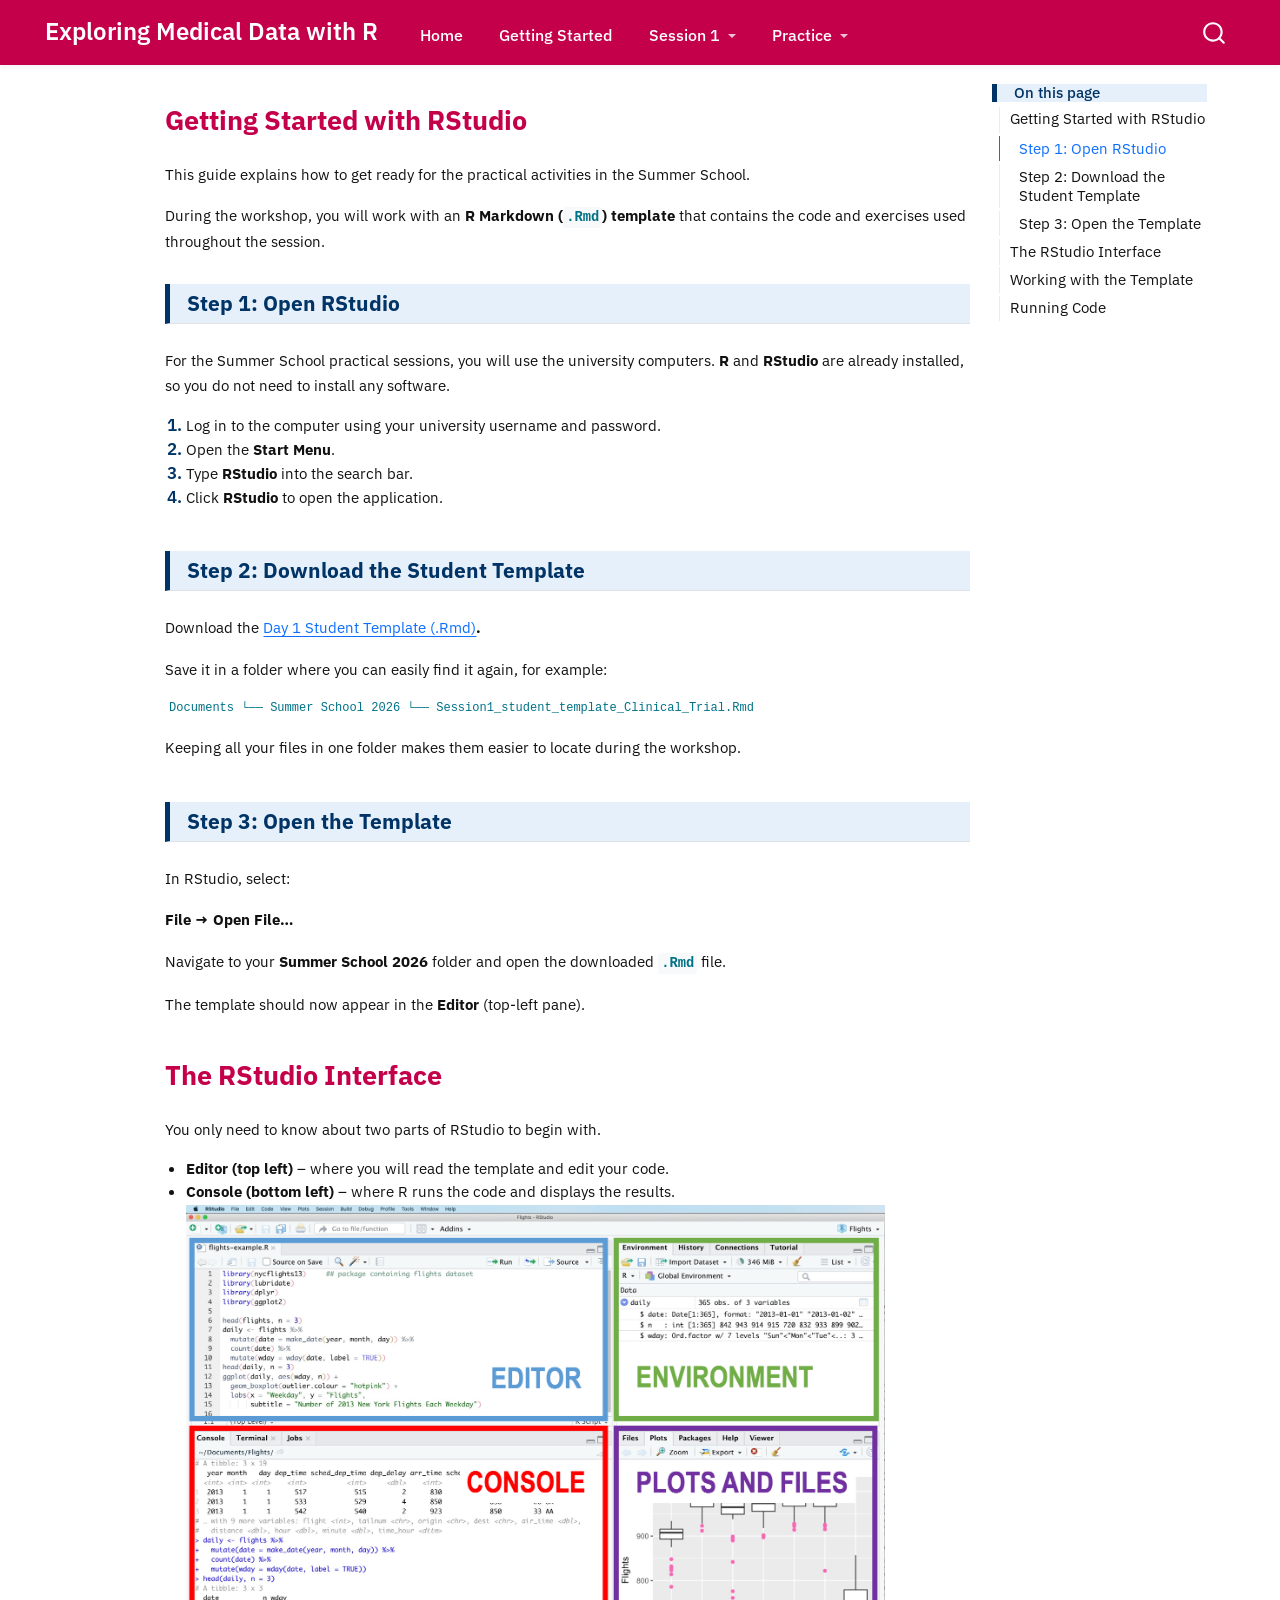
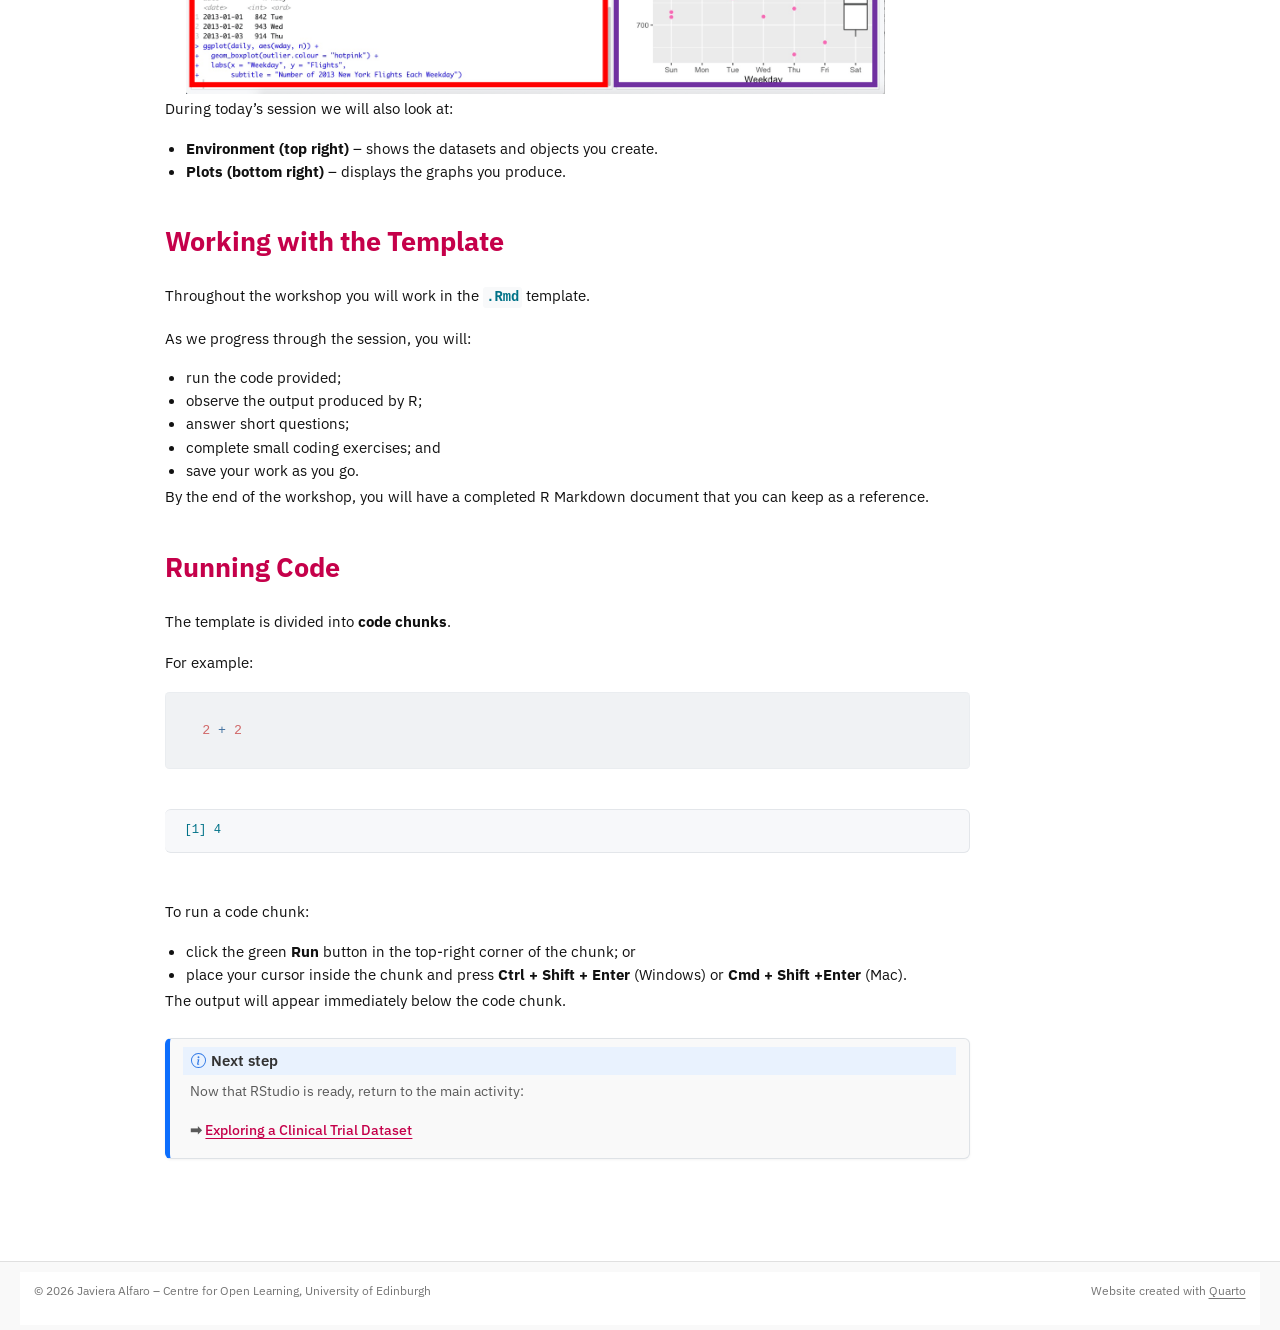
<file: docs/Getting_started_with_RStudio.html>
<!DOCTYPE html>
<html xmlns="http://www.w3.org/1999/xhtml" lang="en" xml:lang="en"><head>

<meta charset="utf-8">
<meta name="generator" content="quarto-1.7.29">

<meta name="viewport" content="width=device-width, initial-scale=1.0, user-scalable=yes">


<title>Getting Started with RStudio – Exploring Medical Data with R</title>
<style>
code{white-space: pre-wrap;}
span.smallcaps{font-variant: small-caps;}
div.columns{display: flex; gap: min(4vw, 1.5em);}
div.column{flex: auto; overflow-x: auto;}
div.hanging-indent{margin-left: 1.5em; text-indent: -1.5em;}
ul.task-list{list-style: none;}
ul.task-list li input[type="checkbox"] {
  width: 0.8em;
  margin: 0 0.8em 0.2em -1em; /* quarto-specific, see https://github.com/quarto-dev/quarto-cli/issues/4556 */ 
  vertical-align: middle;
}
/* CSS for syntax highlighting */
html { -webkit-text-size-adjust: 100%; }
pre > code.sourceCode { white-space: pre; position: relative; }
pre > code.sourceCode > span { display: inline-block; line-height: 1.25; }
pre > code.sourceCode > span:empty { height: 1.2em; }
.sourceCode { overflow: visible; }
code.sourceCode > span { color: inherit; text-decoration: inherit; }
div.sourceCode { margin: 1em 0; }
pre.sourceCode { margin: 0; }
@media screen {
div.sourceCode { overflow: auto; }
}
@media print {
pre > code.sourceCode { white-space: pre-wrap; }
pre > code.sourceCode > span { text-indent: -5em; padding-left: 5em; }
}
pre.numberSource code
  { counter-reset: source-line 0; }
pre.numberSource code > span
  { position: relative; left: -4em; counter-increment: source-line; }
pre.numberSource code > span > a:first-child::before
  { content: counter(source-line);
    position: relative; left: -1em; text-align: right; vertical-align: baseline;
    border: none; display: inline-block;
    -webkit-touch-callout: none; -webkit-user-select: none;
    -khtml-user-select: none; -moz-user-select: none;
    -ms-user-select: none; user-select: none;
    padding: 0 4px; width: 4em;
  }
pre.numberSource { margin-left: 3em;  padding-left: 4px; }
div.sourceCode
  {   }
@media screen {
pre > code.sourceCode > span > a:first-child::before { text-decoration: underline; }
}
</style>


<script src="site_libs/quarto-nav/quarto-nav.js"></script>
<script src="site_libs/clipboard/clipboard.min.js"></script>
<script src="site_libs/quarto-search/autocomplete.umd.js"></script>
<script src="site_libs/quarto-search/fuse.min.js"></script>
<script src="site_libs/quarto-search/quarto-search.js"></script>
<meta name="quarto:offset" content="./">
<script src="site_libs/quarto-html/quarto.js" type="module"></script>
<script src="site_libs/quarto-html/tabsets/tabsets.js" type="module"></script>
<script src="site_libs/quarto-html/popper.min.js"></script>
<script src="site_libs/quarto-html/tippy.umd.min.js"></script>
<script src="site_libs/quarto-html/anchor.min.js"></script>
<link href="site_libs/quarto-html/tippy.css" rel="stylesheet">
<link href="site_libs/quarto-html/quarto-syntax-highlighting-6c63763c1ae9bd01aad4ba4dab843f5b.css" rel="stylesheet" id="quarto-text-highlighting-styles">
<script src="site_libs/bootstrap/bootstrap.min.js"></script>
<link href="site_libs/bootstrap/bootstrap-icons.css" rel="stylesheet">
<link href="site_libs/bootstrap/bootstrap-ee4151e400a98a0cd522b9f63face573.min.css" rel="stylesheet" append-hash="true" id="quarto-bootstrap" data-mode="light">
<script id="quarto-search-options" type="application/json">{
  "location": "navbar",
  "copy-button": false,
  "collapse-after": 3,
  "panel-placement": "end",
  "type": "overlay",
  "limit": 50,
  "keyboard-shortcut": [
    "f",
    "/",
    "s"
  ],
  "show-item-context": false,
  "language": {
    "search-no-results-text": "No results",
    "search-matching-documents-text": "matching documents",
    "search-copy-link-title": "Copy link to search",
    "search-hide-matches-text": "Hide additional matches",
    "search-more-match-text": "more match in this document",
    "search-more-matches-text": "more matches in this document",
    "search-clear-button-title": "Clear",
    "search-text-placeholder": "",
    "search-detached-cancel-button-title": "Cancel",
    "search-submit-button-title": "Submit",
    "search-label": "Search"
  }
}</script>


<link rel="stylesheet" href="styles.css">
</head>

<body class="nav-fixed quarto-light">

<div id="quarto-search-results"></div>
  <header id="quarto-header" class="headroom fixed-top">
    <nav class="navbar navbar-expand-lg " data-bs-theme="dark">
      <div class="navbar-container container-fluid">
      <div class="navbar-brand-container mx-auto">
    <a class="navbar-brand" href="./index.html">
    <span class="navbar-title">Exploring Medical Data with R</span>
    </a>
  </div>
            <div id="quarto-search" class="" title="Search"></div>
          <button class="navbar-toggler" type="button" data-bs-toggle="collapse" data-bs-target="#navbarCollapse" aria-controls="navbarCollapse" role="menu" aria-expanded="false" aria-label="Toggle navigation" onclick="if (window.quartoToggleHeadroom) { window.quartoToggleHeadroom(); }">
  <span class="navbar-toggler-icon"></span>
</button>
          <div class="collapse navbar-collapse" id="navbarCollapse">
            <ul class="navbar-nav navbar-nav-scroll me-auto">
  <li class="nav-item">
    <a class="nav-link" href="./index.html"> 
<span class="menu-text">Home</span></a>
  </li>  
  <li class="nav-item">
    <a class="nav-link active" href="./Getting_started_with_RStudio.html" aria-current="page"> 
<span class="menu-text">Getting Started</span></a>
  </li>  
  <li class="nav-item dropdown ">
    <a class="nav-link dropdown-toggle" href="#" id="nav-menu-session-1" role="link" data-bs-toggle="dropdown" aria-expanded="false">
 <span class="menu-text">Session 1</span>
    </a>
    <ul class="dropdown-menu" aria-labelledby="nav-menu-session-1">    
        <li>
    <a class="dropdown-item" href="./Exploring_a_Clinical_Trial_Dataset.html">
 <span class="dropdown-text">Exploring a Clinical Trial Dataset</span></a>
  </li>  
        <li>
    <a class="dropdown-item" href="./Clinical_trial_summary.html">
 <span class="dropdown-text">Summary Statistics and Visualisation</span></a>
  </li>  
    </ul>
  </li>
  <li class="nav-item dropdown ">
    <a class="nav-link dropdown-toggle" href="#" id="nav-menu-practice" role="link" data-bs-toggle="dropdown" aria-expanded="false">
 <span class="menu-text">Practice</span>
    </a>
    <ul class="dropdown-menu" aria-labelledby="nav-menu-practice">    
        <li>
    <a class="dropdown-item" href="./student-templates/Session1_student_template_Clinical_Trial.Rmd">
 <span class="dropdown-text">Day 1 Student Template</span></a>
  </li>  
        <li>
    <a class="dropdown-item" href="./student-templates/Session1_do_it_yourself.Rmd">
 <span class="dropdown-text">Independent Practice</span></a>
  </li>  
    </ul>
  </li>
</ul>
          </div> <!-- /navcollapse -->
            <div class="quarto-navbar-tools">
</div>
      </div> <!-- /container-fluid -->
    </nav>
</header>
<!-- content -->
<div id="quarto-content" class="quarto-container page-columns page-rows-contents page-layout-article page-navbar">
<!-- sidebar -->
<!-- margin-sidebar -->
    <div id="quarto-margin-sidebar" class="sidebar margin-sidebar">
        <nav id="TOC" role="doc-toc" class="toc-active">
    <h2 id="toc-title">On this page</h2>
   
  <ul>
  <li><a href="#getting-started-with-rstudio" id="toc-getting-started-with-rstudio" class="nav-link active" data-scroll-target="#getting-started-with-rstudio">Getting Started with RStudio</a>
  <ul class="collapse">
  <li><a href="#step-1-open-rstudio" id="toc-step-1-open-rstudio" class="nav-link" data-scroll-target="#step-1-open-rstudio">Step 1: Open RStudio</a></li>
  <li><a href="#step-2-download-the-student-template" id="toc-step-2-download-the-student-template" class="nav-link" data-scroll-target="#step-2-download-the-student-template">Step 2: Download the Student Template</a></li>
  <li><a href="#step-3-open-the-template" id="toc-step-3-open-the-template" class="nav-link" data-scroll-target="#step-3-open-the-template">Step 3: Open the Template</a></li>
  </ul></li>
  <li><a href="#the-rstudio-interface" id="toc-the-rstudio-interface" class="nav-link" data-scroll-target="#the-rstudio-interface">The RStudio Interface</a></li>
  <li><a href="#working-with-the-template" id="toc-working-with-the-template" class="nav-link" data-scroll-target="#working-with-the-template">Working with the Template</a></li>
  <li><a href="#running-code" id="toc-running-code" class="nav-link" data-scroll-target="#running-code">Running Code</a></li>
  </ul>
</nav>
    </div>
<!-- main -->
<main class="content" id="quarto-document-content">

<header id="title-block-header" class="quarto-title-block default">
<div class="quarto-title">
<h1 class="title">Getting Started with RStudio</h1>
</div>



<div class="quarto-title-meta">

    
  
    
  </div>
  


</header>


<section id="getting-started-with-rstudio" class="level1">
<h1>Getting Started with RStudio</h1>
<p>This guide explains how to get ready for the practical activities in the Summer School.</p>
<p>During the workshop, you will work with an <strong>R Markdown (<code>.Rmd</code>) template</strong> that contains the code and exercises used throughout the session.</p>
<section id="step-1-open-rstudio" class="level2">
<h2 class="anchored" data-anchor-id="step-1-open-rstudio">Step 1: Open RStudio</h2>
<p>For the Summer School practical sessions, you will use the university computers. <strong>R</strong> and <strong>RStudio</strong> are already installed, so you do not need to install any software.</p>
<ol type="1">
<li><p>Log in to the computer using your university username and password.</p></li>
<li><p>Open the <strong>Start Menu</strong>.</p></li>
<li><p>Type <strong>RStudio</strong> into the search bar.</p></li>
<li><p>Click <strong>RStudio</strong> to open the application.</p></li>
</ol>
</section>
<section id="step-2-download-the-student-template" class="level2">
<h2 class="anchored" data-anchor-id="step-2-download-the-student-template">Step 2: Download the Student Template</h2>
<p>Download the <strong><a href="student-templates/Day1_Student_Template.Rmd">Day 1 Student Template (.Rmd)</a>.</strong></p>
<p>Save it in a folder where you can easily find it again, for example:</p>
<pre><code>Documents
└── Summer School 2026
      └── Session1_student_template_Clinical_Trial.Rmd</code></pre>
<p>Keeping all your files in one folder makes them easier to locate during the workshop.</p>
</section>
<section id="step-3-open-the-template" class="level2">
<h2 class="anchored" data-anchor-id="step-3-open-the-template">Step 3: Open the Template</h2>
<p>In RStudio, select:</p>
<p><strong>File → Open File…</strong></p>
<p>Navigate to your <strong>Summer School 2026</strong> folder and open the downloaded <code>.Rmd</code> file.</p>
<p>The template should now appear in the <strong>Editor</strong> (top-left pane).</p>
</section>
</section>
<section id="the-rstudio-interface" class="level1">
<h1>The RStudio Interface</h1>
<p>You only need to know about two parts of RStudio to begin with.</p>
<ul>
<li><p><strong>Editor (top left)</strong> – where you will read the template and edit your code.</p></li>
<li><p><strong>Console (bottom left)</strong> – where R runs the code and displays the results.</p>
<p><img src="images/clipboard-1131728898.png" class="img-fluid" width="699"></p></li>
</ul>
<p>During today’s session we will also look at:</p>
<ul>
<li><p><strong>Environment (top right)</strong> – shows the datasets and objects you create.</p></li>
<li><p><strong>Plots (bottom right)</strong> – displays the graphs you produce.</p></li>
</ul>
</section>
<section id="working-with-the-template" class="level1">
<h1>Working with the Template</h1>
<p>Throughout the workshop you will work in the <code>.Rmd</code> template.</p>
<p>As we progress through the session, you will:</p>
<ul>
<li><p>run the code provided;</p></li>
<li><p>observe the output produced by R;</p></li>
<li><p>answer short questions;</p></li>
<li><p>complete small coding exercises; and</p></li>
<li><p>save your work as you go.</p></li>
</ul>
<p>By the end of the workshop, you will have a completed R Markdown document that you can keep as a reference.</p>
</section>
<section id="running-code" class="level1">
<h1>Running Code</h1>
<p>The template is divided into <strong>code chunks</strong>.</p>
<p>For example:</p>
<div class="cell">
<div class="sourceCode cell-code" id="cb2"><pre class="sourceCode r code-with-copy"><code class="sourceCode r"><span id="cb2-1"><a href="#cb2-1" aria-hidden="true" tabindex="-1"></a><span class="dv">2</span> <span class="sc">+</span> <span class="dv">2</span></span></code><button title="Copy to Clipboard" class="code-copy-button"><i class="bi"></i></button></pre></div>
<div class="cell-output cell-output-stdout">
<pre><code>[1] 4</code></pre>
</div>
</div>
<p>To run a code chunk:</p>
<ul>
<li><p>click the green <strong>Run</strong> button in the top-right corner of the chunk; or</p></li>
<li><p>place your cursor inside the chunk and press <strong>Ctrl + Shift + Enter</strong> (Windows) or <strong>Cmd + Shift +Enter</strong> (Mac).</p></li>
</ul>
<p>The output will appear immediately below the code chunk.</p>
<div class="callout callout-style-default callout-note callout-titled">
<div class="callout-header d-flex align-content-center">
<div class="callout-icon-container">
<i class="callout-icon"></i>
</div>
<div class="callout-title-container flex-fill">
Next step
</div>
</div>
<div class="callout-body-container callout-body">
<p>Now that RStudio is ready, return to the main activity:</p>
<p><strong>➡ <a href="exploring-clinical-trial-dataset.html">Exploring a Clinical Trial Dataset</a></strong></p>
</div>
</div>


</section>

</main> <!-- /main -->
<script id="quarto-html-after-body" type="application/javascript">
  window.document.addEventListener("DOMContentLoaded", function (event) {
    const icon = "";
    const anchorJS = new window.AnchorJS();
    anchorJS.options = {
      placement: 'right',
      icon: icon
    };
    anchorJS.add('.anchored');
    const isCodeAnnotation = (el) => {
      for (const clz of el.classList) {
        if (clz.startsWith('code-annotation-')) {                     
          return true;
        }
      }
      return false;
    }
    const onCopySuccess = function(e) {
      // button target
      const button = e.trigger;
      // don't keep focus
      button.blur();
      // flash "checked"
      button.classList.add('code-copy-button-checked');
      var currentTitle = button.getAttribute("title");
      button.setAttribute("title", "Copied!");
      let tooltip;
      if (window.bootstrap) {
        button.setAttribute("data-bs-toggle", "tooltip");
        button.setAttribute("data-bs-placement", "left");
        button.setAttribute("data-bs-title", "Copied!");
        tooltip = new bootstrap.Tooltip(button, 
          { trigger: "manual", 
            customClass: "code-copy-button-tooltip",
            offset: [0, -8]});
        tooltip.show();    
      }
      setTimeout(function() {
        if (tooltip) {
          tooltip.hide();
          button.removeAttribute("data-bs-title");
          button.removeAttribute("data-bs-toggle");
          button.removeAttribute("data-bs-placement");
        }
        button.setAttribute("title", currentTitle);
        button.classList.remove('code-copy-button-checked');
      }, 1000);
      // clear code selection
      e.clearSelection();
    }
    const getTextToCopy = function(trigger) {
        const codeEl = trigger.previousElementSibling.cloneNode(true);
        for (const childEl of codeEl.children) {
          if (isCodeAnnotation(childEl)) {
            childEl.remove();
          }
        }
        return codeEl.innerText;
    }
    const clipboard = new window.ClipboardJS('.code-copy-button:not([data-in-quarto-modal])', {
      text: getTextToCopy
    });
    clipboard.on('success', onCopySuccess);
    if (window.document.getElementById('quarto-embedded-source-code-modal')) {
      const clipboardModal = new window.ClipboardJS('.code-copy-button[data-in-quarto-modal]', {
        text: getTextToCopy,
        container: window.document.getElementById('quarto-embedded-source-code-modal')
      });
      clipboardModal.on('success', onCopySuccess);
    }
      var localhostRegex = new RegExp(/^(?:http|https):\/\/localhost\:?[0-9]*\//);
      var mailtoRegex = new RegExp(/^mailto:/);
        var filterRegex = new RegExp('/' + window.location.host + '/');
      var isInternal = (href) => {
          return filterRegex.test(href) || localhostRegex.test(href) || mailtoRegex.test(href);
      }
      // Inspect non-navigation links and adorn them if external
     var links = window.document.querySelectorAll('a[href]:not(.nav-link):not(.navbar-brand):not(.toc-action):not(.sidebar-link):not(.sidebar-item-toggle):not(.pagination-link):not(.no-external):not([aria-hidden]):not(.dropdown-item):not(.quarto-navigation-tool):not(.about-link)');
      for (var i=0; i<links.length; i++) {
        const link = links[i];
        if (!isInternal(link.href)) {
          // undo the damage that might have been done by quarto-nav.js in the case of
          // links that we want to consider external
          if (link.dataset.originalHref !== undefined) {
            link.href = link.dataset.originalHref;
          }
        }
      }
    function tippyHover(el, contentFn, onTriggerFn, onUntriggerFn) {
      const config = {
        allowHTML: true,
        maxWidth: 500,
        delay: 100,
        arrow: false,
        appendTo: function(el) {
            return el.parentElement;
        },
        interactive: true,
        interactiveBorder: 10,
        theme: 'quarto',
        placement: 'bottom-start',
      };
      if (contentFn) {
        config.content = contentFn;
      }
      if (onTriggerFn) {
        config.onTrigger = onTriggerFn;
      }
      if (onUntriggerFn) {
        config.onUntrigger = onUntriggerFn;
      }
      window.tippy(el, config); 
    }
    const noterefs = window.document.querySelectorAll('a[role="doc-noteref"]');
    for (var i=0; i<noterefs.length; i++) {
      const ref = noterefs[i];
      tippyHover(ref, function() {
        // use id or data attribute instead here
        let href = ref.getAttribute('data-footnote-href') || ref.getAttribute('href');
        try { href = new URL(href).hash; } catch {}
        const id = href.replace(/^#\/?/, "");
        const note = window.document.getElementById(id);
        if (note) {
          return note.innerHTML;
        } else {
          return "";
        }
      });
    }
    const xrefs = window.document.querySelectorAll('a.quarto-xref');
    const processXRef = (id, note) => {
      // Strip column container classes
      const stripColumnClz = (el) => {
        el.classList.remove("page-full", "page-columns");
        if (el.children) {
          for (const child of el.children) {
            stripColumnClz(child);
          }
        }
      }
      stripColumnClz(note)
      if (id === null || id.startsWith('sec-')) {
        // Special case sections, only their first couple elements
        const container = document.createElement("div");
        if (note.children && note.children.length > 2) {
          container.appendChild(note.children[0].cloneNode(true));
          for (let i = 1; i < note.children.length; i++) {
            const child = note.children[i];
            if (child.tagName === "P" && child.innerText === "") {
              continue;
            } else {
              container.appendChild(child.cloneNode(true));
              break;
            }
          }
          if (window.Quarto?.typesetMath) {
            window.Quarto.typesetMath(container);
          }
          return container.innerHTML
        } else {
          if (window.Quarto?.typesetMath) {
            window.Quarto.typesetMath(note);
          }
          return note.innerHTML;
        }
      } else {
        // Remove any anchor links if they are present
        const anchorLink = note.querySelector('a.anchorjs-link');
        if (anchorLink) {
          anchorLink.remove();
        }
        if (window.Quarto?.typesetMath) {
          window.Quarto.typesetMath(note);
        }
        if (note.classList.contains("callout")) {
          return note.outerHTML;
        } else {
          return note.innerHTML;
        }
      }
    }
    for (var i=0; i<xrefs.length; i++) {
      const xref = xrefs[i];
      tippyHover(xref, undefined, function(instance) {
        instance.disable();
        let url = xref.getAttribute('href');
        let hash = undefined; 
        if (url.startsWith('#')) {
          hash = url;
        } else {
          try { hash = new URL(url).hash; } catch {}
        }
        if (hash) {
          const id = hash.replace(/^#\/?/, "");
          const note = window.document.getElementById(id);
          if (note !== null) {
            try {
              const html = processXRef(id, note.cloneNode(true));
              instance.setContent(html);
            } finally {
              instance.enable();
              instance.show();
            }
          } else {
            // See if we can fetch this
            fetch(url.split('#')[0])
            .then(res => res.text())
            .then(html => {
              const parser = new DOMParser();
              const htmlDoc = parser.parseFromString(html, "text/html");
              const note = htmlDoc.getElementById(id);
              if (note !== null) {
                const html = processXRef(id, note);
                instance.setContent(html);
              } 
            }).finally(() => {
              instance.enable();
              instance.show();
            });
          }
        } else {
          // See if we can fetch a full url (with no hash to target)
          // This is a special case and we should probably do some content thinning / targeting
          fetch(url)
          .then(res => res.text())
          .then(html => {
            const parser = new DOMParser();
            const htmlDoc = parser.parseFromString(html, "text/html");
            const note = htmlDoc.querySelector('main.content');
            if (note !== null) {
              // This should only happen for chapter cross references
              // (since there is no id in the URL)
              // remove the first header
              if (note.children.length > 0 && note.children[0].tagName === "HEADER") {
                note.children[0].remove();
              }
              const html = processXRef(null, note);
              instance.setContent(html);
            } 
          }).finally(() => {
            instance.enable();
            instance.show();
          });
        }
      }, function(instance) {
      });
    }
        let selectedAnnoteEl;
        const selectorForAnnotation = ( cell, annotation) => {
          let cellAttr = 'data-code-cell="' + cell + '"';
          let lineAttr = 'data-code-annotation="' +  annotation + '"';
          const selector = 'span[' + cellAttr + '][' + lineAttr + ']';
          return selector;
        }
        const selectCodeLines = (annoteEl) => {
          const doc = window.document;
          const targetCell = annoteEl.getAttribute("data-target-cell");
          const targetAnnotation = annoteEl.getAttribute("data-target-annotation");
          const annoteSpan = window.document.querySelector(selectorForAnnotation(targetCell, targetAnnotation));
          const lines = annoteSpan.getAttribute("data-code-lines").split(",");
          const lineIds = lines.map((line) => {
            return targetCell + "-" + line;
          })
          let top = null;
          let height = null;
          let parent = null;
          if (lineIds.length > 0) {
              //compute the position of the single el (top and bottom and make a div)
              const el = window.document.getElementById(lineIds[0]);
              top = el.offsetTop;
              height = el.offsetHeight;
              parent = el.parentElement.parentElement;
            if (lineIds.length > 1) {
              const lastEl = window.document.getElementById(lineIds[lineIds.length - 1]);
              const bottom = lastEl.offsetTop + lastEl.offsetHeight;
              height = bottom - top;
            }
            if (top !== null && height !== null && parent !== null) {
              // cook up a div (if necessary) and position it 
              let div = window.document.getElementById("code-annotation-line-highlight");
              if (div === null) {
                div = window.document.createElement("div");
                div.setAttribute("id", "code-annotation-line-highlight");
                div.style.position = 'absolute';
                parent.appendChild(div);
              }
              div.style.top = top - 2 + "px";
              div.style.height = height + 4 + "px";
              div.style.left = 0;
              let gutterDiv = window.document.getElementById("code-annotation-line-highlight-gutter");
              if (gutterDiv === null) {
                gutterDiv = window.document.createElement("div");
                gutterDiv.setAttribute("id", "code-annotation-line-highlight-gutter");
                gutterDiv.style.position = 'absolute';
                const codeCell = window.document.getElementById(targetCell);
                const gutter = codeCell.querySelector('.code-annotation-gutter');
                gutter.appendChild(gutterDiv);
              }
              gutterDiv.style.top = top - 2 + "px";
              gutterDiv.style.height = height + 4 + "px";
            }
            selectedAnnoteEl = annoteEl;
          }
        };
        const unselectCodeLines = () => {
          const elementsIds = ["code-annotation-line-highlight", "code-annotation-line-highlight-gutter"];
          elementsIds.forEach((elId) => {
            const div = window.document.getElementById(elId);
            if (div) {
              div.remove();
            }
          });
          selectedAnnoteEl = undefined;
        };
          // Handle positioning of the toggle
      window.addEventListener(
        "resize",
        throttle(() => {
          elRect = undefined;
          if (selectedAnnoteEl) {
            selectCodeLines(selectedAnnoteEl);
          }
        }, 10)
      );
      function throttle(fn, ms) {
      let throttle = false;
      let timer;
        return (...args) => {
          if(!throttle) { // first call gets through
              fn.apply(this, args);
              throttle = true;
          } else { // all the others get throttled
              if(timer) clearTimeout(timer); // cancel #2
              timer = setTimeout(() => {
                fn.apply(this, args);
                timer = throttle = false;
              }, ms);
          }
        };
      }
        const annoteTargets = window.document.querySelectorAll('.code-annotation-anchor');
        for (let i=0; i<annoteTargets.length; i++) {
          const annoteTarget = annoteTargets[i];
          const targetCell = annoteTarget.getAttribute("data-target-cell");
          const targetAnnotation = annoteTarget.getAttribute("data-target-annotation");
          const contentFn = () => {
            const content = window.document.querySelector(selectorForAnnotation(targetCell, targetAnnotation));
            if (content) {
              const tipContent = content.cloneNode(true);
              tipContent.classList.add("code-annotation-tip-content");
              return tipContent.outerHTML;
            }
          }
          const config = {
            allowHTML: true,
            content: contentFn,
            onShow: (instance) => {
              selectCodeLines(instance.reference);
              instance.reference.classList.add('code-annotation-active');
              window.tippy.hideAll();
            },
            onHide: (instance) => {
              unselectCodeLines();
              instance.reference.classList.remove('code-annotation-active');
            },
            maxWidth: 300,
            delay: [50, 0],
            duration: [200, 0],
            offset: [5, 10],
            arrow: true,
            appendTo: function(el) {
              return el.parentElement.parentElement.parentElement;
            },
            interactive: true,
            interactiveBorder: 10,
            theme: 'quarto',
            placement: 'right',
            popperOptions: {
              modifiers: [
              {
                name: 'flip',
                options: {
                  flipVariations: false, // true by default
                  allowedAutoPlacements: ['right'],
                  fallbackPlacements: ['right', 'top', 'top-start', 'top-end', 'bottom', 'bottom-start', 'bottom-end', 'left'],
                },
              },
              {
                name: 'preventOverflow',
                options: {
                  mainAxis: false,
                  altAxis: false
                }
              }
              ]        
            }      
          };
          window.tippy(annoteTarget, config); 
        }
    const findCites = (el) => {
      const parentEl = el.parentElement;
      if (parentEl) {
        const cites = parentEl.dataset.cites;
        if (cites) {
          return {
            el,
            cites: cites.split(' ')
          };
        } else {
          return findCites(el.parentElement)
        }
      } else {
        return undefined;
      }
    };
    var bibliorefs = window.document.querySelectorAll('a[role="doc-biblioref"]');
    for (var i=0; i<bibliorefs.length; i++) {
      const ref = bibliorefs[i];
      const citeInfo = findCites(ref);
      if (citeInfo) {
        tippyHover(citeInfo.el, function() {
          var popup = window.document.createElement('div');
          citeInfo.cites.forEach(function(cite) {
            var citeDiv = window.document.createElement('div');
            citeDiv.classList.add('hanging-indent');
            citeDiv.classList.add('csl-entry');
            var biblioDiv = window.document.getElementById('ref-' + cite);
            if (biblioDiv) {
              citeDiv.innerHTML = biblioDiv.innerHTML;
            }
            popup.appendChild(citeDiv);
          });
          return popup.innerHTML;
        });
      }
    }
  });
  </script>
</div> <!-- /content -->
<footer class="footer">
  <div class="nav-footer">
    <div class="nav-footer-left">
<p>© 2026 Javiera Alfaro – Centre for Open Learning, University of Edinburgh</p>
</div>   
    <div class="nav-footer-center">
      &nbsp;
    </div>
    <div class="nav-footer-right">
<p>Website created with <a href="https://quarto.org">Quarto</a></p>
</div>
  </div>
</footer>




</body></html>
</file>
<file: docs/site_libs/quarto-html/tippy.css>
.tippy-box[data-animation=fade][data-state=hidden]{opacity:0}[data-tippy-root]{max-width:calc(100vw - 10px)}.tippy-box{position:relative;background-color:#333;color:#fff;border-radius:4px;font-size:14px;line-height:1.4;white-space:normal;outline:0;transition-property:transform,visibility,opacity}.tippy-box[data-placement^=top]>.tippy-arrow{bottom:0}.tippy-box[data-placement^=top]>.tippy-arrow:before{bottom:-7px;left:0;border-width:8px 8px 0;border-top-color:initial;transform-origin:center top}.tippy-box[data-placement^=bottom]>.tippy-arrow{top:0}.tippy-box[data-placement^=bottom]>.tippy-arrow:before{top:-7px;left:0;border-width:0 8px 8px;border-bottom-color:initial;transform-origin:center bottom}.tippy-box[data-placement^=left]>.tippy-arrow{right:0}.tippy-box[data-placement^=left]>.tippy-arrow:before{border-width:8px 0 8px 8px;border-left-color:initial;right:-7px;transform-origin:center left}.tippy-box[data-placement^=right]>.tippy-arrow{left:0}.tippy-box[data-placement^=right]>.tippy-arrow:before{left:-7px;border-width:8px 8px 8px 0;border-right-color:initial;transform-origin:center right}.tippy-box[data-inertia][data-state=visible]{transition-timing-function:cubic-bezier(.54,1.5,.38,1.11)}.tippy-arrow{width:16px;height:16px;color:#333}.tippy-arrow:before{content:"";position:absolute;border-color:transparent;border-style:solid}.tippy-content{position:relative;padding:5px 9px;z-index:1}
</file>
<file: docs/site_libs/quarto-html/quarto-syntax-highlighting-0815c480559380816a4d1ea211a47e91.css>
/* quarto syntax highlight colors */
:root {
  --quarto-hl-ot-color: #003B4F;
  --quarto-hl-at-color: #657422;
  --quarto-hl-ss-color: #20794D;
  --quarto-hl-an-color: #5E5E5E;
  --quarto-hl-fu-color: #4758AB;
  --quarto-hl-st-color: #20794D;
  --quarto-hl-cf-color: #003B4F;
  --quarto-hl-op-color: #5E5E5E;
  --quarto-hl-er-color: #AD0000;
  --quarto-hl-bn-color: #AD0000;
  --quarto-hl-al-color: #AD0000;
  --quarto-hl-va-color: #111111;
  --quarto-hl-bu-color: inherit;
  --quarto-hl-ex-color: inherit;
  --quarto-hl-pp-color: #AD0000;
  --quarto-hl-in-color: #5E5E5E;
  --quarto-hl-vs-color: #20794D;
  --quarto-hl-wa-color: #5E5E5E;
  --quarto-hl-do-color: #5E5E5E;
  --quarto-hl-im-color: #00769E;
  --quarto-hl-ch-color: #20794D;
  --quarto-hl-dt-color: #AD0000;
  --quarto-hl-fl-color: #AD0000;
  --quarto-hl-co-color: #5E5E5E;
  --quarto-hl-cv-color: #5E5E5E;
  --quarto-hl-cn-color: #8f5902;
  --quarto-hl-sc-color: #5E5E5E;
  --quarto-hl-dv-color: #AD0000;
  --quarto-hl-kw-color: #003B4F;
}

/* other quarto variables */
:root {
  --quarto-font-monospace: SFMono-Regular, Menlo, Monaco, Consolas, "Liberation Mono", "Courier New", monospace;
}

/* syntax highlight based on Pandoc's rules */
pre > code.sourceCode > span {
  color: #003B4F;
}

code.sourceCode > span {
  color: #003B4F;
}

div.sourceCode,
div.sourceCode pre.sourceCode {
  color: #003B4F;
}

/* Normal */
code span {
  color: #003B4F;
}

/* Alert */
code span.al {
  color: #AD0000;
  font-style: inherit;
}

/* Annotation */
code span.an {
  color: #5E5E5E;
  font-style: inherit;
}

/* Attribute */
code span.at {
  color: #657422;
  font-style: inherit;
}

/* BaseN */
code span.bn {
  color: #AD0000;
  font-style: inherit;
}

/* BuiltIn */
code span.bu {
  font-style: inherit;
}

/* ControlFlow */
code span.cf {
  color: #003B4F;
  font-weight: bold;
  font-style: inherit;
}

/* Char */
code span.ch {
  color: #20794D;
  font-style: inherit;
}

/* Constant */
code span.cn {
  color: #8f5902;
  font-style: inherit;
}

/* Comment */
code span.co {
  color: #5E5E5E;
  font-style: inherit;
}

/* CommentVar */
code span.cv {
  color: #5E5E5E;
  font-style: italic;
}

/* Documentation */
code span.do {
  color: #5E5E5E;
  font-style: italic;
}

/* DataType */
code span.dt {
  color: #AD0000;
  font-style: inherit;
}

/* DecVal */
code span.dv {
  color: #AD0000;
  font-style: inherit;
}

/* Error */
code span.er {
  color: #AD0000;
  font-style: inherit;
}

/* Extension */
code span.ex {
  font-style: inherit;
}

/* Float */
code span.fl {
  color: #AD0000;
  font-style: inherit;
}

/* Function */
code span.fu {
  color: #4758AB;
  font-style: inherit;
}

/* Import */
code span.im {
  color: #00769E;
  font-style: inherit;
}

/* Information */
code span.in {
  color: #5E5E5E;
  font-style: inherit;
}

/* Keyword */
code span.kw {
  color: #003B4F;
  font-weight: bold;
  font-style: inherit;
}

/* Operator */
code span.op {
  color: #5E5E5E;
  font-style: inherit;
}

/* Other */
code span.ot {
  color: #003B4F;
  font-style: inherit;
}

/* Preprocessor */
code span.pp {
  color: #AD0000;
  font-style: inherit;
}

/* SpecialChar */
code span.sc {
  color: #5E5E5E;
  font-style: inherit;
}

/* SpecialString */
code span.ss {
  color: #20794D;
  font-style: inherit;
}

/* String */
code span.st {
  color: #20794D;
  font-style: inherit;
}

/* Variable */
code span.va {
  color: #111111;
  font-style: inherit;
}

/* VerbatimString */
code span.vs {
  color: #20794D;
  font-style: inherit;
}

/* Warning */
code span.wa {
  color: #5E5E5E;
  font-style: italic;
}

.prevent-inlining {
  content: "</";
}

/*# sourceMappingURL=d398365ccb532ba00fe56d6aa1025863.css.map */
</file>
<file: docs/styles.css>
/* --------------------------------------
   UoE Summer School Styling – Refined Theme
----------------------------------------- */

/* Google Fonts */
@import url('https://fonts.googleapis.com/css2?family=IBM+Plex+Sans:wght@400;500;600;700&display=swap');

/* Base body styling */
body {
  font-family: 'IBM Plex Sans', sans-serif;
  background-color: #ffffff;
  color: #111111;
  font-size: 0.95rem;
  line-height: 1.7;
}

/* --------------------------------------
   Headings
----------------------------------------- */

/* Hide any default title block or h1 that might be injected */
.quarto-title, 
h1.title {
  display: none !important;
}

main.content h1 {
  margin-top: 1.5rem;
  margin-bottom: 1.5rem;
}
main.content p {
  margin-bottom: 1rem;
}


h1 {
  color: #C5004A; /* UoE pink */
  font-size: 2rem;
  font-weight: 800;
  margin-top: 2rem;
}

h2 {
  background-color: #E6F0FA;
  padding: 0.4rem 1rem;
  border-left: 5px solid #003366;  /* UoE dark blue */
  color: #003366;
  font-size: 1.5rem;
  font-weight: 700;
  margin-top: 2rem;
  margin-bottom: 2rem;
}

h3 {
  color: #003366;
  font-size: 1.3rem;
  font-weight: 600;
  margin-top: 1.8rem;
  margin-bottom: 1.8rem;
  border-bottom: 2px solid #003366;
  padding: 0.6rem 1rem;
  background-color: #F3F8FC;  /* very light blue */
  border-radius: 4px;
}


h4 {
  color: #444;
  font-size: 1.1rem;
  font-weight: 600;
  margin-top: 1.5rem;
   margin-bottom: 1.5rem;
  padding-left: 0.2rem;
  border-left: 3px solid #003366;
}


/* Widen the main content container */
main.content {
  max-width: 800px;  /* Try 1000–1200px for wider content */
  margin: 0 auto;
}

body.fixed-sidebar .content {
  max-width: 800px !important;
}

section {
  margin-bottom: 2.5rem;
}


/* --- NAVBAR STYLING (UoE Pink + DAPRI proportions) --- */
.navbar {
  background-color: #C5004A !important;
  padding: 8px 32px !important;
  display: flex;
  align-items: center;
  box-shadow: 0 2px 4px rgba(0, 0, 0, 0.05);
}

/* Logo sizing – make it smaller */
.navbar .navbar-brand img {
  height: 40px !important;
  max-height: 40px !important;
  width: auto !important;
  margin-right: 16px;
}

/* Brand text */
.navbar .navbar-brand {
  font-size: 1.4rem !important;
  font-weight: 600 !important;
  color: white !important;
  font-family: 'IBM Plex Sans', sans-serif;
  margin-right: 32px;
}

/* Navbar links */
.navbar-nav > li > a,
.navbar .nav-link {
  font-size: 0.95rem !important;
  font-weight: 500;
  color: white !important;
  padding: 0.4rem 0.8rem;
}

/* Hover effect */
.navbar-nav > li > a:hover,
.navbar .nav-link:hover {
  color: #FFD6E7 !important;
}

/* Push last two items to right (e.g., search or cheat sheet) */
.navbar-nav {
  gap: 16px;
}
.navbar-nav > li:last-child,
.navbar-nav > li:nth-last-child(2) {
  margin-left: auto;
}

/* TOC container */
nav[aria-label="On this page"] {
  all: unset;
  display: block !important;
  background-color: #ffffff !important;
  border-left: 4px solid #003366 !important;
  padding: 1rem 1.2rem !important;
  font-family: 'IBM Plex Sans', sans-serif !important;
  font-size: 0.95rem !important;
  border-radius: 8px !important;
  box-shadow: 0 2px 6px rgba(0,0,0,0.08) !important;
}

nav[aria-label="On this page"] > .sidebar-title {
  font-size: 1rem;
  font-weight: 700;
  color: #003366;
  margin-bottom: 0.75rem;
  background: none;
  padding-left: 0;
  border-left: none;
}

/* Link styles */
nav[aria-label="On this page"] a {
  display: block;
  color: #003366 !important;
  font-weight: 500;
  padding: 0.25rem 0;
  text-decoration: none;
  border-left: 2px solid transparent;
  transition: all 0.2s ease-in-out;
}

nav[aria-label="On this page"] a:hover {
  color: #C5004A !important;
  border-left: 3px solid #C5004A;
  background-color: #f9f9f9;
  border-radius: 4px;
  padding-left: 0.5rem;
}

nav[aria-label="On this page"] a.active {
  color: #C5004A !important;
  font-weight: 700;
  border-left: 3px solid #C5004A;
  background-color: #fff6fa;
  padding-left: 0.5rem;
  border-radius: 4px;
}


/* --------------------------------------
   Code Blocks
----------------------------------------- */

pre code {
  display: block;
  padding: 1rem;
  background-color: #f5f5f5;
  color: #C5004A;
  border-radius: 6px;
  overflow-x: auto;
  font-size: 0.9rem;
}


/* Inline code appearance (standard + table) */
code, td code {
  font-family: 'Courier New', monospace;
  font-size: 0.9rem;
  font-weight: 600;
  color: #003366;
  background-color:#eaecef;
  padding: 0.15em 0.4em;
  border-radius: 4px;
  white-space: nowrap;
}


/* --------------------------------------
   Callouts & Boxes
----------------------------------------- */
.callout {
  border-left: 4px solid #C5004A;
  background-color: #f9f9f9;
  padding: 1rem 1.25rem;
  margin: 1.5rem 0;
  border-radius: 6px;
  box-shadow: 0 1px 3px rgba(0,0,0,0.05);
}

.callout-title {
  font-weight: 600;
  color: #C5004A;
  margin-bottom: 0.5rem;
}

.callout-note p {
  font-size: 0.95rem;
  color: #5a5a5a;
  font-weight: 400;
}

.definition-box {
  background-color: #f8f8f8;
  border-left: 4px solid #C5004A;
  padding: 1rem 1.25rem;
  margin: 1.5rem 0;
  border-radius: 5px;
  font-size: 0.95rem;
}

.definition-box a {
  color: #C5004A; /* UoE pink */
  font-weight: 500;
  text-decoration: underline;
}

.example-box {
  background-color: #f0f9ff;
  border-left: 4px solid #0072CE;
  padding: 1rem 1.25rem;
  margin: 1.5rem 0;
  border-radius: 5px;
  font-size: 0.95rem;
}

.checklist-box {
  background-color: #fefcf3;
  border-left: 4px solid #FFC107;
  padding: 1rem 1.25rem;
  margin: 1.5rem 0;
  border-radius: 5px;
  font-size: 0.95rem;
}

.highlight {
  background-color: #FFF1F5;
  border-left: 4px solid #C5004A;
  padding: 0.75rem 1rem;
  margin: 1rem 0;
  border-radius: 6px;
  color: #333;
  font-size: 0.95rem;;
}

.blockquote {
  font-size: 0.95rem;
  line-height: 1.5;
}

.callout,
.definition-box,
.example-box,
.checklist-box {
  font-size: 0.95rem; /* Already applied, keep consistent */
  line-height: 2;
}

.callout a,
.definition-box a,
.example-box a,
.checklist-box a {
  font-weight: 500;
  color: #C5004A;
  text-decoration: underline;
}


/* --------------------------------------
   Table Styling: Compact and Clean
----------------------------------------- */
table {
  font-size: 0.9rem;
  line-height: 1.6;
  border-collapse: collapse;
  width: 100%;
  margin: 1.2rem 0;
}

table th, table td {
  padding: 0.5rem 0.75rem;
  text-align: left;
  vertical-align: top;
  border-bottom: 1px solid #ddd;
}

/* Table header with soft grey background */
table th {
  background-color: #F3F3F3 !important;
  color: #222 !important;
  font-weight: 600;
  padding: 0.6rem 0.8rem;
  border-bottom: 2px solid #e0e0e0;
}

/* Optional: subtle hover on rows */
table tbody tr:hover {
  background-color: #f8f8f8;
}

/* Slightly wider default table */
table {
  width: 60%;               /* or try 50–70% */
  min-width: 400px;         /* ensures it doesn't shrink too much */
  margin-left: auto;
  margin-right: auto;
}

/* Custom narrow class if you want selective control */
.narrow-table table {
  width: auto;
  min-width: 400px;
  margin-left: auto;
  margin-right: auto;
}


/* --------------------------------------
   Shiny Iframe Styling
----------------------------------------- */
.learnr-container iframe {
  border: 3px solid #C5004A;
  border-radius: 8px;
  box-shadow: 0 2px 6px rgba(0, 0, 0, 0.1);
  margin: 1rem 0;
}

/* --------------------------------------
   Footer
----------------------------------------- */
.footer {
  font-size: 0.85rem;
  background-color: #f9f9f9;
  color: #444;
  padding: 10px 20px;
  border-top: 1px solid #e0e0e0;
}


/* --------------------------------------
   Code Annotation Styling
----------------------------------------- */

/* CSS Variables for consistent colors */
:root {
  --code-bg: #1e2738;                         /* Dark blue background for code */
  --uoe-pink: #C5004A;                        /* UoE pink for highlights/emphasis */
  --highlight-bg: rgba(197, 0, 74, 0.08);     /* Transparent pink for highlights */
  --comment-color: #88cc88;                   /* Bright green for comments */
  --variable-color: #9cdcfe;                  /* Light blue for variables */
  --number-color: #ff8c00;                    /* Orange for numbers */
  --operator-color: #ffffff;                  /* White for operators */
  --string-color: #ce9178;                    /* Orange for strings */
  --function-color: #4ec9b0;                  /* Teal for functions */
  --keyword-color: #c586c0;                   /* Pink for keywords */
}

/* Container for code and annotations */
.code-container {
  position: relative;
  background-color: var(--code-bg);
  color: white;
  font-family: 'Courier New', monospace;
  padding: 1rem;
  border-radius: 6px;
  margin-bottom: 2em;
  overflow: visible;
  font-size: 0.95rem;
  line-height: 1.4;
}

/* Custom code block display (for manual HTML blocks) */
.code-line {
  white-space: pre;
  position: relative;
  margin: 0;
  padding: 3px 0;
  font-size: 0.85rem;
}

/* Annotation marker (the numbered circles) */
.marker {
  display: inline-block;
  width: 22px;
  height: 22px;
  background-color: var(--uoe-pink);
  color: white;
  border-radius: 50%;
  text-align: center;
  line-height: 22px;
  font-size: 12px;
  margin-left: 5px;
  cursor: pointer;
  position: relative;
  box-shadow: 0 1px 3px rgba(0,0,0,0.2);
  transition: transform 0.15s ease-in-out, box-shadow 0.15s ease-in-out;
}

.marker:hover {
  transform: scale(1.1);
  box-shadow: 0 2px 5px rgba(0,0,0,0.3);
}

/* Annotation bubble styling for manual HTML blocks */
.annotation {
  display: none;
  position: absolute;
  right: -320px;
  width: 300px;
  background-color: white;
  border-radius: 6px;
  box-shadow: 0 2px 6px rgba(0,0,0,0.1);
  padding: 12px 15px;
  color: #333;
  z-index: 100;
  font-family: 'IBM Plex Sans', sans-serif;
  font-size: 0.95rem;
  line-height: 1.5;
  animation: fadeIn 0.2s ease-in-out;
}

/* Animation for smoother appearance */
@keyframes fadeIn {
  from { opacity: 0; transform: translateX(-10px); }
  to { opacity: 1; transform: translateX(0); }
}

/* Makes annotation visible when hovering over marker */
.marker:hover + .annotation {
  display: block;
}

/* Styles for Quarto's built-in code annotation system */
.code-annotation-highlight {
  background-color: var(--highlight-bg) !important;
  border-left: 3px solid var(--uoe-pink) !important;
  width: 100% !important;
  display: block !important;
  padding-left: 5px !important;
  margin-left: -5px !important;
  border-radius: 0 !important;
}

/* Ensure the highlight is behind the code text */
.code-annotation-highlight pre {
  background-color: transparent !important;
}

/* Make sure highlight extends fully */
.sourceCode pre.sourceCode code {
  background-color: transparent !important;
}

/* Style Quarto's built-in annotation markers */
.code-annotation-numeric-marker {
  background-color: var(--uoe-pink) !important;
  color: white !important;
  font-weight: bold !important;
  box-shadow: 0 1px 3px rgba(0,0,0,0.2) !important;
}

/* Enhance Quarto's annotation tooltips */
.code-annotation-container {
  background-color: white !important;
  border-radius: 6px !important;
  box-shadow: 0 2px 8px rgba(0,0,0,0.15) !important;
  padding: 12px 15px !important;
  right: -320px !important;
  width: 300px !important;
  font-family: 'IBM Plex Sans', sans-serif !important;
  animation: fadeIn 0.2s ease-in-out !important;
}

/* === Teaching-Friendly Syntax Colours for R Code === */
.sourceCode {
  font-size: 0.85rem;
  background-color: #f9fafb;
  border-radius: 6px;
  padding: 1rem;
  overflow-x: auto;
}

/* Comments */
.sourceCode .co {
  color: #6a737d; /* soft medium grey */
  font-style: normal; /* no italics for accessibility */
}

/* Keywords like if, else, function */
.sourceCode .kw {
  color: #AF00DB;
  font-weight: 600;
}

/* Strings */
.sourceCode .st {
  color: #22863a;
}

/* Numbers */
.sourceCode .dv {
  color: #D16969;
  font-weight: 500;
}

/* Function names */
.sourceCode .fu {
  color: #005cc5;
  font-weight: 500;
}

/* Variables */
.sourceCode .va {
  color: #b76b00; /* dark amber */
  font-weight: 600;
}

/* Operators like <-, +, * */
.sourceCode .op {
  color: #111111;
}


@media screen and (max-width: 768px) {
  nav[aria-label="On this page"] {
    font-size: 0.85rem;
  }
}

/* === MARGIN CALLOUT SUPPORT === */

/* Allow margin content in article layout */
.marginnote,
.margin {
  float: right;
  clear: right;
  margin-right: -60%;
  width: 50%;
  margin-top: 0;
  font-size: 0.9rem;
  line-height: 1.4;
  color: #444;
}

/* Prevent content from overlapping margin */
main.content {
  max-width: 800px;
  margin-left: auto;
  margin-right: auto;
  position: relative;
  z-index: 1;
}

/* Pink-themed tab styling for better visibility */
.panel-tabset .nav-tabs {
  border-bottom: 2px solid #C5004A; /* UoE pink */
  margin-bottom: 1rem;
}

.panel-tabset .nav-tabs .nav-link {
  background-color: #fff0f5; /* pale pink */
  border: 1px solid #e5c0d5;
  border-bottom: none;
  margin-right: 0.3rem;
  padding: 0.4rem 1.1rem;
  font-weight: 500;
  color: #C5004A;
  border-radius: 6px 6px 0 0;
  transition: background-color 0.2s ease;
}

.panel-tabset .nav-tabs .nav-link:hover {
  background-color: #ffe3ed; /* slightly brighter pink on hover */
  cursor: pointer;
}

.panel-tabset .nav-tabs .nav-link.active {
  background-color: #ffffff;
  border-color: #e5c0d5 #e5c0d5 #ffffff;
  font-weight: 600;
  color: #111;
}

/* Improve visibility of tab content area */
.panel-tabset .tab-content {
  border: 2px solid #e5c0d5; /* Soft pink border */
  background-color: #fff8fb; /* Very light pink background */
  padding: 1rem 1.25rem;
  border-radius: 0 0 8px 8px;
  box-shadow: 0 2px 6px rgba(0, 0, 0, 0.04);
}

/* --------------------------------------
   Purple Variant Tabset for Statistical Test Sections
----------------------------------------- */
.tabset-tests > .nav-tabs {
  border-bottom: 2px solid #7C4DFF;
}

.tabset-tests > .nav-tabs .nav-link {
  border: 1px solid #e4d7fb;
  background-color: #f6f0ff;
  color: #5e3ab6;
  font-weight: 600;
}

.tabset-tests > .nav-tabs .nav-link.active {
  background-color: #e2d6fc;
  border-color: #7C4DFF #7C4DFF white;
  color: #4b2e8a;
}

.tabset-tests > .tab-content {
  border: 2px solid #e4d7fb;
  background-color: #fbf8ff;
}

/* ------------------------------------------------
   Golden Ochre Tabset (for energy & contrast)
-------------------------------------------------- */
.tabset-golden .nav-tabs .nav-link {
  background-color: #fff8e1;  /* soft ochre background */
  color: #996600;             /* dark golden text */
  border: 1px solid #ffcc66;  /* light ochre border */
  font-weight: 600;
}

.tabset-golden .nav-tabs .nav-link.active {
  background-color: #ffcc66;  /* golden ochre highlight */
  color: #4a3000;             /* strong contrast text */
  border-color: #cc9900 #cc9900 #fff8e1;
}

.tabset-golden .tab-content {
  background-color: #fffbe6;  /* pale yellow background */
  border: 1px solid #ffcc66;
  border-top: none;
  padding: 1.25rem;
  border-radius: 0 0 8px 8px;
}

/* === Teal Tabset Variant === */
.panel-tabset-teal .nav-tabs .nav-link.active {
  background-color: #E0F7F7;
  border-color: #1CA9A9;
  color: #1CA9A9;
  font-weight: bold;
}
.panel-tabset-teal .nav-tabs .nav-link {
  background-color: #f6fefe;
  border: 1px solid #b0e2e2;
  color: #1CA9A9;
}
.panel-tabset-teal .tab-content {
  border-top: 3px solid #1CA9A9;
  background-color: #f6fefe;
  padding: 1rem;
  border-radius: 6px;
}

/* === Grey Tabset Variant === */
.panel-tabset-grey .nav-tabs .nav-link.active {
  background-color: #F3F3F3;
  border-color: #555555;
  color: #333333;
  font-weight: bold;
}
.panel-tabset-grey .nav-tabs .nav-link {
  background-color: #fcfcfc;
  border: 1px solid #dddddd;
  color: #555555;
}
.panel-tabset-grey .tab-content {
  border-top: 3px solid #999999;
  background-color: #fcfcfc;
  padding: 1rem;
  border-radius: 6px;
}

/* === Navy Tabset Variant === */
.panel-tabset-navy .nav-tabs .nav-link.active {
  background-color: #E6F0FA;
  border-color: #003366;
  color: #003366;
  font-weight: bold;
}
.panel-tabset-navy .nav-tabs .nav-link {
  background-color: #f8fbff;
  border: 1px solid #b3cde3;
  color: #003366;
}
.panel-tabset-navy .tab-content {
  border-top: 3px solid #003366;
  background-color: #f8fbff;
  padding: 1rem;
  border-radius: 6px;
}

.callout-ochre {
  border-left: 4px solid #d49a00;
  background-color: #fef3d5;
  padding: 1rem 1.25rem;
  margin: 1.5rem 0;
  border-radius: 6px;
  box-shadow: 0 1px 3px rgba(0, 0, 0, 0.05);
}

.callout-ochre .callout-title {
  font-weight: 600;
  color: #d49a00;
  margin-bottom: 0.5rem;
}
/* Override the .callout-tip style to become golden ochre */
.callout-tip {
  border-left: 4px solid #d49a00 !important;
  background-color: #fef3d5 !important;
}

.callout-tip .callout-title {
  color: #d49a00 !important;
}

.result-box {
  background-color: #f9f9f9;
  border-left: 4px solid #C5004A;
  padding: 1em;
  margin-top: 1em;
  border-radius: 6px;
  font-family: 'IBM Plex Sans', sans-serif;
  white-space: normal;
  overflow-x: auto;
}

/* Make code output readable */
.cell-output,
.cell-output-stdout,
.cell-output pre {
  white-space: pre-wrap;
  overflow-x: auto;
  max-width: 100%;
  font-size: 0.9rem;
  line-height: 1.5;
}

.cell-output pre {
  background-color: #ffffff;
  border-left: 4px solid #003366;
  padding: 1rem;
  border-radius: 6px;
}
.hint-box {
  background-color: #fff3cd;   /* light yellow */
  border-left: 5px solid #ffc107;
  padding: 1em;
  margin-top: 1em;
  border-radius: 4px;
  font-size: 0.95em;
}


.column-margin .callout {
  font-size: 0.8rem;
}

.column-margin code {
  font-size: 0.75rem;
}

.column-margin pre {
  font-size: 0.72rem;
}

/* ------------------------------------------------
   Compact teaching layout overrides
-------------------------------------------------- */

/* Slightly smaller body text */
body {
  font-size: 0.9rem;
  line-height: 1.6;
}

/* Smaller headings */
h1 {
  font-size: 1.6rem;
}

h2 {
  font-size: 1.25rem;
  margin-top: 1.8rem;
  margin-bottom: 1.4rem;
}

h3 {
  font-size: 1.05rem;
  margin-top: 1.2rem;
  margin-bottom: 1.2rem;
}

/* More compact callouts */
.callout {
  padding: 0.5rem 0.75rem !important;
  font-size: 0.85rem !important;
  line-height: 1.5 !important;
}

.callout-body,
.callout-body p,
.callout-body li {
  font-size: 0.85rem !important;
  line-height: 1.5 !important;
}

/* Smaller margin notes */
.column-margin,
.marginnote,
.margin {
  font-size: 0.75rem !important;
  line-height: 1.35 !important;
  color: #666666;
}

/* Compact code blocks */
.sourceCode {
  font-size: 0.78rem !important;
  padding: 0.5rem 0.7rem !important;
  line-height: 1.35 !important;
  overflow-x: auto !important;
}

/* Compact R output */
.cell-output pre,
.cell-output code,
.cell-output-stdout pre {
  font-size: 0.72rem !important;
  line-height: 1.3 !important;
  white-space: pre-wrap !important;
  overflow-x: auto !important;
  max-width: 100% !important;
}

/* Reduce space around code chunks */
.cell {
  margin-top: 0.4rem !important;
  margin-bottom: 0.8rem !important;
}

/* Tighter lists */
main.content ol,
main.content ul {
  font-size: 0.9rem;
  line-height: 1.4;
  margin-top: 0.2rem;
  margin-bottom: 0.2rem;
}

main.content li {
  margin-top: 0.1rem !important;
  margin-bottom: 0.1rem !important;
}

/* --- Tighter R code chunks (Psych-style) -------------------- */

/* Code blocks: less padding, tighter spacing */
.sourceCode {
  font-size: 0.8rem;          /* a touch smaller */
  background-color: #f9fafb;
  border-radius: 4px;
  padding: 0.5rem 0.7rem;     /* was 1rem */
  margin: 0.2rem 0 0.2rem;    /* shrink top/bottom gap */
  line-height: 1.35;          /* slightly tighter lines */
  overflow-x: auto;
}

/* Quarto sometimes wraps code in .cell; trim extra space there too */
.cell {
  margin-top: 0.4rem;
  margin-bottom: 0.8rem;
}

/* Make the “console output” blocks line up with the code above them */
.cell-output pre,
.cell-output .sourceCode {
  margin-top: 0.2rem;
  margin-bottom: 0.4rem;
  padding: 0.4rem 0.6rem;
}



/* --------------------------------------
   Inline code & footnote-style numbers
   (Option 1 – link-blue code + UoE pink numbers)
----------------------------------------- */

/* Inline code (backticks) */
code:not(.sourceCode) {
  font-family: "Fira Code", "Source Code Pro", monospace;
  color: #007288;               /* same as link colour */
  font-size: 0.9em;
  padding: 0.08em 0.3em;
  background: #E6F0FA;          /* same pale blue as your h2 background */
  border-radius: 3px;
}

/* Superscript numbers (footnotes, hint markers) */
a.footnote-ref,
a[role="doc-noteref"] {
  font-size: 0.85em;
  vertical-align: super;
  color: #C5004A;               /* UoE pink */
  text-decoration: none;
  font-weight: 600;
}

a.footnote-ref:hover,
a[role="doc-noteref"]:hover {
  color: #9E003A;               /* darker pink on hover */
}

/* --------------------------------------
   LIST SPACING + NUMBER SIZE FIX
----------------------------------------- */

/* Numbered lists */
ol {
  font-size: 0.9rem;          /* slightly bigger numbers + text */
  line-height: 1.4;           /* tighter vertical spacing */
  margin-top: 0.3rem;
  margin-bottom: 0.3rem;
  padding-left: 1.2rem;   /* default is 2rem */
}


/* Bullet lists */
ul {
  font-size: 0.9rem;          /* match numbered list */
  line-height: 1.4;           /* tighten spacing */
  margin-top: 0.3rem;
  margin-bottom: 0.3rem;
}

/* Reduce spacing between list items */
li {
  margin-top: 0.15rem !important;
  margin-bottom: 0.15rem !important;
}

/* For lists inside lists (nested) */
li ul, li ol {
  margin-top: 0.2rem !important;
  margin-bottom: 0.2rem !important;
}

/* Increase size of the actual numbers */
ol li::marker {
  font-size: 1rem !important;        /* bigger numbers */
  font-weight: 600;                  /* match first screenshot */
  color: #003366;                    /* optional: UoE navy */
}

/* Style superscript footnote / hint numbers */
a[role="doc-noteref"], 
.footnote-ref {
  color: #C5004A !important;   /* UoE pink */
  font-weight: 600;
  font-size: 1rem;
  text-decoration: none;
}

a[role="doc-noteref"]:hover,
.footnote-ref:hover {
  color: #7A0030 !important;    /* darker pink on hover */
}


/* Tighter spacing + bigger numbers in lists
   (use main.content for higher specificity) */
main.content ol,
main.content ul {
  font-size: 0.9rem;       /* match body */
  line-height: 1.4;        /* tighter */
  margin-top: 0.15rem;
  margin-bottom: 0.15rem;
  padding-left: 1.2rem;    /* bring text closer to numbers */
}

main.content li {
  margin-top: 0.1rem !important;
  margin-bottom: 0.1rem !important;
}

/* Quarto wraps list text in <p> inside <li>, so tighten that too */
main.content li p {
  margin-top: 0 !important;
  margin-bottom: 0.1rem !important;
}

/* Make the list numbers themselves a bit larger and stronger */
main.content ol li::marker {
  font-size: 1rem !important;
  font-weight: 600;
  color: #003366;          /* navy to match your headings */
}

a[role="doc-noteref"],
.footnote-ref {
  color: #C5004A !important;   /* UoE pink */
  font-weight: 600;
  font-size: 1rem;           /* same as body */
  text-decoration: none;
}

a[role="doc-noteref"]:hover,
.footnote-ref:hover {
  color: #7A0030 !important;
}

/* --- CLEAN TASK BLOCK (no background, no borders) --- */

.task-block {
  border-left: 4px solid #E0E6ED;   /* subtle vertical bar only */
  padding-left: 1.2rem;
  margin: 1rem 0;
}

/* A1 line: strong, dark, no background */
.task-block .task-main {
  font-size: 1rem;
  font-weight: 700;
  color: #003366;       /* navy text */
  margin-bottom: 0.4rem;
  background: none !important;
  border: none !important;
  padding: 0 !important;
}

/* A2–A5 lines: light grey, small, no background */
.task-block .task-sub {
  font-size: 0.9rem;
  color: #4A5561;        /* softer grey */
  margin: 0.25rem 0;
  font-weight: 400;
  background: none !important;
  border: none !important;
  padding: 0 !important;
}


.footnotes {
  font-size: 0.7rem;
  opacity: 0.4;
  margin-top: 2rem;
}
.footnotes hr {
  display: none;
}

main.content {
  max-width: 1250px;
  margin: 0 auto;
}

.marginnote,
.margin {
  float: right;
  clear: right;
  margin-right: -24%;
  width: 20%;
  font-size: 0.2rem;
  line-height: 1;
  color: #666666;
}

.sourceCode {
  font-size: 0.6rem;
  padding: 0.5rem 0.7rem;
  line-height: 1.35;
}

.cell-output {
  margin-top: 0.3rem;
  margin-bottom: 1rem;
}

.cell-output pre {
  background: #f7f8fa;
  border: 1px solid #e3e6ea;
  border-left: none;
  border-radius: 6px;
  padding: 0.7rem 0.9rem;

  font-size: 0.5rem;
  line-height: 1.3;

  overflow-x: auto;
  white-space: pre-wrap;
}

.column-margin code {
  font-size: 0.6.5rem;
}

.column-margin pre,
.column-margin .sourceCode {
  font-size: 0.6.5rem;
  line-height: 1;
}

/* Smaller margin notes */
.column-margin,
.column-margin p,
.column-margin li,
.column-margin h4,
.column-margin code {
  font-size: 0.68rem !important;
  line-height: 1.25 !important;
}

.column-margin h4 {
  font-size: 0.78rem !important;
  margin-bottom: 0.4rem !important;
}

.column-margin pre,
.column-margin .sourceCode {
  font-size: 0.62rem !important;
  line-height: 1.2 !important;
  padding: 0.4rem 0.5rem !important;
}

/* Cleaner code blocks inside margin notes */
./* Code in margin notes */
.column-margin .cell {
  border: none !important;
  background: transparent !important;
  padding: 0 !important;
  margin: 0.5rem 0 !important;
}

.column-margin .cell-code {
  border: none !important;
  background: transparent !important;
  padding: 0 !important;
}

.column-margin pre.sourceCode {
  background: #f6f8fa !important;
  border: 1px solid #d8dee4 !important;
  border-radius: 6px !important;
  padding: 0.5rem !important;
  font-size: 0.62rem !important;
  line-height: 1.25 !important;
  overflow-x: auto !important;
}
/* Output in margin notes */
.column-margin .cell-output {
  margin-top: 0.4rem !important;
}

.column-margin .cell-output pre {
  background: #ffffff !important;
  border: 1px solid #d8dee4 !important;
  border-radius: 6px !important;
  padding: 0.45rem !important;
  font-size: 0.60rem !important;
  line-height: 1.2 !important;
}

table.dataTable td,
table.dataTable th {
  padding: 4px 8px !important;
  font-size: 0.9rem;
}

table.dataTable tbody tr {
  height: auto !important;
}

table.dataTable tbody td {
  line-height: 1.2;
}
</file>
<file: docs/site_libs/htmltools-fill-0.5.8.1/fill.css>
@layer htmltools {
  .html-fill-container {
    display: flex;
    flex-direction: column;
    /* Prevent the container from expanding vertically or horizontally beyond its
    parent's constraints. */
    min-height: 0;
    min-width: 0;
  }
  .html-fill-container > .html-fill-item {
    /* Fill items can grow and shrink freely within
    available vertical space in fillable container */
    flex: 1 1 auto;
    min-height: 0;
    min-width: 0;
  }
  .html-fill-container > :not(.html-fill-item) {
    /* Prevent shrinking or growing of non-fill items */
    flex: 0 0 auto;
  }
}
</file>
<file: docs/site_libs/datatables-css-0.0.0/datatables-crosstalk.css>
.dt-crosstalk-fade {
  opacity: 0.2;
}

html body div.DTS div.dataTables_scrollBody {
  background: none;
}


/*
Fix https://github.com/rstudio/DT/issues/563
If the `table.display` is set to "block" (e.g., pkgdown), the browser will display
datatable objects strangely. The search panel and the page buttons will still be
in full-width but the table body will be "compact" and shorter.
In therory, having this attributes will affect `dom="t"`
with `display: block` users. But in reality, there should be no one.
We may remove the below lines in the future if the upstream agree to have this there.
See https://github.com/DataTables/DataTablesSrc/issues/160
*/

table.dataTable {
  display: table;
}


/*
When DTOutput(fill = TRUE), it receives a .html-fill-item class (via htmltools::bindFillRole()), which effectively amounts to `flex: 1 1 auto`. That's mostly fine, but the case where `fillContainer=TRUE`+`height:auto`+`flex-basis:auto` and the container (e.g., a bslib::card()) doesn't have a defined height is a bit problematic since the table wants to fit the parent but the parent wants to fit the table, which results pretty small table height (maybe because there is a minimum height somewhere?). It seems better in this case to impose a 400px height default for the table, which we can do by setting `flex-basis` to 400px (the table is still allowed to grow/shrink when the container has an opinionated height).
*/

.html-fill-container > .html-fill-item.datatables {
  flex-basis: 400px;
}
</file>
<file: docs/site_libs/quarto-html/quarto-syntax-highlighting-6c63763c1ae9bd01aad4ba4dab843f5b.css>
/* quarto syntax highlight colors */
:root {
  --quarto-hl-al-color: #ff0000;
  --quarto-hl-an-color: #60a0b0;
  --quarto-hl-at-color: #7d9029;
  --quarto-hl-bn-color: #40a070;
  --quarto-hl-bu-color: #008000;
  --quarto-hl-ch-color: #4070a0;
  --quarto-hl-co-color: #60a0b0;
  --quarto-hl-cv-color: #60a0b0;
  --quarto-hl-cn-color: #880000;
  --quarto-hl-cf-color: #007020;
  --quarto-hl-dt-color: #902000;
  --quarto-hl-dv-color: #40a070;
  --quarto-hl-do-color: #ba2121;
  --quarto-hl-er-color: #ff0000;
  --quarto-hl-ex-color: inherit;
  --quarto-hl-fl-color: #40a070;
  --quarto-hl-fu-color: #06287e;
  --quarto-hl-im-color: #008000;
  --quarto-hl-in-color: #60a0b0;
  --quarto-hl-kw-color: #007020;
  --quarto-hl-op-color: #666666;
  --quarto-hl-ot-color: #007020;
  --quarto-hl-pp-color: #bc7a00;
  --quarto-hl-sc-color: #4070a0;
  --quarto-hl-ss-color: #bb6688;
  --quarto-hl-st-color: #4070a0;
  --quarto-hl-va-color: #19177c;
  --quarto-hl-vs-color: #4070a0;
  --quarto-hl-wa-color: #60a0b0;
}

/* other quarto variables */
:root {
  --quarto-font-monospace: SFMono-Regular, Menlo, Monaco, Consolas, "Liberation Mono", "Courier New", monospace;
}

/* syntax highlight based on Pandoc's rules */
/* Alert */
code span.al {
  color: #ff0000;
  font-weight: bold;
  font-style: inherit;
}

/* Annotation */
code span.an {
  color: #60a0b0;
  font-weight: bold;
  font-style: italic;
}

/* Attribute */
code span.at {
  color: #7d9029;
  font-style: inherit;
}

/* BaseN */
code span.bn {
  color: #40a070;
  font-style: inherit;
}

/* BuiltIn */
code span.bu {
  color: #008000;
  font-style: inherit;
}

/* ControlFlow */
code span.cf {
  color: #007020;
  font-weight: bold;
  font-style: inherit;
}

/* Char */
code span.ch {
  color: #4070a0;
  font-style: inherit;
}

/* Constant */
code span.cn {
  color: #880000;
  font-style: inherit;
}

/* Comment */
code span.co {
  color: #60a0b0;
  font-style: italic;
}

/* CommentVar */
code span.cv {
  color: #60a0b0;
  font-weight: bold;
  font-style: italic;
}

/* Documentation */
code span.do {
  color: #ba2121;
  font-style: italic;
}

/* DataType */
code span.dt {
  color: #902000;
  font-style: inherit;
}

/* DecVal */
code span.dv {
  color: #40a070;
  font-style: inherit;
}

/* Error */
code span.er {
  color: #ff0000;
  font-weight: bold;
  font-style: inherit;
}

/* Extension */
code span.ex {
  font-style: inherit;
}

/* Float */
code span.fl {
  color: #40a070;
  font-style: inherit;
}

/* Function */
code span.fu {
  color: #06287e;
  font-style: inherit;
}

/* Import */
code span.im {
  color: #008000;
  font-weight: bold;
  font-style: inherit;
}

/* Information */
code span.in {
  color: #60a0b0;
  font-weight: bold;
  font-style: italic;
}

/* Keyword */
code span.kw {
  color: #007020;
  font-weight: bold;
  font-style: inherit;
}

/* Operator */
code span.op {
  color: #666666;
  font-style: inherit;
}

/* Other */
code span.ot {
  color: #007020;
  font-style: inherit;
}

/* Preprocessor */
code span.pp {
  color: #bc7a00;
  font-style: inherit;
}

/* SpecialChar */
code span.sc {
  color: #4070a0;
  font-style: inherit;
}

/* SpecialString */
code span.ss {
  color: #bb6688;
  font-style: inherit;
}

/* String */
code span.st {
  color: #4070a0;
  font-style: inherit;
}

/* Variable */
code span.va {
  color: #19177c;
  font-style: inherit;
}

/* VerbatimString */
code span.vs {
  color: #4070a0;
  font-style: inherit;
}

/* Warning */
code span.wa {
  color: #60a0b0;
  font-weight: bold;
  font-style: italic;
}

.prevent-inlining {
  content: "</";
}

/*# sourceMappingURL=be9bc4b8963f7e5e4193bdcf95a456ce.css.map */
</file>
<file: docs/site_libs/crosstalk-1.2.1/css/crosstalk.min.css>
.container-fluid.crosstalk-bscols{margin-left:-30px;margin-right:-30px;white-space:normal}body>.container-fluid.crosstalk-bscols{margin-left:auto;margin-right:auto}.crosstalk-input-checkboxgroup .crosstalk-options-group .crosstalk-options-column{display:inline-block;padding-right:12px;vertical-align:top}@media only screen and (max-width: 480px){.crosstalk-input-checkboxgroup .crosstalk-options-group .crosstalk-options-column{display:block;padding-right:inherit}}.crosstalk-input{margin-bottom:15px}.crosstalk-input .control-label{margin-bottom:0;vertical-align:middle}.crosstalk-input input[type="checkbox"]{margin:4px 0 0;margin-top:1px;line-height:normal}.crosstalk-input .checkbox{position:relative;display:block;margin-top:10px;margin-bottom:10px}.crosstalk-input .checkbox>label{padding-left:20px;margin-bottom:0;font-weight:400;cursor:pointer}.crosstalk-input .checkbox input[type="checkbox"],.crosstalk-input .checkbox-inline input[type="checkbox"]{position:absolute;margin-top:2px;margin-left:-20px}.crosstalk-input .checkbox+.checkbox{margin-top:-5px}.crosstalk-input .checkbox-inline{position:relative;display:inline-block;padding-left:20px;margin-bottom:0;font-weight:400;vertical-align:middle;cursor:pointer}.crosstalk-input .checkbox-inline+.checkbox-inline{margin-top:0;margin-left:10px}
</file>
